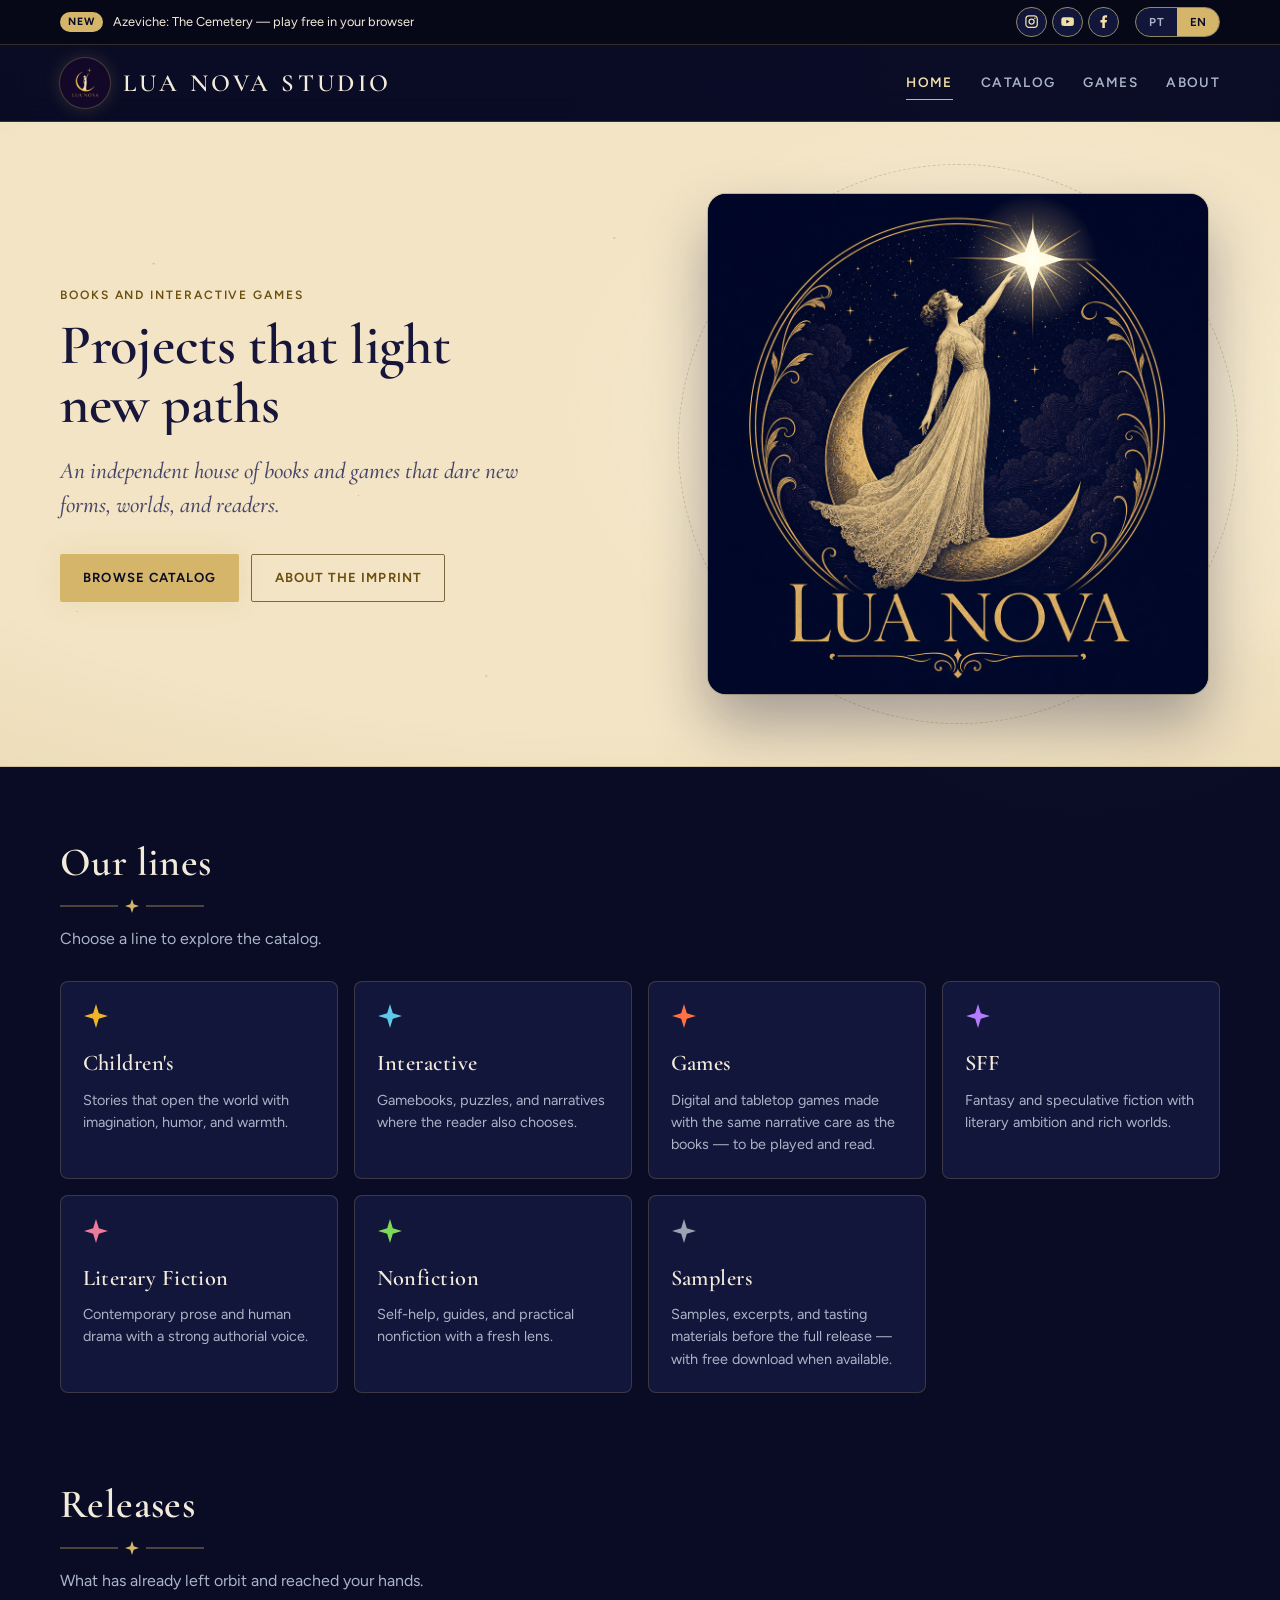
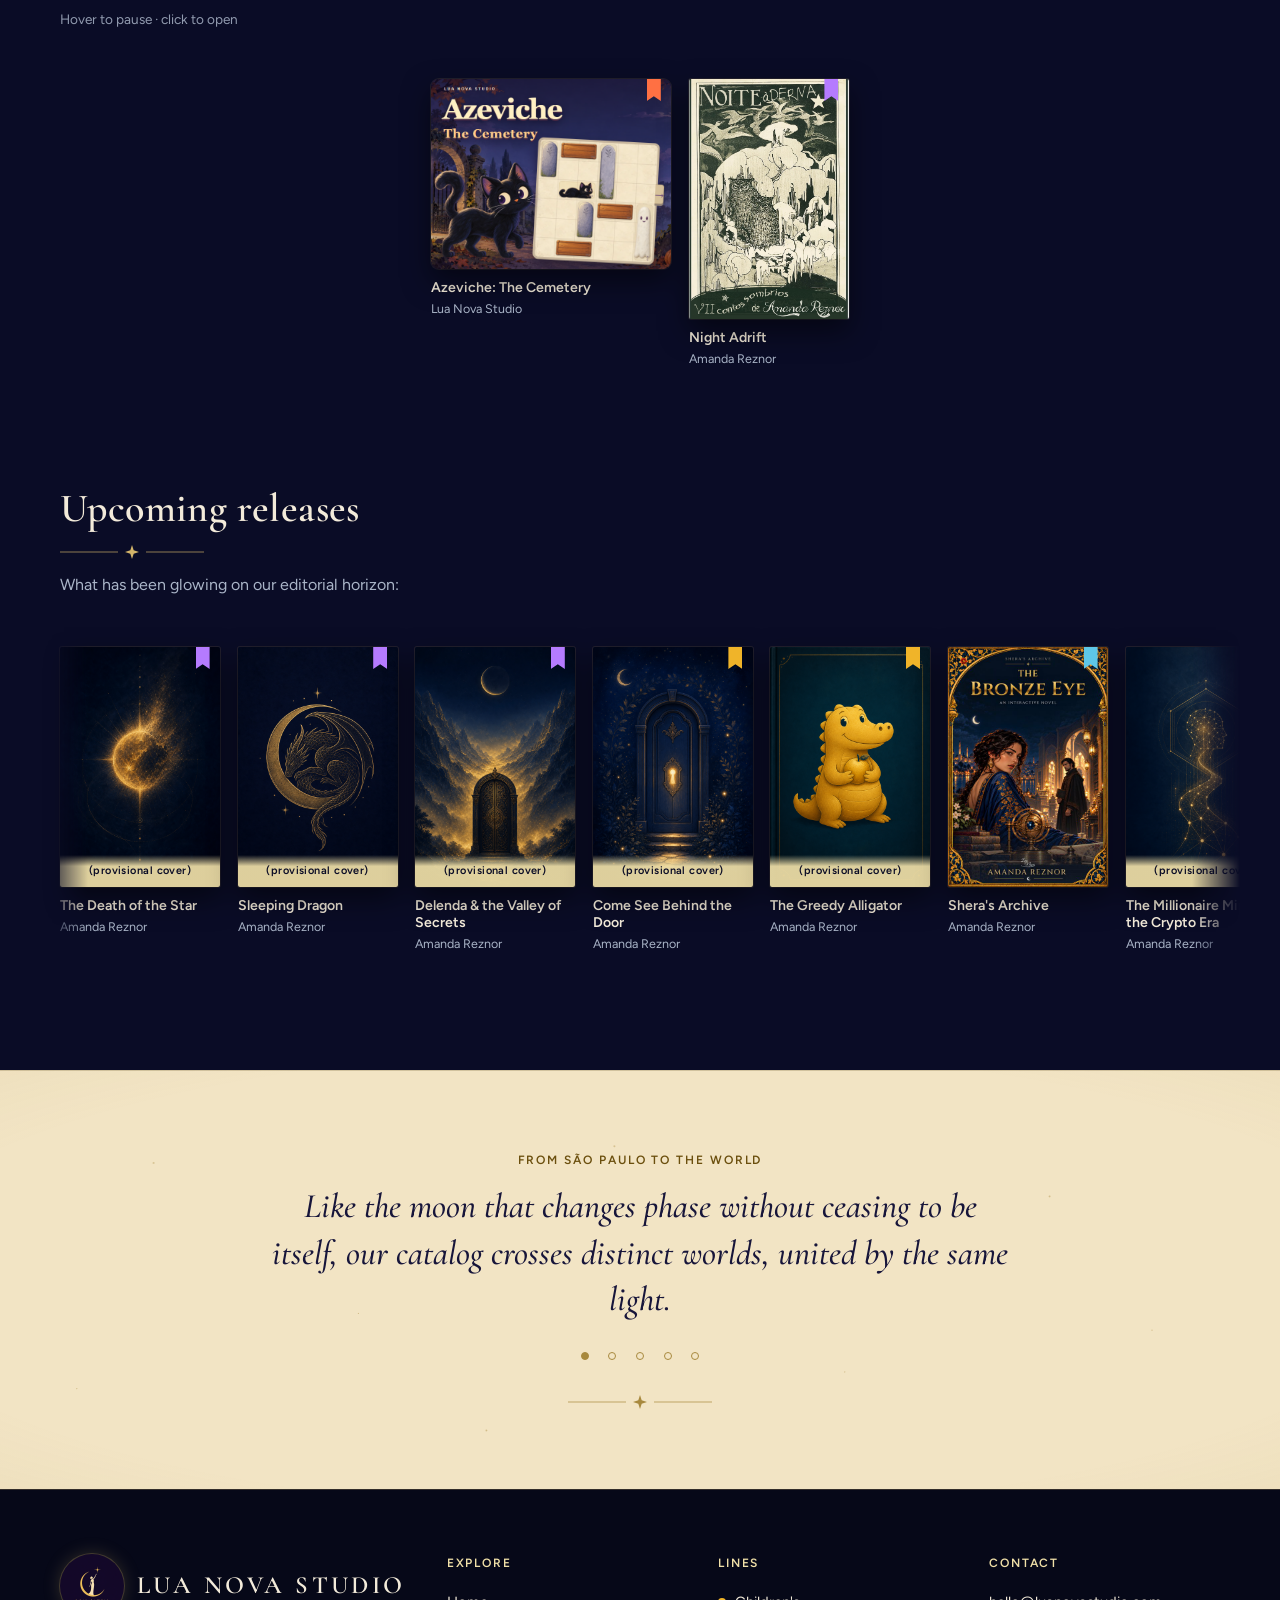
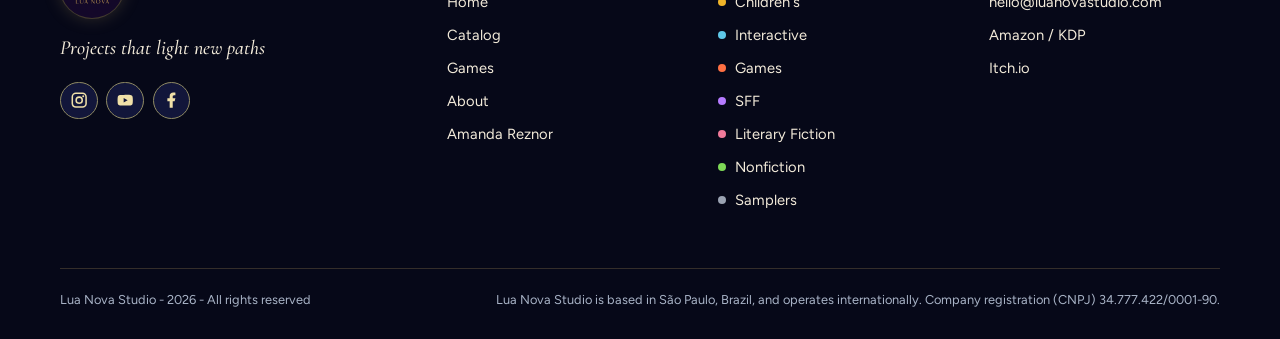
<file: index.html>
<!DOCTYPE html>
<html lang="pt-BR" data-lang="pt">
  <head>
    <meta charset="UTF-8" />
    <meta name="viewport" content="width=device-width, initial-scale=1" />
    <meta name="color-scheme" content="dark light" />
    <meta name="theme-color" content="#060818" />
    <title>Lua Nova Studio</title>
    <meta name="description" content="Lua Nova Studio — casa independente de livros e jogos. Editora Lua Nova: LitFan, infantil, interativo, romance e não ficção." />
    <link rel="icon" href="assets/brand/logo-minimalista-lua-nova.png" type="image/png" />
    <link rel="apple-touch-icon" href="assets/brand/logo-minimalista-lua-nova.png" />
    <link rel="preconnect" href="https://fonts.googleapis.com" />
    <link rel="preconnect" href="https://fonts.gstatic.com" crossorigin />
    <link href="https://fonts.googleapis.com/css2?family=Cormorant+Garamond:ital,wght@0,500;0,600;0,700;1,500&family=Figtree:wght@400;500;600;700&display=swap" rel="stylesheet" />
    <link rel="stylesheet" href="css/styles.css" />
  </head>
  <body data-page="home">
    <a class="skip-link" href="#conteudo">Skip / Pular</a>

    <div class="topbar">
      <div class="topbar-inner">
        <p class="topbar-note">
          <span class="topbar-tag" data-i18n="ui.topbarTag">Novo</span>
          <a href="livro.html?id=azeviche-the-cemetery" data-i18n="ui.topbarNote">Azeviche: O Cemitério — jogue grátis no navegador</a>
        </p>
        <div class="topbar-actions">
          <div class="social-row">
            <a class="social-icon" href="https://www.instagram.com/luanova_studio/" target="_blank" rel="noopener noreferrer" aria-label="Instagram" title="Instagram"><svg viewBox="0 0 24 24" aria-hidden="true"><path fill="currentColor" d="M7.8 2h8.4C19.4 2 22 4.6 22 7.8v8.4a5.8 5.8 0 0 1-5.8 5.8H7.8C4.6 22 2 19.4 2 16.2V7.8A5.8 5.8 0 0 1 7.8 2m-.2 2A3.6 3.6 0 0 0 4 7.6v8.8C4 18.39 5.61 20 7.6 20h8.8a3.6 3.6 0 0 0 3.6-3.6V7.6C20 5.61 18.39 4 16.4 4H7.6m9.65 1.5a1.25 1.25 0 0 1 1.25 1.25A1.25 1.25 0 0 1 17.25 8 1.25 1.25 0 0 1 16 6.75a1.25 1.25 0 0 1 1.25-1.25M12 7a5 5 0 0 1 5 5 5 5 0 0 1-5 5 5 5 0 0 1-5-5 5 5 0 0 1 5-5m0 2a3 3 0 0 0-3 3 3 3 0 0 0 3 3 3 3 0 0 0 3-3 3 3 0 0 0-3-3z"/></svg></a>
            <a class="social-icon" href="https://www.youtube.com/@luanova_studio" target="_blank" rel="noopener noreferrer" aria-label="YouTube" title="YouTube"><svg viewBox="0 0 24 24" aria-hidden="true"><path fill="currentColor" d="M10 15l5.19-3L10 9v6m11.56-7.83c.13.47.22 1.1.28 1.9.07.8.1 1.49.1 2.09L22 12c0 2.19-.16 3.8-.44 4.83-.25.9-.83 1.48-1.73 1.73-.47.13-1.33.22-2.65.28-1.3.07-2.49.1-3.59.1L12 19c-4.19 0-6.8-.16-7.83-.44-.9-.25-1.48-.83-1.73-1.73-.13-.47-.22-1.1-.28-1.9-.07-.8-.1-1.49-.1-2.09L2 12c0-2.19.16-3.8.44-4.83.25-.9.83-1.48 1.73-1.73.47-.13 1.33-.22 2.65-.28 1.3-.07 2.49-.1 3.59-.1L12 5c4.19 0 6.8.16 7.83.44.9.25 1.48.83 1.73 1.73z"/></svg></a>
            <a class="social-icon" href="https://www.facebook.com/profile.php?id=61592613926631" target="_blank" rel="noopener noreferrer" aria-label="Facebook" title="Facebook"><svg viewBox="0 0 24 24" aria-hidden="true"><path fill="currentColor" d="M14 13.5h2.5l1-4H14v-2c0-1.03 0-2 2-2h1.5V2.14c-.326-.043-1.557-.14-2.857-.14C11.928 2 10 3.657 10 6.7v2.8H7v4h3V22h4v-8.5z"/></svg></a>
          </div>
          <div class="lang-toggle" role="group" aria-label="Idioma / Language">
            <button type="button" data-lang="pt" aria-pressed="true">PT</button>
            <button type="button" data-lang="en" aria-pressed="false">EN</button>
          </div>
        </div>
      </div>
    </div>

    <header class="site-header">
      <div class="header-inner">
        <a class="brand" href="index.html" aria-label="Lua Nova Studio">
          <img class="brand-logo" src="assets/brand/logo-minimalista-lua-nova.png" alt="" width="50" height="50" />
          <span class="brand-name">Lua Nova Studio</span>
        </a>
        <div class="header-actions">
          <nav class="nav" aria-label="Principal">
            <a href="index.html" aria-current="page" data-i18n="ui.navHome">Início</a>
            <a href="catalogo.html" data-i18n="ui.navCatalog">Catálogo</a>
            <a href="catalogo.html#selo-jogos" data-i18n="ui.navGames">Jogos</a>
            <a href="sobre.html" data-i18n="ui.navAbout">Sobre</a>
          </nav>
        </div>
      </div>
    </header>

    <main id="conteudo">
      <section class="hero theme-light" aria-labelledby="hero-title">
        <div class="hero-stars" aria-hidden="true"></div>
        <div class="hero-inner">
          <div class="hero-copy">
            <p class="section-eyebrow" data-i18n="ui.heroEyebrow">Livros e jogos interativos</p>
            <h1 class="hero-title" id="hero-title" data-i18n="site.tagline">Projetos que iluminam novos caminhos</h1>
            <p class="hero-lead" data-i18n="ui.heroLead">
              Casa independente de livros e jogos que ousam novos formatos, mundos e leitores.
            </p>
            <div class="hero-cta">
              <a class="btn btn-primary" href="catalogo.html" data-i18n="ui.ctaCatalog">Ver catálogo</a>
              <a class="btn btn-ghost" href="sobre.html" data-i18n="ui.ctaAbout">Conhecer o selo</a>
            </div>
          </div>
          <div class="hero-emblem">
            <img
              src="assets/brand/logo-artistico-lua-nova.png"
              alt="Lua Nova Studio — mulher no crescente alcançando a estrela"
              width="840"
              height="840"
            />
            <span class="star-glow" aria-hidden="true"></span>
          </div>
        </div>
      </section>

      <section class="section wrap" aria-labelledby="seals-title">
        <div class="section-head">
          <h2 id="seals-title" data-i18n="ui.sealsTitle">Nossos selos</h2>
          <p data-i18n="ui.sealsHomeLead">
            Escolha uma linha para explorar o catálogo.
          </p>
        </div>
        <div class="seals-grid" data-seals-home></div>
      </section>

      <section class="section wrap" id="destaques" aria-labelledby="published-title">
        <div class="section-head">
          <h2 id="published-title" data-i18n="ui.publishedTitle">Lançamentos</h2>
          <p data-i18n="ui.publishedLead">O que já saiu da órbita e chegou às suas mãos.</p>
          <p class="hint" data-i18n="ui.hoverHint">Passe o mouse para pausar · clique para abrir</p>
        </div>
        <div class="carousel" data-carousel data-carousel-published>
          <div class="carousel-track"></div>
        </div>
      </section>

      <section class="section wrap" aria-labelledby="upcoming-title">
        <div class="section-head">
          <h2 id="upcoming-title" data-i18n="ui.upcomingTitle">Próximos lançamentos</h2>
          <p data-i18n="ui.upcomingLead">O que anda brilhando em nosso horizonte editorial:</p>
        </div>
        <div class="carousel" data-carousel data-carousel-upcoming>
          <div class="carousel-track"></div>
        </div>
      </section>
    </main>

    <section class="manifesto theme-light" aria-labelledby="manifesto-title">
      <div class="hero-stars" aria-hidden="true"></div>
      <p class="section-eyebrow" id="manifesto-title" data-i18n="ui.manifestoEyebrow">De São Paulo para o mundo</p>
      <blockquote data-i18n="ui.manifestoQuote">Como a lua que muda de fase sem deixar de ser a mesma, nosso catálogo atravessa mundos distintos, unidos pela mesma luz.</blockquote>
      <div class="manifesto-orn" aria-hidden="true"></div>
    </section>

    <footer class="site-footer">
      <div class="wrap">
        <div class="footer-grid">
          <div class="footer-brand">
            <a class="brand" href="index.html" aria-label="Lua Nova Studio">
              <img class="brand-logo" src="assets/brand/logo-minimalista-lua-nova.png" alt="" width="64" height="64" />
              <span class="brand-name">Lua Nova Studio</span>
            </a>
            <p class="footer-tagline" data-i18n="site.tagline">Projetos que iluminam novos caminhos</p>
            <div class="social-row">
              <a class="social-icon" href="https://www.instagram.com/luanova_studio/" target="_blank" rel="noopener noreferrer" aria-label="Instagram" title="Instagram"><svg viewBox="0 0 24 24" aria-hidden="true"><path fill="currentColor" d="M7.8 2h8.4C19.4 2 22 4.6 22 7.8v8.4a5.8 5.8 0 0 1-5.8 5.8H7.8C4.6 22 2 19.4 2 16.2V7.8A5.8 5.8 0 0 1 7.8 2m-.2 2A3.6 3.6 0 0 0 4 7.6v8.8C4 18.39 5.61 20 7.6 20h8.8a3.6 3.6 0 0 0 3.6-3.6V7.6C20 5.61 18.39 4 16.4 4H7.6m9.65 1.5a1.25 1.25 0 0 1 1.25 1.25A1.25 1.25 0 0 1 17.25 8 1.25 1.25 0 0 1 16 6.75a1.25 1.25 0 0 1 1.25-1.25M12 7a5 5 0 0 1 5 5 5 5 0 0 1-5 5 5 5 0 0 1-5-5 5 5 0 0 1 5-5m0 2a3 3 0 0 0-3 3 3 3 0 0 0 3 3 3 3 0 0 0 3-3 3 3 0 0 0-3-3z"/></svg></a>
              <a class="social-icon" href="https://www.youtube.com/@luanova_studio" target="_blank" rel="noopener noreferrer" aria-label="YouTube" title="YouTube"><svg viewBox="0 0 24 24" aria-hidden="true"><path fill="currentColor" d="M10 15l5.19-3L10 9v6m11.56-7.83c.13.47.22 1.1.28 1.9.07.8.1 1.49.1 2.09L22 12c0 2.19-.16 3.8-.44 4.83-.25.9-.83 1.48-1.73 1.73-.47.13-1.33.22-2.65.28-1.3.07-2.49.1-3.59.1L12 19c-4.19 0-6.8-.16-7.83-.44-.9-.25-1.48-.83-1.73-1.73-.13-.47-.22-1.1-.28-1.9-.07-.8-.1-1.49-.1-2.09L2 12c0-2.19.16-3.8.44-4.83.25-.9.83-1.48 1.73-1.73.47-.13 1.33-.22 2.65-.28 1.3-.07 2.49-.1 3.59-.1L12 5c4.19 0 6.8.16 7.83.44.9.25 1.48.83 1.73 1.73z"/></svg></a>
              <a class="social-icon" href="https://www.facebook.com/profile.php?id=61592613926631" target="_blank" rel="noopener noreferrer" aria-label="Facebook" title="Facebook"><svg viewBox="0 0 24 24" aria-hidden="true"><path fill="currentColor" d="M14 13.5h2.5l1-4H14v-2c0-1.03 0-2 2-2h1.5V2.14c-.326-.043-1.557-.14-2.857-.14C11.928 2 10 3.657 10 6.7v2.8H7v4h3V22h4v-8.5z"/></svg></a>
            </div>
          </div>
          <nav class="footer-col" aria-labelledby="footer-explore">
            <h2 id="footer-explore" data-i18n="ui.footerExplore">Navegue</h2>
            <ul>
              <li><a href="index.html" data-i18n="ui.navHome">Início</a></li>
              <li><a href="catalogo.html" data-i18n="ui.navCatalog">Catálogo</a></li>
              <li><a href="catalogo.html#selo-jogos" data-i18n="ui.navGames">Jogos</a></li>
              <li><a href="sobre.html" data-i18n="ui.navAbout">Sobre</a></li>
              <li><a href="autor.html?id=amanda-reznor">Amanda Reznor</a></li>
            </ul>
          </nav>
          <nav class="footer-col" aria-labelledby="footer-lines">
            <h2 id="footer-lines" data-i18n="ui.footerLines">Selos</h2>
            <ul>
              <li><a href="catalogo.html#selo-infantil"><span class="footer-dot" style="--seal-color:#f0b429" aria-hidden="true"></span><span data-i18n="seals.0.name">Infantil</span></a></li>
              <li><a href="catalogo.html#selo-interativo"><span class="footer-dot" style="--seal-color:#5ec8e8" aria-hidden="true"></span><span data-i18n="seals.1.name">Interativo</span></a></li>
              <li><a href="catalogo.html#selo-jogos"><span class="footer-dot" style="--seal-color:#ff7043" aria-hidden="true"></span><span data-i18n="seals.2.name">Jogos</span></a></li>
              <li><a href="catalogo.html#selo-litfan"><span class="footer-dot" style="--seal-color:#b57bff" aria-hidden="true"></span><span data-i18n="seals.3.name">LitFan</span></a></li>
              <li><a href="catalogo.html#selo-romance"><span class="footer-dot" style="--seal-color:#f07a9a" aria-hidden="true"></span><span data-i18n="seals.4.name">Romance</span></a></li>
              <li><a href="catalogo.html#selo-tecnico"><span class="footer-dot" style="--seal-color:#7ed957" aria-hidden="true"></span><span data-i18n="seals.5.name">Técnico</span></a></li>
              <li><a href="catalogo.html#selo-degustacoes"><span class="footer-dot" style="--seal-color:#9aa3b2" aria-hidden="true"></span><span data-i18n="seals.6.name">Degustações</span></a></li>
            </ul>
          </nav>
          <div class="footer-col">
            <h2 data-i18n="ui.contactTitle">Contato</h2>
            <ul>
              <li><a href="mailto:hello@luanovastudio.com">hello@luanovastudio.com</a></li>
              <li><a href="https://www.amazon.com.br/s?k=Amanda+Reznor" target="_blank" rel="noopener noreferrer">Amazon / KDP</a></li>
              <li><a href="https://luanovastudio.itch.io/" target="_blank" rel="noopener noreferrer">Itch.io</a></li>
            </ul>
          </div>
        </div>
        <div class="footer-bottom">
          <p class="footer-copy" data-i18n="ui.footerRights">Lua Nova Studio - {year} - Todos os direitos reservados</p>
          <p class="footer-note" data-i18n="about.note">A Lua Nova Studio tem sede em São Paulo, Brasil, e atua internacionalmente.</p>
        </div>
      </div>
    </footer>

    <script src="js/data.js"></script>
    <script src="js/i18n.js"></script>
    <script src="js/carousel.js"></script>
    <script src="js/app.js"></script>
  </body>
</html>
</file>
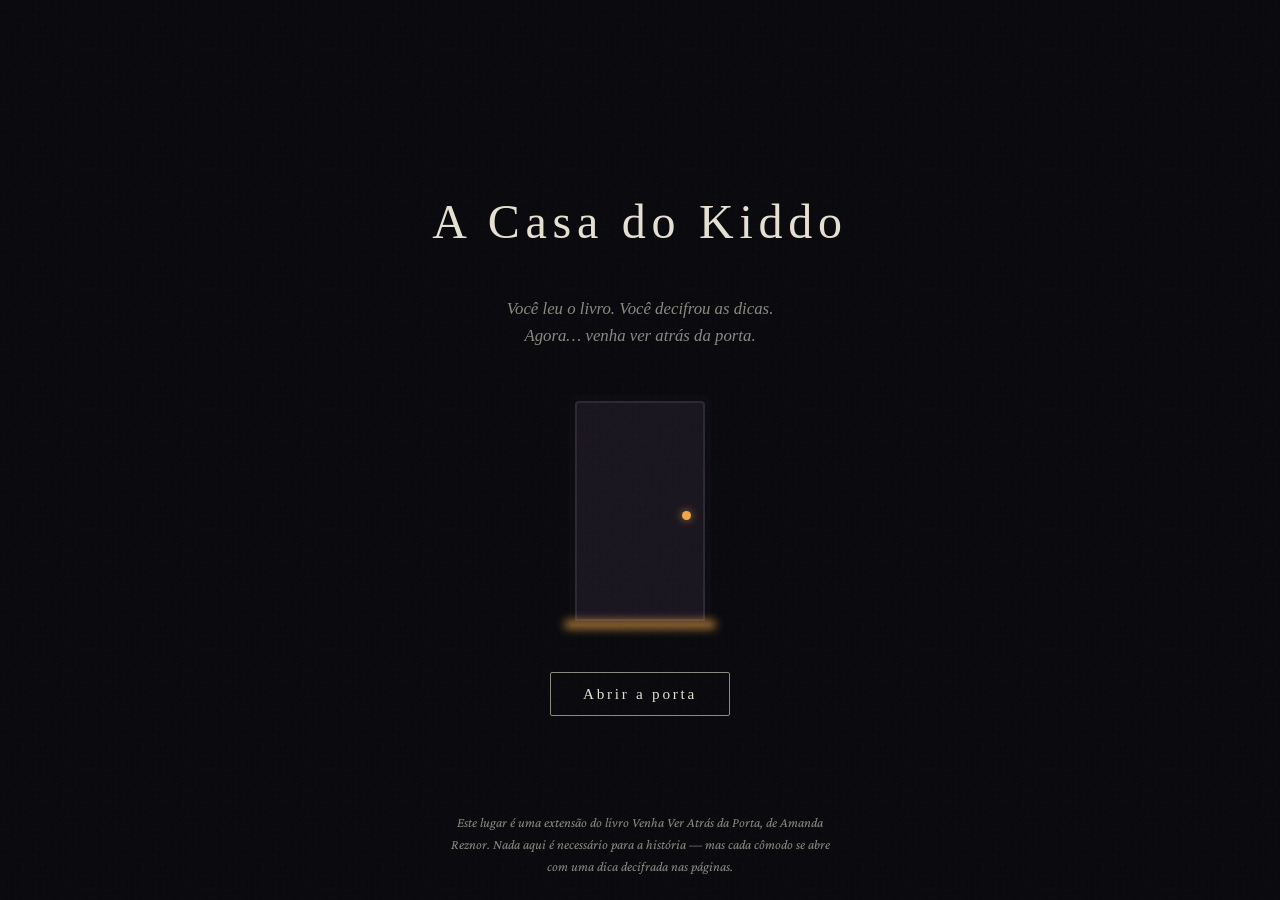
<file: casa-do-kiddo/index.html>
<!DOCTYPE html>
<html lang="pt-BR">
<head>
<meta charset="UTF-8">
<meta name="viewport" content="width=device-width, initial-scale=1.0">
<title>A Casa do Kiddo — Venha Ver Atrás da Porta</title>
<meta name="description" content="Extensão interativa do livro Venha Ver Atrás da Porta, de Amanda Reznor. Abra os cômodos com as dicas decifradas.">
<meta property="og:title" content="A Casa do Kiddo">
<meta property="og:description" content="Venha ver atrás da porta — o site companheiro do livro.">
<meta property="og:type" content="website">
<link rel="icon" href="favicon.svg" type="image/svg+xml">

<link rel="preconnect" href="https://fonts.googleapis.com">
<link href="https://fonts.googleapis.com/css2?family=IM+Fell+English+SC&family=IM+Fell+English:ital@0;1&family=Crimson+Pro:ital,wght@0,300;0,400;0,600;1,300;1,400&display=swap" rel="stylesheet">
<style>
:root{
  --noite:#0a0a0e;
  --breu:#111116;
  --osso:#e6e1d3;
  --cinza:#8d8a80;
  --vela:#f0a848;
  --r1:#e85c4a; --r2:#f0813e; --r3:#e8cb52; --r4:#41c47e; --r5:#54a6e0; --r6:#a07ce0; --r7:#c07ce0;
  --serif:'Crimson Pro',serif;
  --display:'IM Fell English SC',serif;
  --fell:'IM Fell English',serif;
}
*{margin:0;padding:0;box-sizing:border-box}
html{scroll-behavior:smooth}
body{
  background:var(--noite);
  color:var(--osso);
  font-family:var(--serif);
  font-size:19px;
  line-height:1.6;
  overflow-x:hidden;
}
::selection{background:var(--vela);color:var(--noite)}
button{font-family:inherit;cursor:pointer}
:focus-visible{outline:2px solid var(--vela);outline-offset:3px}

/* ---------- grain / atmosphere ---------- */
body::after{
  content:'';position:fixed;inset:0;pointer-events:none;z-index:120;opacity:.05;
  background-image:url("data:image/svg+xml,%3Csvg xmlns='http://www.w3.org/2000/svg' width='120' height='120'%3E%3Cfilter id='n'%3E%3CfeTurbulence baseFrequency='.85' numOctaves='2'/%3E%3C/filter%3E%3Crect width='120' height='120' filter='url(%23n)' opacity='.9'/%3E%3C/svg%3E");
}

/* ---------- entrada: a porta ---------- */
#porta-cena{
  min-height:100vh;display:flex;flex-direction:column;align-items:center;justify-content:center;
  gap:2.2rem;padding:2rem;text-align:center;position:relative;
}
#porta-cena h1{
  font-family:var(--display);font-weight:400;letter-spacing:.12em;
  font-size:clamp(1.6rem,4.6vw,3rem);color:var(--osso);
}
#porta-cena .vinheta{font-family:var(--fell);font-style:italic;color:var(--cinza);font-size:1.05rem;max-width:34ch}
.porta-wrap{perspective:900px;margin:1rem 0}
.porta{
  width:130px;height:220px;background:#1a1620;border:2px solid #2e2836;border-radius:4px 4px 0 0;
  position:relative;transform-origin:left center;transition:transform 1.6s cubic-bezier(.6,0,.2,1);
  box-shadow:0 0 0 6px #0d0c11;
}
.porta::before{ /* maçaneta */
  content:'';position:absolute;right:12px;top:50%;width:9px;height:9px;border-radius:50%;
  background:var(--vela);box-shadow:0 0 8px rgba(240,168,72,.7);
}
.porta-luz{ /* fresta de luz sob a porta */
  position:absolute;left:50%;bottom:-7px;transform:translateX(-50%);
  width:150px;height:7px;background:var(--vela);filter:blur(5px);opacity:.85;
  animation:tremula 2.6s ease-in-out infinite;
}
@keyframes tremula{0%,100%{opacity:.85;width:150px}45%{opacity:.55;width:140px}70%{opacity:.95;width:156px}}
.porta-wrap.aberta .porta{transform:rotateY(-78deg)}
#entrar{
  background:none;border:1px solid var(--cinza);color:var(--osso);
  font-family:var(--display);letter-spacing:.18em;font-size:.95rem;
  padding:.75rem 2rem;border-radius:2px;transition:border-color .3s,color .3s,box-shadow .3s;
}
#entrar:hover{border-color:var(--vela);color:var(--vela);box-shadow:0 0 18px rgba(240,168,72,.15)}
.aviso-livro{position:absolute;bottom:1.4rem;font-size:.85rem;color:var(--cinza);font-style:italic;max-width:52ch;padding:0 1rem}

/* ---------- a casa ---------- */
#casa{display:none;min-height:100vh;padding:4rem 1rem 6rem;position:relative}
#casa.visivel{display:block}
.casa-topo{text-align:center;margin-bottom:2.6rem}
.casa-topo h2{font-family:var(--display);font-weight:400;letter-spacing:.14em;font-size:clamp(1.3rem,3.4vw,2rem)}
.casa-topo p{color:var(--cinza);font-style:italic;font-size:1rem;max-width:56ch;margin:.6rem auto 0}
.casa-mapa{
  max-width:860px;margin:0 auto;display:grid;gap:14px;position:relative;border-radius:6px;
  grid-template-columns:1fr 1fr 1fr;
  grid-template-areas:
    "telhado telhado telhado"
    "quarto corredor sala"
    "escritorio hall relogio"
    "jardim jardim jardim";
}
.telhado{
  grid-area:telhado;height:56px;position:relative;
}
.telhado::before{
  content:'';position:absolute;left:6%;right:6%;bottom:0;height:0;
  border-left:44vw solid transparent;border-right:44vw solid transparent;
  border-bottom:52px solid #16141c;max-width:100%;
  border-left-width:calc(min(44vw,392px));border-right-width:calc(min(44vw,392px));
  left:50%;transform:translateX(-50%);
}
.comodo{
  grid-area:auto;background:var(--breu);border:1px solid #23212b;border-radius:4px;
  min-height:170px;padding:1.1rem;position:relative;text-align:left;color:var(--osso);
  display:flex;flex-direction:column;justify-content:flex-end;gap:.35rem;
  transition:border-color .35s,box-shadow .35s,transform .35s;overflow:hidden;
}
.comodo .num{font-family:var(--display);font-size:.75rem;letter-spacing:.2em;color:var(--cinza)}
.comodo .nome{font-family:var(--display);font-size:1.05rem;letter-spacing:.06em}
.comodo .estado{font-size:.82rem;color:var(--cinza);font-style:italic}
.comodo .fechadura{
  position:absolute;top:14px;right:14px;width:22px;height:22px;opacity:.75;
}
.comodo:hover{transform:translateY(-2px)}
.comodo[data-aberto="true"]{border-color:var(--cor);position:relative;z-index:6;
  box-shadow:0 0 22px color-mix(in srgb,var(--cor) 22%,transparent), inset 0 0 40px color-mix(in srgb,var(--cor) 8%,transparent)}
.comodo[data-aberto="true"] .num{color:color-mix(in srgb,var(--cor) 60%,var(--cinza))}
.comodo[data-aberto="true"] .nome{color:var(--cor);text-shadow:0 0 12px color-mix(in srgb,var(--cor) 55%,transparent)}
.comodo[data-aberto="true"]:hover{box-shadow:0 0 26px color-mix(in srgb,var(--cor) 30%,transparent)}
.comodo[data-aberto="false"]{color:var(--cinza)}
.comodo[data-aberto="false"]:hover{border-color:#3a3646}
#c-quarto{grid-area:quarto;--cor:var(--r1)}
#c-escritorio{grid-area:escritorio;--cor:var(--r2)}
#c-sala{grid-area:sala;--cor:var(--r3)}
#c-corredor{grid-area:corredor;--cor:var(--r4)}
#c-hall{grid-area:hall;--cor:var(--r5)}
#c-jardim{grid-area:jardim;--cor:var(--r6);min-height:130px}

/* lanterna: máscara de escuridão sobre o mapa */
#lanterna{
  position:absolute;inset:0;pointer-events:none;z-index:5;border-radius:6px;
  background:radial-gradient(circle 190px at var(--mx,50%) var(--my,40%),transparent 0%,rgba(6,6,9,.86) 62%);
  transition:opacity .5s;
}
.casa-mapa-wrap{position:relative;max-width:860px;margin:0 auto}
.casa-rodape{max-width:860px;margin:1.6rem auto 0;display:flex;align-items:center;justify-content:space-between;gap:1rem;flex-wrap:wrap}
#modo-autora{
  background:none;border:1px dashed #3a3646;color:var(--cinza);font-size:.78rem;
  padding:.45rem .9rem;border-radius:2px;letter-spacing:.06em;
}
#modo-autora:hover{color:var(--osso);border-color:var(--cinza)}

/* vela de progresso */
.vela-progresso{display:flex;align-items:flex-end;gap:.8rem}
.vela-svg{width:34px;height:64px}
.vela-legenda{font-size:.82rem;color:var(--cinza);font-style:italic}
.chama{transform-origin:50% 100%;transform:scale(var(--chama,0));transition:transform 1.2s ease;animation:dancachama 1.8s ease-in-out infinite}
@keyframes dancachama{0%,100%{transform:scale(var(--chama,0)) rotate(-2deg)}50%{transform:scale(calc(var(--chama,0)*1.08)) rotate(2.5deg)}}

/* ---------- modal do cômodo ---------- */
#veu{
  position:fixed;inset:0;background:rgba(4,4,7,.88);z-index:60;display:none;
  align-items:center;justify-content:center;padding:1.2rem;
}
#veu.visivel{display:flex}
.quarto-modal{
  width:min(680px,100%);max-height:92vh;overflow-y:auto;background:#0e0d13;
  border:1px solid var(--cor,#2e2836);border-radius:6px;padding:2.2rem 2rem 2.4rem;position:relative;
  box-shadow:0 0 60px color-mix(in srgb,var(--cor,#000) 22%,transparent);
}
.quarto-modal .fechar{
  position:absolute;top:12px;right:14px;background:none;border:none;color:var(--cinza);
  font-size:1.5rem;line-height:1;padding:.3rem .5rem;
}
.quarto-modal .fechar:hover{color:var(--osso)}
.quarto-modal .eyebrow{font-family:var(--display);font-size:.78rem;letter-spacing:.24em;color:var(--cor);text-shadow:0 0 10px color-mix(in srgb,var(--cor) 50%,transparent)}
.quarto-modal h3{font-family:var(--display);font-weight:400;font-size:1.7rem;letter-spacing:.06em;margin:.3rem 0 1.2rem;text-shadow:0 0 14px color-mix(in srgb,var(--cor) 30%,transparent)}
.objeto-palco{
  height:150px;display:flex;align-items:center;justify-content:center;margin-bottom:1.4rem;
  background:radial-gradient(ellipse at center,color-mix(in srgb,var(--cor) 10%,transparent),transparent 70%);
  border-radius:4px;
}
.objeto-palco svg{height:110px;filter:drop-shadow(0 0 14px color-mix(in srgb,var(--cor) 35%,transparent))}
.objeto-legenda{font-family:var(--fell);font-style:italic;color:var(--cinza);text-align:center;
  font-size:.98rem;margin:-.4rem 0 1.3rem;letter-spacing:.01em}
.sussurro{
  font-family:var(--fell);font-style:italic;color:var(--cinza);text-align:center;font-size:1.05rem;
  margin-bottom:1.5rem;min-height:1.6em;
}
.sussurro span{opacity:0;animation:sussurra 3.4s ease forwards}
@keyframes sussurra{0%{opacity:0}25%{opacity:.9}80%{opacity:.9}100%{opacity:.45}}
.memoria{border-left:2px solid var(--cor);padding:.2rem 0 .2rem 1.1rem;margin-bottom:1.4rem}
.memoria .rotulo{font-family:var(--display);font-size:.72rem;letter-spacing:.22em;color:var(--cor);display:block;margin-bottom:.35rem}
.memoria p{font-size:1.02rem;color:var(--osso)}
.trava-form{margin-top:.6rem}
.trava-form label{display:block;font-size:.9rem;color:var(--cinza);font-style:italic;margin-bottom:.55rem}
.linha-chave{display:flex;gap:.6rem;flex-wrap:wrap}
.linha-chave input{
  flex:1;min-width:200px;background:#08080c;border:1px solid #2e2836;color:var(--osso);
  font-family:var(--serif);font-size:1rem;padding:.65rem .9rem;border-radius:2px;letter-spacing:.06em;
}
.linha-chave input:focus{border-color:var(--cor);outline:none}
.linha-chave button{
  background:none;border:1px solid var(--cor);color:var(--cor);font-family:var(--display);
  letter-spacing:.14em;font-size:.85rem;padding:.6rem 1.3rem;border-radius:2px;transition:background .3s,color .3s;
}
.linha-chave button:hover{background:var(--cor);color:var(--noite)}
.feedback{font-size:.88rem;font-style:italic;margin-top:.6rem;min-height:1.3em}
.feedback.erro{color:#c0392b}
.feedback.ok{color:var(--cor)}
.tremido{animation:treme .4s ease}
@keyframes treme{0%,100%{transform:translateX(0)}25%{transform:translateX(-6px)}50%{transform:translateX(5px)}75%{transform:translateX(-3px)}}

/* ---------- ritual final ---------- */
#ritual{display:none;max-width:640px;margin:0 auto;padding:3.5rem 1.2rem 5rem;text-align:center}
#ritual.visivel{display:block}
#ritual h2{font-family:var(--display);font-weight:400;letter-spacing:.14em;font-size:1.6rem;margin-bottom:.8rem}
#ritual p{color:var(--cinza);font-style:italic;margin-bottom:1.4rem}
#ritual .linha-chave{justify-content:center}
#ritual .linha-chave input{max-width:260px;text-align:center;letter-spacing:.4em;text-transform:uppercase}
#ritual{--cor:var(--vela)}

/* cena final */
#final{
  position:fixed;inset:0;z-index:90;background:var(--noite);display:none;
  flex-direction:column;align-items:center;justify-content:center;text-align:center;padding:2rem;gap:1.4rem;
}
#final.visivel{display:flex}
#final .vela-grande{width:90px;height:190px}
#final h2{font-family:var(--display);font-weight:400;letter-spacing:.16em;font-size:clamp(1.3rem,4vw,2rem);opacity:0;animation:surge 2.5s 2.2s ease forwards}
#final p{font-family:var(--fell);font-style:italic;color:var(--cinza);max-width:44ch;opacity:0;animation:surge 2.5s 3.2s ease forwards}
#final a{
  color:var(--vela);text-decoration:none;border:1px solid var(--vela);padding:.7rem 1.6rem;border-radius:2px;
  font-family:var(--display);letter-spacing:.14em;font-size:.9rem;opacity:0;animation:surge 2.5s 4.2s ease forwards;
  transition:background .3s,color .3s;
}
#final a:hover{background:var(--vela);color:var(--noite)}
#final .nota-final{font-size:.82rem;opacity:0;animation:surge 2.5s 5s ease forwards}
@keyframes surge{to{opacity:1}}
#final .chama-final{transform-origin:50% 100%;transform:scale(0);animation:acende 2.4s .6s cubic-bezier(.3,1.4,.5,1) forwards,dancachama 1.8s 3s ease-in-out infinite}
@keyframes acende{0%{transform:scale(0)}60%{transform:scale(1.25)}100%{transform:scale(1)}}
#final .halo{
  position:absolute;inset:0;pointer-events:none;
  background:radial-gradient(circle at 50% 46%,rgba(240,168,72,.14),transparent 55%);
  opacity:0;animation:surge 3s 1.4s ease forwards;
}

@media (max-width:640px){
  .casa-mapa{grid-template-columns:1fr 1fr;grid-template-areas:
    "telhado telhado" "quarto corredor" "sala escritorio" "hall relogio" "jardim jardim"}
  #lanterna{background:radial-gradient(circle 150px at var(--mx,50%) var(--my,30%),transparent 0%,rgba(6,6,9,.82) 62%)}
}
@media (prefers-reduced-motion:reduce){
  *,*::before,*::after{animation-duration:.01s !important;transition-duration:.01s !important}
  #lanterna{display:none}
}
</style>
</head>
<body>

<!-- ==================== ENTRADA ==================== -->
<section id="porta-cena" aria-label="Entrada">
  <h1>A Casa do Kiddo</h1>
  <p class="vinheta">Você leu o livro. Você decifrou as dicas.<br>Agora… venha ver atrás da porta.</p>
  <div class="porta-wrap" id="porta-wrap" aria-hidden="true">
    <div class="porta"></div>
    <div class="porta-luz"></div>
  </div>
  <button id="entrar">Abrir a porta</button>
  <p class="aviso-livro">Este lugar é uma extensão do livro <em>Venha Ver Atrás da Porta</em>, de Amanda Reznor.
  Nada aqui é necessário para a história — mas cada cômodo se abre com uma dica decifrada nas páginas.</p>
</section>

<!-- ==================== A CASA ==================== -->
<section id="casa" aria-label="Mapa da casa">
  <div class="casa-topo">
    <h2>Está tudo escuro aqui.</h2>
    <p>Passe a sua luz pela casa. Seis cômodos estão trancados — cada um se abre com uma dica do livro,
    escrita do jeitinho que você decifrou. Abra todos e a última porta aparecerá.</p>
  </div>
  <div class="casa-mapa-wrap">
    <div class="casa-mapa" id="mapa">
      <div class="telhado" aria-hidden="true"></div>
      <button class="comodo" id="c-quarto" data-sala="quarto" data-aberto="false"></button>
      <button class="comodo" id="c-corredor" data-sala="corredor" data-aberto="false"></button>
      <button class="comodo" id="c-sala" data-sala="sala" data-aberto="false"></button>
      <button class="comodo" id="c-escritorio" data-sala="escritorio" data-aberto="false"></button>
      <button class="comodo" id="c-hall" data-sala="hall" data-aberto="false"></button>
      <button class="comodo" id="c-relogio" data-sala="relogio" data-aberto="false" style="grid-area:relogio;--cor:var(--r5)"></button>
      <button class="comodo" id="c-jardim" data-sala="jardim" data-aberto="false"></button>
      <div id="lanterna" aria-hidden="true"></div>
    </div>
    <div class="casa-rodape">
      <div class="vela-progresso" aria-live="polite">
        <svg class="vela-svg" viewBox="0 0 34 64" aria-hidden="true">
          <rect x="12" y="28" width="10" height="30" rx="2" fill="#d8d2c0"/>
          <rect x="16.4" y="22" width="1.2" height="7" fill="#555"/>
          <g class="chama" id="chama-prog">
            <ellipse cx="17" cy="17" rx="5.5" ry="9" fill="#f0a848"/>
            <ellipse cx="17" cy="19" rx="2.6" ry="4.6" fill="#fbe3b0"/>
          </g>
        </svg>
        <span class="vela-legenda" id="legenda-vela">A vela ainda está apagada. Cômodos abertos: 0 de 6.</span>
      </div>
      <button id="modo-autora" title="Atalho de revisão: abre todos os cômodos">modo autora — abrir tudo (revisão)</button>
    </div>
  </div>
</section>

<!-- ==================== RITUAL FINAL ==================== -->
<section id="ritual" aria-label="Ritual final">
  <h2>A última porta</h2>
  <p>Seis cômodos abertos. Seis letras em quadradinhos.<br>Você sabe a palavra. Diga por ele.</p>
  <div class="linha-chave">
    <input type="text" id="chave-final" maxlength="10" autocomplete="off" aria-label="Palavra final">
    <button id="botao-final">Dizer</button>
  </div>
  <p class="feedback" id="fb-final"></p>
</section>

<!-- ==================== MODAL ==================== -->
<div id="veu" role="dialog" aria-modal="true">
  <div class="quarto-modal" id="modal">
    <button class="fechar" id="fechar-modal" aria-label="Fechar">×</button>
    <span class="eyebrow" id="m-eyebrow"></span>
    <h3 id="m-titulo"></h3>
    <div class="objeto-palco" id="m-objeto"></div>
    <p class="sussurro" id="m-sussurro"></p>
    <div id="m-corpo"></div>
  </div>
</div>

<!-- ==================== CENA FINAL ==================== -->
<div id="final">
  <div class="halo" aria-hidden="true"></div>
  <svg class="vela-grande" viewBox="0 0 90 190" aria-hidden="true">
    <rect x="30" y="80" width="30" height="95" rx="4" fill="#d8d2c0"/>
    <rect x="43.5" y="62" width="3" height="20" fill="#555"/>
    <g class="chama-final">
      <ellipse cx="45" cy="46" rx="15" ry="26" fill="#f0a848"/>
      <ellipse cx="45" cy="52" rx="7" ry="13" fill="#fbe3b0"/>
    </g>
  </svg>
  <h2>Você acendeu a última vela.</h2>
  <p>Não para prender — para dizer adeus com carinho.<br>O Kiddo está livre. E ele não vai esquecer de você.</p>
  <a href="https://revstudio.itch.io/bedtime-fright" target="_blank" rel="noopener">Conheça o jogo Bedtime Fright</a>
  <p class="nota-final">Amanda Reznor · REV Studio · O livro conta a história completa — o jogo é outro jeito de vivê-la.</p>
</div>

<script>
/* ============ dados dos cômodos ============ */
const SALAS = {
  quarto:{
    num:'I', cor:'var(--r1)', nome:'O Quarto do Kiddo',
    chave:'ELAVEMPARATODOS', pista:'A primeira dica que você decifrou (ela vem para todos).',
    sussurro:'O perigo está em toda parte!',
    memoriaTitulo:'Fragmento de memória · A Pernuda',
    memoria:'Foi o papai quem trouxe a aranha de plástico, escondida no bolso do casaco. “Se você cuidar de uma aranha de mentira, as de verdade vão ter ciúme e ir embora.” Kiddo deu a ela o nome de Pernuda e, por muitas noites, funcionou.',
    objeto:`<svg viewBox="0 0 120 110"><g stroke="#e6e1d3" stroke-width="2.4" fill="none" stroke-linecap="round">
      <ellipse cx="60" cy="58" rx="15" ry="18" fill="#0e0d13"/>
      <circle cx="60" cy="40" r="8" fill="#0e0d13"/>
      <path d="M46 50 Q26 42 18 24"/><path d="M46 58 Q24 58 12 50"/><path d="M46 66 Q26 74 20 90"/><path d="M50 72 Q40 88 42 100"/>
      <path d="M74 50 Q94 42 102 24"/><path d="M74 58 Q96 58 108 50"/><path d="M74 66 Q94 74 100 90"/><path d="M70 72 Q80 88 78 100"/>
      <path d="M52 60 L54 62 M66 60 L64 62" stroke="#c0392b" stroke-width="3"/>
    </g><text x="60" y="106" fill="#8d8a80" font-size="8" text-anchor="middle" font-style="italic">costura à mostra: é de plástico</text></svg>`
  },
  escritorio:{
    num:'II', cor:'var(--r2)', nome:'O Escritório do Pai',
    chave:'PRESONOMEIODOCAMINHO', pista:'A dica das aranhas (não está lá nem cá).',
    sussurro:'Estou chegando mais perto!',
    memoriaTitulo:'Fragmento de memória · O Ursinho',
    memoria:'O ursinho pardo já foi macio. Chegou num aniversário, dentro de uma caixa maior que o Kiddo. “Abrace forte, ele o protegerá”, disse o papai — e por muito tempo o ursinho cumpriu a promessa, guardando a cama do lado de dentro do sono.',
    objeto:`<svg viewBox="0 0 120 110"><g stroke="#e6e1d3" stroke-width="2.4" fill="#0e0d13" stroke-linecap="round">
      <circle cx="42" cy="30" r="9"/><circle cx="78" cy="30" r="9"/>
      <circle cx="60" cy="44" r="20"/>
      <ellipse cx="60" cy="80" rx="24" ry="22"/>
      <ellipse cx="34" cy="78" rx="8" ry="13" transform="rotate(20 34 78)"/>
      <ellipse cx="86" cy="78" rx="8" ry="13" transform="rotate(-20 86 78)"/>
      <path d="M54 42 l3 3 M66 42 l-3 3" stroke-width="2"/>
      <path d="M56 52 q4 3 8 0" fill="none"/>
      <path d="M68 70 l10 8 M70 82 l8 -3" stroke="#d35400" stroke-width="1.6"/>
    </g><text x="60" y="106" fill="#8d8a80" font-size="8" text-anchor="middle" font-style="italic">um pouco áspero, ultimamente</text></svg>`
  },
  sala:{
    num:'III', cor:'var(--r3)', nome:'A Sala do Quadro',
    chave:'ANOITEEETERNA', pista:'A dica da asa espelhada (o ciclo é eterno).',
    sussurro:'Pode a borboleta voltar a voar?',
    memoriaTitulo:'Fragmento de memória · A Borboleta',
    memoria:'A borboleta azul pousou no muro do jardim numa tarde de domingo. Kiddo quis guardá-la para sempre — foi ele mesmo quem a prendeu no quadro, com um alfinete emprestado da mamãe. Só depois entendeu que guardar para sempre e deixar viver não são a mesma coisa.',
    objeto:`<svg viewBox="0 0 120 110"><g stroke="#e6e1d3" stroke-width="2.2" fill="#0e0d13" stroke-linecap="round">
      <rect x="18" y="10" width="84" height="84" rx="3" fill="none"/>
      <rect x="24" y="16" width="72" height="72" rx="2" fill="none" stroke-width="1.2"/>
      <path d="M60 36 C40 20 26 34 34 50 C40 62 54 60 60 52 Z"/>
      <path d="M60 36 C80 20 94 34 86 50 C80 62 66 60 60 52 Z"/>
      <path d="M60 52 C46 58 42 74 52 78 C58 80 60 68 60 62 Z"/>
      <path d="M60 52 C74 58 78 74 68 78 C62 80 60 68 60 62 Z"/>
      <line x1="60" y1="32" x2="60" y2="66"/>
      <circle cx="44" cy="42" r="4" fill="#c9a227" opacity=".85"/>
      <circle cx="76" cy="42" r="4" fill="#c9a227" opacity=".85"/>
      <line x1="60" y1="26" x2="60" y2="40" stroke="#8d8a80" stroke-width="1.6"/>
    </g><text x="60" y="106" fill="#8d8a80" font-size="8" text-anchor="middle" font-style="italic">as asas parecem grandes olhos</text></svg>`
  },
  corredor:{
    num:'IV', cor:'var(--r4)', nome:'O Corredor de Cima',
    chave:'OMEDOCEGAAMENTE', pista:'A dica das doze badaladas (o medo pode cegar).',
    sussurro:'A coruja viu a borboleta devorada.',
    memoriaTitulo:'Fragmento de memória · O Cuco',
    memoria:'O relógio do corredor era um cuco antigo, herança do vovô. Toda meia-noite, o passarinho de madeira saía para cantar — e Kiddo, escondido atrás da porta, jurava que ele piscava para ele antes de voltar. “Você nem é uma coruja”, ria baixinho. “É só um velho cuco.”',
    objeto:`<svg viewBox="0 0 120 110"><g stroke="#e6e1d3" stroke-width="2.2" fill="#0e0d13" stroke-linecap="round">
      <rect x="38" y="8" width="44" height="70" rx="4" fill="none"/>
      <circle cx="60" cy="34" r="17" fill="none"/>
      <circle cx="53" cy="30" r="4.5" fill="none" stroke="#1e8449"/>
      <circle cx="67" cy="30" r="4.5" fill="none" stroke="#1e8449"/>
      <circle cx="53" cy="30" r="1.4" fill="#1e8449" stroke="none"/>
      <circle cx="67" cy="30" r="1.4" fill="#1e8449" stroke="none"/>
      <path d="M57 38 l3 3 3 -3" fill="none"/>
      <line x1="60" y1="78" x2="60" y2="92"/>
      <circle cx="60" cy="96" r="5" fill="#c9a227" stroke="none" opacity=".8"/>
    </g><text x="60" y="108" fill="#8d8a80" font-size="8" text-anchor="middle" font-style="italic">sempre meia-noite, até você fazer o tempo andar</text></svg>`
  },
  hall:{
    num:'V', cor:'var(--r5)', nome:'O Hall da Entrada',
    chave:'ASMEMORIASDOEMLA', pista:'A dica da corrente dos objetos (lá as memórias machucam).',
    sussurro:'O sopro do dragão derrete a vela.',
    memoriaTitulo:'Fragmento de memória · O Dragão e a Vela',
    memoria:'Na noite em que faltou luz, a mamãe acendeu uma vela e fez sombras na parede com as mãos. O dragão de brinquedo virou um dragão de verdade, gigante e bobo, soltando fogo de mentira pelo corredor. Kiddo dormiu rindo. Foi a última vez que o escuro pareceu um amigo.',
    objeto:`<svg viewBox="0 0 120 110"><g stroke="#e6e1d3" stroke-width="2.2" fill="#0e0d13" stroke-linecap="round">
      <path d="M30 82 q-8 -18 6 -30 q-2 -14 12 -18 q10 -12 24 -6 q14 -4 18 10 q10 8 2 20 l-8 6" fill="none"/>
      <circle cx="78" cy="42" r="2" fill="#2471a3" stroke="none"/>
      <path d="M88 46 q10 2 14 -4" fill="none" stroke="#2471a3"/>
      <path d="M36 54 l-8 -10 l12 2 Z"/><path d="M50 40 l-6 -12 l12 4 Z"/>
      <path d="M30 82 q16 8 34 4" fill="none"/>
      <rect x="86" y="70" width="10" height="22" rx="2" fill="#d8d2c0" stroke="none"/>
      <g><ellipse cx="91" cy="62" rx="4" ry="7" fill="#f0a848" stroke="none"/></g>
    </g><text x="60" y="106" fill="#8d8a80" font-size="8" text-anchor="middle" font-style="italic">um falso guardião — e uma chama pequena</text></svg>`
  },
  relogio:{
    num:'V·b', cor:'var(--r5)', nome:'A Sala do Relógio',
    chave:'ASMEMORIASDOEMLA', pista:'Abre junto com o Hall — mesma dica da corrente.',
    sussurro:'O tempo não passa para os condenados.',
    memoriaTitulo:'Fragmento de memória · O Pêndulo',
    memoria:'O pêndulo dourado hipnotizava o Kiddo nas tardes de chuva. Ele ficava sentado no primeiro degrau da escada, contando: um, dois, um, dois. A mamãe dizia que o tempo passa mais devagar para quem presta atenção nele. Ela tinha razão — mas não do jeito que imaginava.',
    objeto:`<svg viewBox="0 0 120 110"><g stroke="#e6e1d3" stroke-width="2.2" fill="#0e0d13" stroke-linecap="round">
      <rect x="42" y="6" width="36" height="92" rx="4" fill="none"/>
      <circle cx="60" cy="26" r="13" fill="none"/>
      <line x1="60" y1="26" x2="60" y2="17"/><line x1="60" y1="26" x2="66" y2="26"/>
      <line x1="60" y1="42" x2="60" y2="74"/>
      <circle cx="60" cy="80" r="6" fill="#c9a227" stroke="none" opacity=".85"/>
    </g><text x="60" y="108" fill="#8d8a80" font-size="8" text-anchor="middle" font-style="italic">tique-taque… tique-taque…</text></svg>`
  },
  jardim:{
    num:'VI', cor:'var(--r6)', nome:'O Jardim-Labirinto',
    chave:'OMONSTROEASUASOMBRA', pista:'A última dica do livro (o labirinto de fogo).',
    sussurro:'O monstro é a sua sombra.',
    memoriaTitulo:'Fragmento de memória · Esconde-esconde',
    memoria:'O jardim era o melhor lugar do mundo para se esconder. Kiddo conhecia cada curva das trepadeiras, cada buraco no muro. O papai sempre demorava de propósito para achá-lo, resmungando “onde está esse menino?” bem alto. No jardim, ser encontrado era a melhor parte.',
    objeto:`<svg viewBox="0 0 120 110"><g stroke="#e6e1d3" stroke-width="2.4" fill="none" stroke-linecap="square">
      <path d="M14 96 V20 H106 V96 H70 V52 H48 V78"/>
      <path d="M30 96 V36 H90 V80 H62"/>
      <circle cx="22" cy="90" r="3.4" fill="#5b3a9b" stroke="none"/>
      <circle cx="98" cy="88" r="4.5" fill="none" stroke="#8d8a80" stroke-width="1.6"/>
      <path d="M52 20 q4 -8 8 0" stroke="#f0a848"/>
    </g><text x="60" y="108" fill="#8d8a80" font-size="8" text-anchor="middle" font-style="italic">a saída passa por dentro do fogo</text></svg>`
  }
};
const ORDEM = ['quarto','escritorio','sala','corredor','hall','jardim'];
const STORAGE_KEY = 'casa-do-kiddo-v1';
function loadAbertas(){
  try{
    const raw = localStorage.getItem(STORAGE_KEY);
    if(!raw) return new Set();
    const arr = JSON.parse(raw);
    return new Set(Array.isArray(arr)?arr:[]);
  }catch(e){ return new Set(); }
}
function saveAbertas(){
  try{ localStorage.setItem(STORAGE_KEY, JSON.stringify([...abertas])); }catch(e){}
}
const abertas = loadAbertas(); // progresso entre visitas
let salaAtual = null;

/* ============ util ============ */
const norm = s => s.normalize('NFD').replace(/[\u0300-\u036f]/g,'').replace(/[^a-zA-Z]/g,'').toUpperCase();
const $ = id => document.getElementById(id);

/* ============ entrada ============ */
$('entrar').addEventListener('click', () => {
  $('porta-wrap').classList.add('aberta');
  setTimeout(()=>{
    $('porta-cena').style.display='none';
    $('casa').classList.add('visivel');
    window.scrollTo(0,0);
  }, 1500);
});

/* ============ lanterna ============ */
const mapa = $('mapa');
mapa.addEventListener('pointermove', e=>{
  const r = mapa.getBoundingClientRect();
  mapa.style.setProperty('--mx', ((e.clientX-r.left)/r.width*100)+'%');
  mapa.style.setProperty('--my', ((e.clientY-r.top)/r.height*100)+'%');
});

/* ============ render dos cômodos ============ */
function fechaduraSVG(cor){
  return `<svg class="fechadura" viewBox="0 0 22 22"><g fill="none" stroke="${cor}" stroke-width="1.8">
    <rect x="4" y="9" width="14" height="10" rx="2"/><path d="M7 9 V6.5 a4 4 0 0 1 8 0 V9"/>
    <circle cx="11" cy="13.5" r="1.6" fill="${cor}" stroke="none"/></g></svg>`;
}
function chaveAbertaSVG(cor){
  return `<svg class="fechadura" viewBox="0 0 22 22"><g fill="none" stroke="${cor}" stroke-width="1.8">
    <rect x="4" y="9" width="14" height="10" rx="2"/><path d="M15 9 V6.5 a4 4 0 0 0 -8 0"/>
    </g></svg>`;
}
function renderComodos(){
  document.querySelectorAll('.comodo').forEach(btn=>{
    const id = btn.dataset.sala;
    const s = SALAS[id];
    const aberto = abertas.has(id);
    btn.dataset.aberto = aberto;
    btn.innerHTML = `
      ${aberto ? chaveAbertaSVG('currentColor') : fechadura('') }
      <span class="num">${s.num}</span>
      <span class="nome">${aberto ? s.nome : '? ? ?'}</span>
      <span class="estado">${aberto ? 'aberto — entre quando quiser' : 'trancado'}</span>`;
    function fechadura(){ return aberto ? '' : fechaduraSVG('#8d8a80'); }
  });
  const n = ['quarto','escritorio','sala','corredor','hall','jardim'].filter(x=>abertas.has(x)).length;
  document.documentElement.style.setProperty('--chama', Math.min(1, n/6*0.9 + (n>0?0.1:0)));
  $('chama-prog').style.setProperty('--chama', n===0 ? 0 : (0.25 + n/6*0.75));
  $('legenda-vela').textContent = n===0
    ? 'A vela ainda está apagada. Cômodos abertos: 0 de 6.'
    : n<6 ? `A chama cresce… Cômodos abertos: ${n} de 6.`
    : 'A vela está quase viva. A última porta apareceu lá embaixo.';
  $('ritual').classList.toggle('visivel', n===6);
  if(n===6) $('lanterna').style.opacity='0';
}

/* ============ modal ============ */
function abrirModal(id){
  salaAtual = id;
  const existente = document.getElementById('m-legenda');
  if(existente) existente.remove();
  const s = SALAS[id];
  const modal = $('modal');
  modal.style.setProperty('--cor', s.cor);
  $('m-eyebrow').textContent = `Cômodo ${s.num}`;
  const aberto = abertas.has(id);
  $('m-titulo').textContent = aberto ? s.nome : 'Trancado';
  // separa a legenda (que ficava dentro do SVG, em fonte minúscula) do desenho
  let objetoSVG = s.objeto, legenda = '';
  const mLeg = s.objeto.match(/<text[^>]*>(.*?)<\/text>/s);
  if(mLeg){ legenda = mLeg[1]; objetoSVG = s.objeto.replace(/<text[^>]*>.*?<\/text>/s,''); }
  $('m-objeto').innerHTML = aberto ? objetoSVG :
    `<svg viewBox="0 0 120 110"><g fill="none" stroke="#4a4656" stroke-width="2.6">
      <rect x="38" y="46" width="44" height="36" rx="5"/><path d="M46 46 V36 a14 14 0 0 1 28 0 V46"/>
      <circle cx="60" cy="62" r="4.5" fill="#4a4656"/><line x1="60" y1="65" x2="60" y2="73"/></g></svg>`;
  if(aberto){
    $('m-objeto').insertAdjacentHTML('afterend', legenda ? `<p class="objeto-legenda" id="m-legenda">${legenda}</p>` : '');
    $('m-sussurro').innerHTML = `<span>❝ ${s.sussurro} ❞</span>`;
    $('m-corpo').innerHTML = `
      <div class="memoria"><span class="rotulo">${s.memoriaTitulo}</span><p>${s.memoria}</p></div>
      <p style="font-size:.85rem;color:var(--cinza);font-style:italic">Este fragmento não existe no livro — é um presente por ter chegado até aqui.</p>`;
  } else {
    $('m-sussurro').innerHTML = `<span>❝ …quem é você? o que sabe sobre mim? ❞</span>`;
    $('m-corpo').innerHTML = `
      <div class="trava-form">
        <label for="input-chave">${s.pista} Escreva a dica decifrada:</label>
        <div class="linha-chave">
          <input type="text" id="input-chave" autocomplete="off" spellcheck="false" aria-label="Dica do livro">
          <button id="tentar">Abrir</button>
        </div>
        <p class="feedback" id="fb"></p>
      </div>`;
    $('tentar').addEventListener('click', tentarChave);
    $('input-chave').addEventListener('keydown', e=>{ if(e.key==='Enter') tentarChave(); });
    setTimeout(()=>$('input-chave').focus(), 80);
  }
  $('veu').classList.add('visivel');
}
function tentarChave(){
  const s = SALAS[salaAtual];
  const val = norm($('input-chave').value);
  const fb = $('fb');
  if(val === s.chave){
    abertas.add(salaAtual);
    if(salaAtual==='hall') abertas.add('relogio');
    if(salaAtual==='relogio') abertas.add('hall');
    saveAbertas();
    fb.className='feedback ok';
    fb.textContent='A fechadura range… e cede.';
    setTimeout(()=>{ renderComodos(); abrirModal(salaAtual); }, 750);
  } else {
    fb.className='feedback erro';
    fb.textContent = val.length===0 ? 'O silêncio não abre portas.' : 'A porta não se mexeu. Confira sua dica no livro.';
    $('modal').classList.remove('tremido'); void $('modal').offsetWidth;
    $('modal').classList.add('tremido');
  }
}
function fecharModal(){ $('veu').classList.remove('visivel'); salaAtual=null; }
$('fechar-modal').addEventListener('click', fecharModal);
$('veu').addEventListener('click', e=>{ if(e.target===$('veu')) fecharModal(); });
document.addEventListener('keydown', e=>{ if(e.key==='Escape') fecharModal(); });
document.querySelectorAll('.comodo').forEach(btn=>btn.addEventListener('click', ()=>abrirModal(btn.dataset.sala)));

/* ============ ritual final ============ */
function tentarFinal(){
  const val = norm($('chave-final').value);
  const fb = $('fb-final');
  if(val==='ACENDA'){
    $('final').classList.add('visivel');
    document.body.style.overflow='hidden';
  } else {
    fb.className='feedback erro';
    fb.textContent='Ainda não. Junte as seis letras dos quadradinhos, na ordem dos desafios.';
  }
}
$('botao-final').addEventListener('click', tentarFinal);
$('chave-final').addEventListener('keydown', e=>{ if(e.key==='Enter') tentarFinal(); });

/* ============ modo autora (revisão) ============ */
$('modo-autora').addEventListener('click', ()=>{
  ORDEM.forEach(id=>abertas.add(id)); abertas.add('relogio');
  saveAbertas();
  renderComodos();
});

renderComodos();
</script>
</body>
</html>
</file>
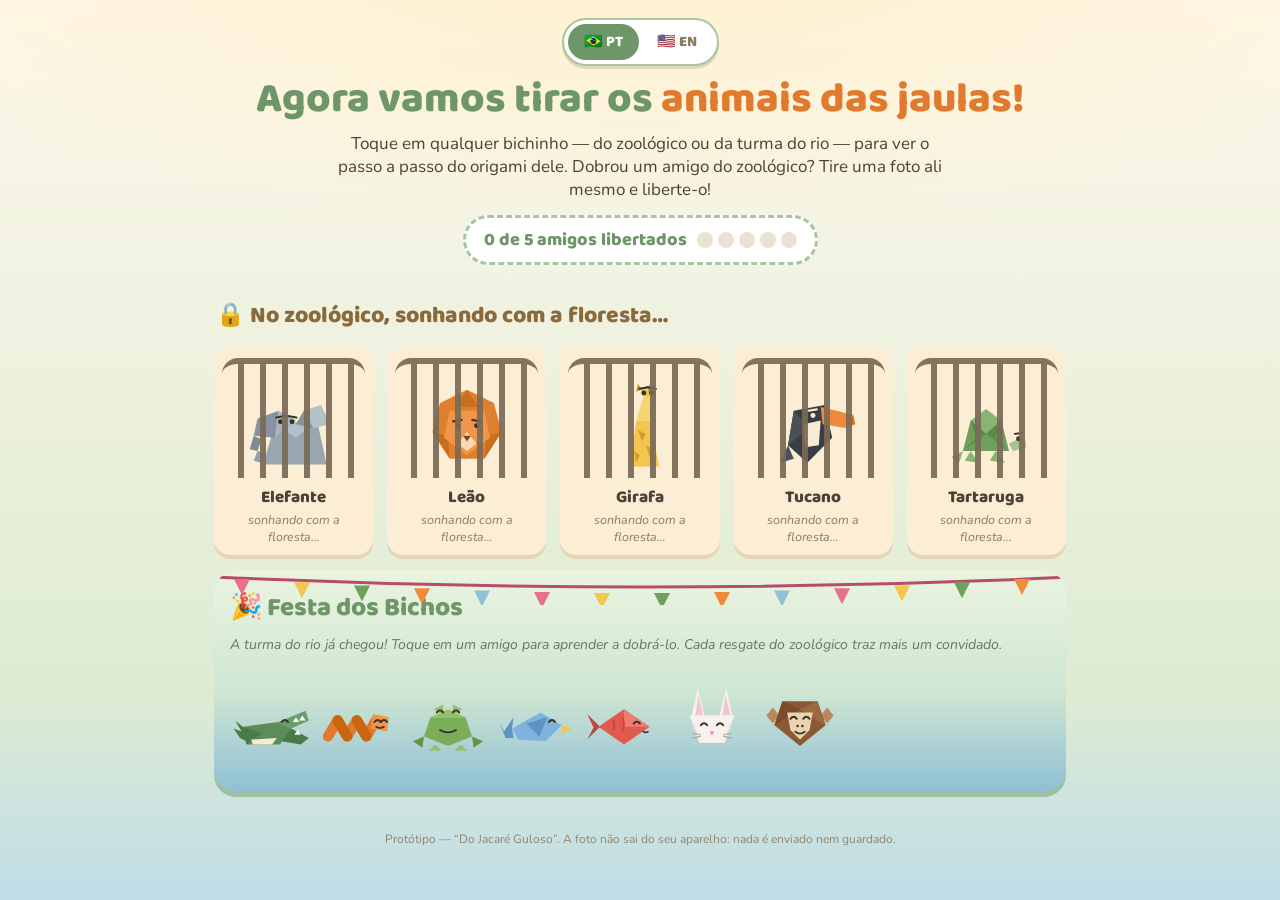
<file: jacare-guloso/index.html>
<!DOCTYPE html>
<html lang="pt-BR">
<head>
<meta charset="UTF-8">
<meta name="viewport" content="width=device-width, initial-scale=1.0">
<title>Resgate dos Bichos — Do Jacaré Guloso</title>
<meta name="description" content="Jogo de dobraduras do livro O Jacaré Guloso: solte os bichos das jaulas dobrando origami. Bilíngue português e inglês, para crianças.">
<meta name="author" content="Amanda Reznor Britto">
<meta name="theme-color" content="#6E9668">
<meta property="og:type" content="website">
<meta property="og:title" content="Resgate dos Bichos — Do Jacaré Guloso">
<meta property="og:description" content="Solte os bichos das jaulas dobrando origami. Um jogo bilíngue do livro infantil O Jacaré Guloso.">
<meta property="og:locale" content="pt_BR">
<meta property="og:locale:alternate" content="en_US">
<meta name="twitter:card" content="summary_large_image">
<link rel="icon" href="data:image/svg+xml,<svg xmlns='http://www.w3.org/2000/svg' viewBox='0 0 100 100'><text y='.9em' font-size='90'>%F0%9F%90%8A</text></svg>">
<link href="https://fonts.googleapis.com/css2?family=Baloo+2:wght@600;800&family=Nunito:ital,wght@0,400;0,700;1,400&display=swap" rel="stylesheet">
<style>
  :root{
    --creme:#FFF8EB; --creme2:#FBEED4;
    --mata:#DDEBD3; --mata2:#A8C6A0; --mata3:#6E9668;
    --rio:#BFDCE8; --rio2:#8FC0D6;
    --tinta:#4A4238; --barra:#7A6A55;
    --festa:#E86F8E; --papel:#F6E7C8; --vinco:#C0392B;
  }
  *{box-sizing:border-box;margin:0;padding:0}
  body{
    font-family:'Nunito',sans-serif;color:var(--tinta);
    background:
      radial-gradient(ellipse 120% 60% at 50% -10%, #FFEFC9 0%, transparent 60%),
      linear-gradient(180deg, var(--creme) 0%, var(--mata) 78%, var(--rio) 100%);
    min-height:100vh;
  }
  header{max-width:880px;margin:0 auto;padding:18px 18px 6px;text-align:center}
  .idiomas{display:inline-flex;background:#fff;border-radius:999px;padding:4px;gap:2px;
    border:2px solid var(--mata2);margin-bottom:12px;box-shadow:0 3px 0 #E4D5B8}
  .idiomas button{border:none;background:none;font-family:'Baloo 2',cursive;font-weight:800;
    font-size:15px;padding:6px 16px;border-radius:999px;cursor:pointer;color:#8A7B63;transition:all .15s}
  .idiomas button.ativo{background:var(--mata3);color:#fff}
  .idiomas button:focus-visible{outline:3px solid var(--festa);outline-offset:2px}
  h1{font-family:'Baloo 2',cursive;font-weight:800;font-size:clamp(26px,6vw,42px);color:var(--mata3);line-height:1.05}
  h1 .lasco{color:#E07A2F}
  .sub{font-size:clamp(14px,3.4vw,17px);max-width:620px;margin:10px auto 0}
  .placar{
    display:inline-flex;align-items:center;gap:10px;margin-top:14px;
    background:#fff;border:3px dashed var(--mata2);border-radius:999px;padding:8px 18px;
    font-family:'Baloo 2',cursive;font-weight:800;font-size:18px;color:var(--mata3);
  }
  .placar .pontos{display:flex;gap:5px}
  .ponto{width:16px;height:16px;border-radius:50%;background:#EAE2D2;transition:all .4s}
  .ponto.ok{background:var(--festa);transform:scale(1.15) rotate(20deg);border-radius:3px}

  .secao-titulo{max-width:880px;margin:26px auto 0;padding:0 16px;
    font-family:'Baloo 2',cursive;font-weight:800;font-size:clamp(18px,4.2vw,23px);color:#8A6A3B}

  .zoologico{max-width:880px;margin:12px auto 0;padding:0 14px;display:grid;
    grid-template-columns:repeat(auto-fit,minmax(140px,1fr));gap:14px}
  .jaula{
    position:relative;background:var(--creme2);border-radius:16px;padding:12px 8px 10px;
    box-shadow:0 4px 0 #E4D5B8;cursor:pointer;border:none;text-align:center;
    transition:transform .15s;overflow:hidden;font-family:inherit;color:inherit;
  }
  .jaula:hover,.jaula:focus-visible{transform:translateY(-3px)}
  .jaula:focus-visible{outline:3px solid var(--festa);outline-offset:2px}
  .jaula .cena{position:relative;height:120px}
  .jaula svg.bicho{width:96px;height:96px;position:absolute;left:50%;bottom:0;translate:-50% 0;
    transform-origin:50% 92%;animation:balanca 3.6s ease-in-out infinite}
  .jaula:nth-child(2) svg.bicho{animation-delay:.6s}
  .jaula:nth-child(3) svg.bicho{animation-delay:1.1s}
  .jaula:nth-child(4) svg.bicho{animation-delay:1.7s}
  .jaula:nth-child(5) svg.bicho{animation-delay:2.3s}
  @keyframes balanca{0%,100%{transform:rotate(-2.4deg)}50%{transform:rotate(2.4deg)}}
  .grades{position:absolute;inset:0;pointer-events:none;transition:transform 1.1s cubic-bezier(.5,-.2,.3,1), opacity 1.1s;
    background:repeating-linear-gradient(90deg, transparent 0 16px, var(--barra) 16px 22px);
    border-top:6px solid var(--barra);border-radius:16px 16px 0 0;opacity:.92}
  .nome{font-family:'Baloo 2',cursive;font-weight:800;font-size:17px;margin-top:6px;color:var(--tinta)}
  .estado{font-size:12.5px;font-style:italic;color:#8A7B63}
  .jaula.livre{background:#EFF7E8;box-shadow:0 4px 0 var(--mata2)}
  .jaula.livre .grades{transform:translateY(-110%);opacity:0}
  .jaula.livre .estado{color:var(--mata3);font-style:normal;font-weight:700}
  .jaula.livre svg.bicho{animation:pulinho .9s ease}
  @keyframes pulinho{0%{transform:translateY(0)}35%{transform:translateY(-26px) rotate(-4deg)}65%{transform:translateY(0)}82%{transform:translateY(-10px)}100%{transform:translateY(0)}}

  .festa{max-width:880px;margin:16px auto 0;padding:0 14px 40px}
  .festa-cartao{
    position:relative;border-radius:22px;min-height:220px;overflow:hidden;
    background:linear-gradient(180deg,#EAF4E0 0%,#CFE6D2 55%,var(--rio2) 100%);
    box-shadow:0 6px 0 #9DBFA4;padding:16px 16px 12px;
  }
  .festa-cartao h2{font-family:'Baloo 2',cursive;font-weight:800;color:var(--mata3);font-size:clamp(20px,4.5vw,26px)}
  .festa-cartao .legenda{font-style:italic;color:#5F7A62;margin-top:6px;font-size:14px}
  .bandeirinhas{position:absolute;top:0;left:0;right:0;height:34px;pointer-events:none}
  .convidados{display:flex;flex-wrap:wrap;align-items:flex-end;gap:4px;min-height:110px;padding-top:12px}
  .convidado{background:none;border:none;cursor:pointer;border-radius:12px;padding:2px}
  .convidado:hover,.convidado:focus-visible{background:rgba(255,255,255,.5)}
  .convidado:focus-visible{outline:3px solid var(--festa)}
  .convidado svg{width:80px;height:80px;display:block;animation:chegou .8s ease both, balanca 4s 1s ease-in-out infinite;transform-origin:50% 92%}
  @keyframes chegou{0%{transform:scale(0) rotate(-30deg);opacity:0}70%{transform:scale(1.15)}100%{transform:scale(1);opacity:1}}
  .parabens{display:none;margin-top:10px;background:#fff;border-radius:14px;padding:12px 14px;
    font-family:'Baloo 2',cursive;font-weight:800;color:var(--festa);font-size:clamp(16px,4vw,20px);text-align:center}
  .parabens.mostra{display:block;animation:chegou .7s ease}

  dialog{border:none;border-radius:22px;padding:0;max-width:420px;width:calc(100vw - 32px);
    max-height:calc(100vh - 60px);background:var(--creme);box-shadow:0 20px 60px rgba(60,45,20,.35)}
  dialog::backdrop{background:rgba(64,52,35,.5)}
  .m-topo{
    position:sticky;top:0;z-index:2;display:flex;align-items:center;gap:12px;
    background:var(--mata3);color:#fff;padding:12px 14px;border-radius:22px 22px 0 0;
  }
  .m-topo .mini svg{width:52px;height:52px;display:block}
  .m-titulo{flex:1;text-align:left}
  .m-titulo h3{font-family:'Baloo 2',cursive;font-weight:800;font-size:20px;line-height:1.1}
  .m-titulo .meta{font-size:12px;opacity:.92}
  .fechar{
    background:#fff;color:var(--mata3);border:none;width:38px;height:38px;border-radius:50%;
    font-size:18px;font-weight:800;cursor:pointer;box-shadow:0 3px 0 rgba(0,0,0,.15);flex-shrink:0;
  }
  .fechar:hover{transform:scale(1.06)}
  .fechar:focus-visible{outline:3px solid #fff;outline-offset:2px}
  .m-corpo{padding:14px 14px 6px;overflow-y:auto}
  .passos{display:grid;grid-template-columns:1fr;gap:10px}
  .passo{display:flex;gap:10px;align-items:flex-start;background:#fff;border-radius:14px;padding:10px;box-shadow:0 2px 0 #EADFC6}
  .passo .dia{flex-shrink:0;width:72px;height:72px;background:var(--creme2);border-radius:10px;display:grid;place-items:center}
  .passo .dia svg{width:62px;height:62px}
  .passo .txt{font-size:13.5px;line-height:1.4;padding-top:2px}
  .passo .num{font-family:'Baloo 2',cursive;font-weight:800;color:#E07A2F;margin-right:4px}
  .dica{margin:12px 0 4px;background:#EFF7E8;border-radius:12px;padding:10px 12px;font-size:13px}
  .m-rodape{position:sticky;bottom:0;background:linear-gradient(0deg,var(--creme) 75%,transparent);
    padding:12px 14px 16px;text-align:center}
  .btn-foto{
    display:inline-flex;align-items:center;gap:8px;font-family:'Baloo 2',cursive;font-weight:800;
    font-size:17px;background:var(--festa);color:#fff;border:none;border-radius:999px;
    padding:13px 22px;cursor:pointer;box-shadow:0 4px 0 #B84C68;transition:transform .12s;
  }
  .btn-foto:hover{transform:translateY(-2px)}
  .btn-foto:active{transform:translateY(2px);box-shadow:0 1px 0 #B84C68}
  .link-sem-foto{display:block;margin:10px auto 0;font-size:12.5px;color:#8A7B63;background:none;border:none;
    text-decoration:underline;cursor:pointer;font-family:inherit}
  .selo{
    display:inline-flex;align-items:center;gap:8px;font-family:'Baloo 2',cursive;font-weight:800;
    font-size:15px;color:var(--mata3);background:#EFF7E8;border:2px solid var(--mata2);
    border-radius:999px;padding:10px 18px;
  }

  .confete{position:fixed;top:-20px;width:12px;height:14px;pointer-events:none;z-index:99;
    clip-path:polygon(50% 0,100% 100%,0 100%);animation:cai linear forwards}
  @keyframes cai{to{transform:translateY(105vh) rotate(720deg)}}

  footer{max-width:880px;margin:0 auto;padding:0 18px 30px;text-align:center;font-size:12px;color:#93856D}

  @media (prefers-reduced-motion: reduce){
    .jaula svg.bicho,.convidado svg{animation:none!important}
    .confete{display:none}
  }
</style>
</head>
<body>

<header>
  <div class="idiomas" role="group" aria-label="Idioma / Language">
    <button id="btn-pt" class="ativo" aria-pressed="true">🇧🇷 PT</button>
    <button id="btn-en" aria-pressed="false">🇺🇸 EN</button>
  </div>
  <h1 id="t-titulo"></h1>
  <p class="sub" id="t-sub"></p>
  <div class="placar" aria-live="polite">
    <span id="placar-txt"></span>
    <span class="pontos" id="pontos"></span>
  </div>
</header>

<main>
  <h2 class="secao-titulo" id="t-zoo"></h2>
  <section class="zoologico" id="zoologico"></section>

  <section class="festa">
    <div class="festa-cartao">
      <svg class="bandeirinhas" viewBox="0 0 860 34" preserveAspectRatio="none" aria-hidden="true">
        <path d="M0 6 Q 430 26 860 6" stroke="#B84C68" stroke-width="3" fill="none"/>
        <g id="bandeiras"></g>
      </svg>
      <h2 id="t-festa"></h2>
      <p class="legenda" id="t-legenda"></p>
      <div class="convidados" id="convidados"></div>
      <div class="parabens" id="parabens"></div>
    </div>
  </section>
</main>

<dialog id="modal" aria-labelledby="m-nome">
  <div class="m-topo">
    <span class="mini" id="m-mini" aria-hidden="true"></span>
    <div class="m-titulo">
      <h3 id="m-nome"></h3>
      <div class="meta" id="m-meta"></div>
    </div>
    <button class="fechar" id="fechar">✕</button>
  </div>
  <div class="m-corpo">
    <div class="passos" id="m-passos"></div>
    <div class="dica" id="m-dica"></div>
  </div>
  <div class="m-rodape" id="m-rodape"></div>
</dialog>
<input type="file" accept="image/*" capture="environment" id="input-foto" hidden>

<footer id="t-footer"></footer>

<script>
// ============ i18n ============
const UI={
 pt:{
  titulo:'Agora vamos tirar os <span class="lasco">animais das jaulas!</span>',
  sub:'Toque em qualquer bichinho — do zoológico ou da turma do rio — para ver o passo a passo do origami dele. Dobrou um amigo do zoológico? Tire uma foto ali mesmo e liberte-o!',
  placar:n=>`${n} de 5 amigos libertados`,
  zoo:'🔒 No zoológico, sonhando com a floresta…',
  festa:'🎉 Festa dos Bichos',
  legenda:'A turma do rio já chegou! Toque em um amigo para aprender a dobrá-lo. Cada resgate do zoológico traz mais um convidado.',
  parabens:'Você libertou TODOS os bichinhos! A floresta está em festa! 🎊',
  sonhando:'sonhando com a floresta…', livre:'Livre! 💚',
  origami:b=>`Origami d${b.art} ${b.nome.pt}`,
  meta:b=>`Dificuldade ${b.dif} • Papel: ${b.papel.pt}`,
  btnFoto:'📸 Tirar foto do meu origami',
  semFoto:'Não consigo fotografar agora — resgatar assim mesmo',
  seloZoo:'💚 Este amigo já está livre! Reveja as dobras sempre que quiser.',
  seloRio:'🌿 Amigo da turma do rio — sempre foi livre! Dobre e brinque com ele.',
  dica:'Dica', fechar:'Fechar janela',
  ariaJaula:b=>`${b.nome.pt} na jaula. Toque para ver o origami e resgatar.`,
  ariaJaulaLivre:b=>`${b.nome.pt} foi libertado! Toque para rever o origami.`,
  ariaConvidado:b=>b.origem==='rio'?`${b.nome.pt}, da turma do rio. Toque para ver o origami.`:`${b.nome.pt}, resgatado do zoológico. Toque para ver o origami.`,
  footer:'Protótipo — “Do Jacaré Guloso”. A foto não sai do seu aparelho: nada é enviado nem guardado.',
 },
 en:{
  titulo:'Now let’s get the <span class="lasco">animals out of the cages!</span>',
  sub:'Tap any little animal — from the zoo or the river gang — to see its origami step by step. Folded a zoo friend? Take a photo right here and set it free!',
  placar:n=>`${n} of 5 friends freed`,
  zoo:'🔒 At the zoo, dreaming of the forest…',
  festa:'🎉 Animal Party',
  legenda:'The river gang is already here! Tap a friend to learn how to fold it. Every zoo rescue brings one more guest.',
  parabens:'You freed ALL the little animals! The forest is celebrating! 🎊',
  sonhando:'dreaming of the forest…', livre:'Free! 💚',
  origami:b=>`${b.nome.en} Origami`,
  meta:b=>`Difficulty ${b.dif} • Paper: ${b.papel.en}`,
  btnFoto:'📸 Take a photo of my origami',
  semFoto:'Can’t take a photo right now — rescue anyway',
  seloZoo:'💚 This friend is already free! Review the folds anytime.',
  seloRio:'🌿 A river gang friend — always been free! Fold it and play.',
  dica:'Tip', fechar:'Close window',
  ariaJaula:b=>`${b.nome.en} in the cage. Tap to see the origami and rescue it.`,
  ariaJaulaLivre:b=>`${b.nome.en} has been freed! Tap to review the origami.`,
  ariaConvidado:b=>b.origem==='rio'?`${b.nome.en}, from the river gang. Tap to see the origami.`:`${b.nome.en}, rescued from the zoo. Tap to see the origami.`,
  footer:'Prototype — “The Greedy Alligator”. The photo never leaves your device: nothing is uploaded or stored.',
 }
};
let lang='pt';
const t=()=>UI[lang];

// ============ olhos ============
function olhos(cx1,cx2,cy,feliz,cor){
  cor=cor||"#3A3228";
  if(feliz){
    return `<path d="M${cx1-4} ${cy} q4 -5 8 0" stroke="${cor}" stroke-width="2.4" fill="none" stroke-linecap="round"/>
            <path d="M${cx2-4} ${cy} q4 -5 8 0" stroke="${cor}" stroke-width="2.4" fill="none" stroke-linecap="round"/>`;
  }
  return `<circle cx="${cx1}" cy="${cy+1.5}" r="2.6" fill="${cor}"/><circle cx="${cx2}" cy="${cy+1.5}" r="2.6" fill="${cor}"/>
          <path d="M${cx1-4.5} ${cy-3} l9 -1.5" stroke="${cor}" stroke-width="2.2" stroke-linecap="round"/>
          <path d="M${cx2-4.5} ${cy-4.5} l9 1.5" stroke="${cor}" stroke-width="2.2" stroke-linecap="round"/>`;
}
const olho1=(cx,cy,feliz,cor)=>feliz
  ?`<path d="M${cx-4} ${cy} q4 -5 8 0" stroke="${cor||'#3A3228'}" stroke-width="2.4" fill="none" stroke-linecap="round"/>`
  :`<circle cx="${cx}" cy="${cy+1}" r="2.6" fill="${cor||'#3A3228'}"/>`;

// ============ animais (SVG facetado) ============
const svgTag=inner=>`<svg viewBox="0 0 100 100" class="bicho" aria-hidden="true">${inner}</svg>`;
const desenhos={
  elefante:f=>svgTag(`
    <polygon points="18,86 30,44 74,40 84,86" fill="#9AA7B0"/><polygon points="30,44 52,58 74,40" fill="#B4C0C8"/>
    <polygon points="12,38 34,30 30,58 8,56" fill="#8794A0"/><polygon points="34,30 52,40 30,58" fill="#A9B6BF"/>
    <polygon points="8,56 16,60 12,72 4,70" fill="#7E8B96"/><polygon points="12,72 20,74 16,84 8,82" fill="#93A0AB"/>
    <polygon points="60,30 78,24 88,44 70,48" fill="#B4C0C8"/><polygon points="60,30 70,48 52,44" fill="#8794A0"/>
    ${olhos(36,48,40,f)}`),
  leao:f=>svgTag(`
    <polygon points="50,8 78,22 86,52 68,80 32,80 14,52 22,22" fill="#E0812F"/>
    <polygon points="50,8 62,26 38,26" fill="#C9701F"/><polygon points="86,52 70,56 68,80" fill="#C9701F"/>
    <polygon points="14,52 30,56 32,80" fill="#C9701F"/><polygon points="32,30 68,30 74,58 50,76 26,58" fill="#F0964B"/>
    <polygon points="50,52 60,64 50,72 40,64" fill="#FBD9AE"/><polygon points="46,56 54,56 50,62" fill="#7A4A18"/>
    ${olhos(40,60,44,f)}`),
  girafa:f=>svgTag(`
    <polygon points="40,88 46,40 60,40 70,88" fill="#F4C64E"/><polygon points="46,40 54,14 66,18 60,40" fill="#F7D571"/>
    <polygon points="50,6 66,10 66,18 54,14" fill="#F4C64E"/><polygon points="48,2 52,8 46,10" fill="#C98A2B"/>
    <polygon points="60,2 64,8 58,10" fill="#C98A2B"/><polygon points="48,50 56,54 52,62" fill="#D89B33"/>
    <polygon points="56,66 64,70 60,78" fill="#D89B33"/><polygon points="44,72 50,76 46,84" fill="#D89B33"/>
    ${olhos(54,62,10,f)}`),
  tucano:f=>svgTag(`
    <polygon points="30,30 62,24 70,58 44,84 24,66" fill="#3A3E46"/><polygon points="30,30 46,48 24,66" fill="#4B505A"/>
    <polygon points="44,84 58,70 70,58" fill="#2C3038"/><polygon points="40,44 58,40 56,66 42,68" fill="#F6EBD4"/>
    <polygon points="58,26 92,34 84,48 60,44" fill="#F08A3C"/><polygon points="84,48 92,34 94,44" fill="#D96F1F"/>
    <polygon points="24,66 16,84 30,80" fill="#4B505A"/>
    ${olho1(50,34,f,"#F6EBD4")}${f?"":`<path d="M45 30 l9 -1.5" stroke="#F6EBD4" stroke-width="2.2" stroke-linecap="round"/>`}`),
  tartaruga:f=>svgTag(`
    <polygon points="26,72 34,40 66,40 74,72" fill="#6FA05C"/><polygon points="34,40 50,28 66,40 50,54" fill="#88B674"/>
    <polygon points="34,40 50,54 26,72 40,58" fill="#5C8A4B"/><polygon points="66,40 50,54 74,72 60,58" fill="#5C8A4B"/>
    <polygon points="74,64 90,56 92,68 78,72" fill="#A4C48C"/><polygon points="26,72 14,78 22,84" fill="#88B674"/>
    <polygon points="60,72 70,84 54,82" fill="#88B674"/><polygon points="34,72 42,84 28,82" fill="#88B674"/>
    ${olho1(84,58,f)}${f?"":`<path d="M80 54 l8 -1" stroke="#3A3228" stroke-width="2" stroke-linecap="round"/>`}`),
  jacare:()=>svgTag(`
    <polygon points="16,58 4,48 12,62 2,58 10,70 18,74" fill="#4A7A49"/>
    <polygon points="14,56 58,50 74,58 60,78 18,78" fill="#5B8C5A"/>
    <polygon points="14,56 38,64 18,78" fill="#4A7A49"/>
    <polygon points="24,72 56,70 50,78 26,78" fill="#F6EBD4"/>
    <polygon points="58,50 92,36 96,48 74,58" fill="#6B9C6A"/>
    <polygon points="74,58 96,70 86,78 62,74" fill="#4A7A49"/>
    <polygon points="80,44 84,50 76,50" fill="#fff"/><polygon points="88,42 92,48 84,48" fill="#fff"/>
    <polygon points="78,66 82,60 86,66" fill="#fff"/>
    ${olho1(66,50,true)}`),
  minhoca:()=>svgTag(`
    <path d="M10 68 L22 48 L34 68 L46 48 L58 68 L70 48" stroke="#E07A2F" stroke-width="13" fill="none" stroke-linejoin="round" stroke-linecap="round"/>
    <path d="M22 48 L34 68 M46 48 L58 68" stroke="#C9660F" stroke-width="13" stroke-linecap="round"/>
    <polygon points="66,40 86,44 84,62 64,58" fill="#F0964B"/>
    ${olhos(72,80,50,true)}<path d="M70 56 q5 3 10 0" stroke="#3A3228" stroke-width="2" fill="none" stroke-linecap="round"/>`),
  sapo:()=>svgTag(`
    <polygon points="28,44 72,44 80,68 50,80 20,68" fill="#7CAE5A"/>
    <polygon points="28,44 50,34 72,44" fill="#93C270"/>
    <polygon points="20,68 6,74 18,82" fill="#639446"/><polygon points="80,68 94,74 82,82" fill="#639446"/>
    <polygon points="34,78 42,86 26,86" fill="#93C270"/><polygon points="66,78 74,86 58,86" fill="#93C270"/>
    <polygon points="32,34 44,28 44,42" fill="#93C270"/><polygon points="68,34 56,28 56,42" fill="#93C270"/>
    ${olhos(40,60,38,true)}<path d="M40 60 q10 6 20 0" stroke="#3A3228" stroke-width="2.2" fill="none" stroke-linecap="round"/>`),
  passarinho:()=>svgTag(`
    <polygon points="20,58 22,44 10,62 4,50 12,70 22,70" fill="#5E93C4"/>
    <polygon points="20,58 56,38 82,54 62,74 28,72" fill="#7FB2DC"/>
    <polygon points="38,52 64,44 54,68" fill="#5E93C4"/>
    <polygon points="82,54 96,58 82,64" fill="#F4C64E"/>
    ${olho1(70,50,true)}`),
  peixinho:()=>svgTag(`
    <polygon points="20,56 4,40 12,57 4,72" fill="#C4453A"/>
    <polygon points="18,56 50,34 82,56 50,78" fill="#E05A4E"/>
    <polygon points="50,34 82,56 50,56" fill="#EE7C70"/>
    <path d="M36 48 q4 6 0 12 M48 44 q4 8 0 18" stroke="#C4453A" stroke-width="2" fill="none"/>
    ${olho1(66,52,true)}<path d="M74 62 q3 2 6 0" stroke="#3A3228" stroke-width="2" fill="none" stroke-linecap="round"/>`),
  coelho:()=>svgTag(`
    <polygon points="32,8 42,46 24,46" fill="#F8F1EE"/><polygon points="33,16 39,42 29,42" fill="#F3C5CE"/>
    <polygon points="68,8 76,46 58,46" fill="#F8F1EE"/><polygon points="67,16 73,42 63,42" fill="#F3C5CE"/>
    <polygon points="22,42 78,42 66,76 34,76" fill="#F8F1EE"/>
    <polygon points="22,42 34,76 30,58" fill="#EFE3DE"/><polygon points="78,42 66,76 70,58" fill="#EFE3DE"/>
    ${olhos(40,60,54,true)}<polygon points="47,62 53,62 50,67" fill="#E88BA0"/>
    <path d="M36 66 l-10 -2 M36 68 l-10 2 M64 66 l10 -2 M64 68 l10 2" stroke="#B9A79E" stroke-width="1.6"/>`),
  macaco:()=>svgTag(`
    <polygon points="16,32 8,42 16,52 24,42" fill="#B98A5E"/><polygon points="84,32 92,42 84,52 76,42" fill="#B98A5E"/>
    <polygon points="28,24 72,24 82,54 50,80 18,54" fill="#8A5A34"/>
    <polygon points="28,24 50,34 18,54" fill="#7A4C28"/><polygon points="72,24 50,34 82,54" fill="#9C6A40"/>
    <polygon points="34,38 66,38 62,60 50,72 38,60" fill="#EBD3B0"/>
    ${olhos(42,58,46,true)}<path d="M44 62 q6 5 12 0" stroke="#3A3228" stroke-width="2.2" fill="none" stroke-linecap="round"/>
    <circle cx="47" cy="55" r="1.5" fill="#3A3228"/><circle cx="53" cy="55" r="1.5" fill="#3A3228"/>`),
};

// ============ mini-diagramas ============
const D="fill:#F6E7C8;stroke:#B89B6A;stroke-width:1.6";
const V="stroke:#C0392B;stroke-width:1.4;stroke-dasharray:3 3;fill:none";
const SETA=d=>`<path d="${d}" stroke="#E86F8E" stroke-width="2" fill="none" marker-end="url(#s)"/>`;
const DEFS=`<defs><marker id="s" markerWidth="6" markerHeight="6" refX="4" refY="3" orient="auto"><path d="M0 0 L5 3 L0 6 z" fill="#E86F8E"/></marker></defs>`;
const box=inner=>`<svg viewBox="0 0 60 60" aria-hidden="true">${DEFS}${inner}</svg>`;
const diagramas={
  losango:box(`<polygon points="30,6 54,30 30,54 6,30" style="${D}"/><line x1="30" y1="6" x2="30" y2="54" style="${V}"/>`),
  triangulo:box(`<polygon points="30,8 54,30 30,52 6,30" style="${D};opacity:.35"/><polygon points="6,30 54,30 30,52" style="${D}"/>${SETA("M30 12 Q40 20 33 28")}`),
  pipa:box(`<polygon points="30,6 46,26 30,54 14,26" style="${D}"/><line x1="30" y1="6" x2="30" y2="54" style="${V}"/>${SETA("M10 34 Q18 30 24 33")}${SETA("M50 34 Q42 30 36 33")}`),
  "dobra-meio":box(`<polygon points="30,8 44,26 30,52 16,26" style="${D}"/><line x1="30" y1="8" x2="30" y2="52" style="${V}"/>${SETA("M44 30 Q52 30 46 18")}`),
  zigzag:box(`<path d="M8 36 L20 36 L26 26 L34 44 L42 30 L52 30" style="${D};fill:none;stroke-width:3"/>${SETA("M46 20 Q52 24 48 28")}`),
  orelhas:box(`<polygon points="8,26 52,26 30,50" style="${D}"/><polygon points="8,26 20,26 10,40" style="${D};fill:#EDD9AC"/><polygon points="52,26 40,26 50,40" style="${D};fill:#EDD9AC"/>${SETA("M14 18 Q10 24 12 30")}${SETA("M46 18 Q50 24 48 30")}`),
  "ponta-cima":box(`<polygon points="10,26 50,26 30,50" style="${D}"/><polygon points="22,36 38,36 30,22" style="${D};fill:#EDD9AC"/>${SETA("M30 48 Q38 40 32 28")}`),
  degrau:box(`<path d="M8 34 L28 34 L28 26 L52 26" style="${D};fill:none;stroke-width:3"/><line x1="28" y1="22" x2="28" y2="38" style="${V}"/>${SETA("M40 16 Q46 20 42 24")}`),
  invertida:box(`<polygon points="8,44 40,44 40,20" style="${D}"/><polygon points="40,20 40,32 32,26" style="${D};fill:#EDD9AC"/>${SETA("M48 16 Q42 18 40 24")}`),
  base:box(`<polygon points="12,16 48,16 54,44 6,44" style="${D}"/><line x1="6" y1="38" x2="54" y2="38" style="${V}"/>${SETA("M30 52 Q30 46 30 42")}`),
  enrolar:box(`<rect x="8" y="26" width="30" height="8" rx="2" style="${D}"/><circle cx="46" cy="30" r="9" style="${D};fill:#EDD9AC"/><circle cx="46" cy="30" r="4" style="${D}"/>${SETA("M40 14 Q52 16 52 26")}`),
  colar:box(`<polygon points="14,20 46,20 46,46 14,46" style="${D}"/><path d="M30 10 q6 8 0 12 q-6 -4 0 -12" fill="#8FC0D6" stroke="#5E93AC"/>`),
  tesoura:box(`<polygon points="12,18 48,18 48,44 12,44" style="${D}"/><line x1="30" y1="18" x2="30" y2="44" style="${V}"/><circle cx="22" cy="52" r="4" fill="none" stroke="#8A7B63" stroke-width="2"/><circle cx="34" cy="52" r="4" fill="none" stroke="#8A7B63" stroke-width="2"/><path d="M24 49 L40 34 M32 49 L16 34" stroke="#8A7B63" stroke-width="2"/>`),
  "ponta-lado":box(`<polygon points="10,22 52,22 30,48" style="${D}"/><polygon points="10,22 24,22 12,38" style="${D};fill:#EDD9AC"/>${SETA("M14 12 Q8 18 10 26")}`),
  "dobra-tras":box(`<polygon points="14,16 46,16 46,46 14,46" style="${D}"/><polygon points="46,16 46,28 36,16" style="${D};fill:#E3CFA0;stroke-dasharray:3 3"/>${SETA("M54 24 Q50 14 42 14")}`),
  desenhar:box(`<polygon points="14,18 46,18 46,46 14,46" style="${D}"/><circle cx="25" cy="29" r="2.4" fill="#3A3228"/><circle cx="35" cy="29" r="2.4" fill="#3A3228"/><path d="M25 38 q5 4 10 0" stroke="#3A3228" stroke-width="2" fill="none" stroke-linecap="round"/><path d="M44 52 L54 42 l3 3 L47 55 z" fill="#E07A2F" stroke="#B85E14"/>`),
  tira:box(`<rect x="6" y="26" width="48" height="9" rx="2" style="${D}"/>`),
  sanfona:box(`<path d="M8 40 L16 24 L24 40 L32 24 L40 40 L48 24" style="stroke:#B89B6A;stroke-width:4;fill:none;stroke-linejoin:round"/>${SETA("M50 40 Q56 36 52 30")}`),
  xis:box(`<rect x="14" y="10" width="32" height="42" style="${D}"/><path d="M14 10 L46 30 M46 10 L14 30" style="${V}"/>`),
};

// ============ dados bilíngues ============
const P=(d,pt,en)=>[d,{pt,en}];
const bichos=[
 {id:"jacare",nome:{pt:"Jacaré",en:"Alligator"},art:"o",origem:"rio",dif:"★★☆",
  papel:{pt:"quadrado verde 15×15 cm",en:"green 15×15 cm square"},
  passos:[
   P("losango","Coloque o papel com a face verde para baixo, em formato de losango (uma ponta para você).","Place the paper green side down, as a diamond (one point toward you)."),
   P("losango","Dobre ao meio, ponta a ponta, para marcar a diagonal. Abra de novo.","Fold in half, point to point, to crease the diagonal. Open it again."),
   P("pipa","Base pipa: dobre as duas laterais de baixo até encostarem no vinco do meio.","Kite base: fold the two lower edges in to meet the center crease."),
   P("pipa","Dobre as duas laterais de cima também até o vinco do meio: um losango bem magrinho.","Fold the two upper edges to the center crease too: a long, skinny diamond."),
   P("dobra-meio","Dobre o losango ao meio, no comprido, fechando como um livro: é o corpo.","Fold the diamond in half lengthwise, closing it like a book: the body."),
   P("zigzag","Na ponta mais fina, faça uma dobra em zigue-zague: o rabo do jacaré.","On the thinner point, make a zigzag fold: the alligator’s tail."),
   P("tesoura","Na ponta grossa, faça um corte reto pequeno (com um adulto!) e abra as abas: a bocarra!","On the thick point, make a small straight cut (with a grown-up!) and open the flaps: the big mouth!"),
   P("desenhar","Desenhe olhos grandes, dentes e escamas. Seu jacaré guloso está pronto!","Draw big eyes, teeth and scales. Your greedy alligator is ready!")],
  dica:{pt:"Aperte bem os vincos com a unha: jacaré bem dobrado fica com a boca aberta sozinha!",en:"Press the creases hard with your fingernail: a well-folded alligator keeps its mouth open by itself!"}},
 {id:"minhoca",nome:{pt:"Minhoca",en:"Worm"},art:"a",origem:"rio",dif:"★☆☆",
  papel:{pt:"tira laranja de 3×20 cm",en:"orange 3×20 cm paper strip"},
  passos:[
   P("tira","Segure a tira de papel na horizontal.","Hold the paper strip horizontally."),
   P("degrau","Dobre uma pontinha de 1,5 cm para cima.","Fold a little 1.5 cm tip up."),
   P("degrau","Vire a tira e dobre a mesma medida para o outro lado.","Flip the strip and fold the same amount the other way."),
   P("sanfona","Continue dobrando para frente e para trás até o fim da tira: é a sanfona!","Keep folding back and forth to the end of the strip: an accordion!"),
   P("sanfona","Estique um pouquinho a sanfona para a minhoca ficar ondulada.","Stretch the accordion a little so the worm gets wavy."),
   P("tesoura","Arredonde a primeira dobra com uma tesourinha (peça ajuda!): é a cabeça.","Round the first fold with small scissors (ask for help!): the head."),
   P("desenhar","Desenhe dois olhões e um sorriso. Prontinha para escapar de qualquer barriga!","Draw two big eyes and a smile. Ready to escape any belly!")],
  dica:{pt:"Empurre e solte a sanfona sobre a mesa: a minhoca anda de verdade!",en:"Push and release the accordion on the table: the worm really walks!"}},
 {id:"sapo",nome:{pt:"Sapo",en:"Frog"},art:"o",origem:"rio",dif:"★★★",
  papel:{pt:"retângulo verde-claro 7,5×15 cm",en:"light-green 7.5×15 cm rectangle"},
  passos:[
   P("xis","Com o retângulo em pé, dobre e desdobre os cantos do topo dos dois lados: fica um X marcado.","With the rectangle upright, fold and unfold the top corners both ways: an X crease appears."),
   P("dobra-tras","Dobre o topo para trás na altura do centro do X e desamasse.","Fold the top backward at the center of the X and unfold."),
   P("triangulo","Aperte as laterais do vinco para dentro e abaixe o topo: forma-se um triângulo (base bomba d’água).","Push the sides of that crease inward and bring the top down: a triangle forms (waterbomb base)."),
   P("ponta-cima","Dobre as duas pontas do triângulo para cima: as patas da frente.","Fold the two triangle points up: the front feet."),
   P("pipa","Dobre as laterais do retângulo de baixo até o meio.","Fold the sides of the lower rectangle in to the middle."),
   P("ponta-cima","Dobre a parte de baixo para cima, até a base do triângulo.","Fold the bottom part up to the base of the triangle."),
   P("degrau","Dobre de novo para baixo, ao meio, num degrau de sanfona: as pernas de salto.","Fold it back down in half, making a step: the jumping legs."),
   P("desenhar","Vire, desenhe os olhos e aperte o traseiro dele… soltou, pulou!","Flip it, draw the eyes and press its back… release — it jumps!")],
  dica:{pt:"Faça uma linha de chegada e aposte corrida de sapos com a família!",en:"Draw a finish line and race frogs with your family!"}},
 {id:"passarinho",nome:{pt:"Passarinho",en:"Little Bird"},art:"o",origem:"rio",dif:"★★☆",
  papel:{pt:"quadrado azul 15×15 cm",en:"blue 15×15 cm square"},
  passos:[
   P("losango","Papel em losango, face colorida para baixo. Marque a diagonal e abra.","Diamond position, colored side down. Crease the diagonal and open."),
   P("pipa","Base pipa: dobre as duas laterais de baixo até o vinco central.","Kite base: fold the two lower edges to the center crease."),
   P("dobra-tras","Dobre a ponta de cima (a estreita) para trás, uns 3 cm: será a cauda.","Fold the top (narrow) point backward about 3 cm: it will be the tail."),
   P("dobra-meio","Feche a figura ao meio, no comprido, como um livro.","Close the figure in half lengthwise, like a book."),
   P("invertida","Dobra invertida na ponta fina: empurre a pontinha para baixo e para dentro, formando o bico.","Inside reverse fold on the thin point: push the tip down and in, making the beak."),
   P("sanfona","Abra a dobra de trás em pequenas pregas: é o rabo em leque.","Open the back fold into small pleats: the fan tail."),
   P("desenhar","Desenhe o olho de cada lado e uma asinha. Piu-piu, pronto!","Draw an eye on each side and a little wing. Tweet — done!")],
  dica:{pt:"Segure pelo corpo e balance: as asas de papel parecem bater de verdade.",en:"Hold the body and rock it: the paper wings seem to really flap."}},
 {id:"peixinho",nome:{pt:"Peixinho",en:"Little Fish"},art:"o",origem:"rio",dif:"★☆☆",
  papel:{pt:"quadrado colorido 12×12 cm (faça vários!)",en:"colorful 12×12 cm square (make several!)"},
  passos:[
   P("triangulo","Papel em losango. Dobre ao meio formando um triângulo, com a ponta para baixo.","Diamond position. Fold in half into a triangle, point down."),
   P("losango","Dobre o triângulo ao meio de novo, só para marcar o centro, e abra.","Fold the triangle in half again just to mark the center, then open."),
   P("ponta-cima","Dobre a ponta direita do triângulo para cima, cruzando o vinco central: é o rabo.","Fold the right point up across the center crease: the tail."),
   P("ponta-cima","Dobre a ponta esquerda para cima, cruzando por cima da outra: rabo em V.","Fold the left point up, crossing over the other: a V-shaped tail."),
   P("dobra-tras","Vire o papel: apareceu o corpo do peixinho com o rabinho aberto!","Flip the paper: the fish body appears with its open little tail!"),
   P("desenhar","Desenhe o olho, a boquinha e escamas em meia-lua.","Draw the eye, the little mouth and half-moon scales.")],
  dica:{pt:"Dobre um cardume inteiro e cole num barbante: móbile de peixinhos do riacho!",en:"Fold a whole school and glue them on a string: a river-fish mobile!"}},
 {id:"coelho",nome:{pt:"Coelho",en:"Bunny"},art:"o",origem:"rio",dif:"★☆☆",
  papel:{pt:"quadrado branco ou rosa 15×15 cm",en:"white or pink 15×15 cm square"},
  passos:[
   P("triangulo","Papel em losango, face colorida para baixo. Dobre ao meio: triângulo com a ponta para baixo.","Diamond, colored side down. Fold in half: a triangle, point down."),
   P("base","Dobre uma faixa de 2 cm da borda de cima para baixo: é a testa.","Fold a 2 cm band of the top edge down: the forehead."),
   P("ponta-cima","Dobre a ponta direita da faixa para cima, em diagonal: primeira orelha.","Fold the right end of the band up diagonally: first ear."),
   P("ponta-cima","Dobre a ponta esquerda igual: segunda orelha.","Fold the left end the same way: second ear."),
   P("dobra-tras","Dobre a pontinha de baixo (o queixo) para trás.","Fold the bottom tip (the chin) backward."),
   P("dobra-tras","Vire o papel: apareceu a carinha do coelho com orelhas em pé!","Flip the paper: the bunny face appears with its ears up!"),
   P("desenhar","Desenhe olhos, focinho e bigodes. Que fofura!","Draw eyes, nose and whiskers. So cute!")],
  dica:{pt:"Cole um circulinho de papel amassado atrás: é o rabinho de pompom.",en:"Glue a crumpled paper circle on the back: a pompom tail."}},
 {id:"macaco",nome:{pt:"Macaco",en:"Monkey"},art:"o",origem:"rio",dif:"★★☆",
  papel:{pt:"quadrado marrom 15×15 cm + sobra bege",en:"brown 15×15 cm square + beige scrap"},
  passos:[
   P("triangulo","Papel em losango. Dobre ao meio formando um triângulo com a ponta para baixo.","Diamond position. Fold in half into a triangle, point down."),
   P("orelhas","Dobre as duas pontas de cima para baixo, deixando-as abertas para os lados: as orelhas.","Fold the two top points down, leaving them open to the sides: the big ears."),
   P("dobra-tras","Dobre a pontinha de cada orelha para dentro, arredondando.","Fold the tip of each ear inward, rounding it."),
   P("ponta-cima","Dobre a ponta de baixo para cima, até um pouco acima do meio: é o focinho.","Fold the bottom point up, a bit past the middle: the snout."),
   P("degrau","Dobre a pontinha do focinho de volta para baixo, num degrau: é a boquinha.","Fold the snout tip back down in a small step: the mouth."),
   P("colar","Recorte (com ajuda!) um coração invertido bege e cole no centro: o rosto do macaco.","Cut (with help!) an upside-down beige heart and glue it in the center: the monkey face."),
   P("enrolar","Desenhe olhos espevitados. Para o rabo, enrole uma tirinha marrom no lápis e cole atrás!","Draw playful eyes. For the tail, curl a brown strip around a pencil and glue it behind!")],
  dica:{pt:"O rabo enrolado no lápis vira uma mola: pendure seu macaco num galho de verdade.",en:"The pencil-curled tail becomes a spring: hang your monkey on a real branch."}},
 {id:"elefante",nome:{pt:"Elefante",en:"Elephant"},art:"o",origem:"zoo",dif:"★★☆",
  papel:{pt:"quadrado cinza 15×15 cm",en:"gray 15×15 cm square"},
  passos:[
   P("losango","Papel em losango, marque a diagonal vertical e abra.","Diamond position, crease the vertical diagonal and open."),
   P("pipa","Base pipa: dobre as laterais superiores até o vinco central.","Kite base: fold the upper edges to the center crease."),
   P("dobra-meio","Dobre a figura ao meio, para trás: um triângulo comprido deitado.","Fold the figure in half backward: a long triangle lying down."),
   P("zigzag","A ponta fina é a tromba: três dobras em zigue-zague, como uma escadinha.","The thin point is the trunk: three zigzag folds, like a little staircase."),
   P("orelhas","Na ponta larga, dobre um triângulo para baixo de cada lado: as orelhonas.","On the wide end, fold a triangle down on each side: the big ears."),
   P("base","Dobre a base reta levemente para dentro, para ele ficar em pé.","Fold the straight base slightly inward so it stands up."),
   P("desenhar","Desenhe olhinhos gentis e unhas nas patas. Um elefante fora da jaula!","Draw gentle little eyes and toenails. An elephant out of the cage!")],
  dica:{pt:"Levante a pontinha da tromba: parece que ele está dando tchau de alegria.",en:"Lift the tip of the trunk: it looks like he’s waving with joy."}},
 {id:"leao",nome:{pt:"Leão",en:"Lion"},art:"o",origem:"zoo",dif:"★★☆",
  papel:{pt:"quadrado laranja 15×15 cm + tiras amarelas",en:"orange 15×15 cm square + yellow strips"},
  passos:[
   P("triangulo","Papel em losango. Dobre ao meio formando um triângulo com a ponta para baixo.","Diamond position. Fold in half into a triangle, point down."),
   P("orelhas","Dobre as pontas esquerda e direita para baixo: as laterais da juba.","Fold the left and right points down: the sides of the mane."),
   P("ponta-cima","Dobre a ponta de baixo para cima até o centro: o focinho quadrado.","Fold the bottom point up to the center: the square snout."),
   P("degrau","Dobre a pontinha do focinho para baixo de novo, pequenina: o nariz.","Fold the snout tip back down, tiny: the nose."),
   P("enrolar","Recorte tirinhas amarelas e enrole cada uma no lápis para encaracolar.","Cut short yellow strips and curl each around a pencil."),
   P("colar","Cole os cachinhos em volta da cabeça: é a juba do rei!","Glue the curls around the head: the king’s mane!"),
   P("desenhar","Desenhe olhos corajosos, bigodes e um sorriso mansinho. Roooar!","Draw brave eyes, whiskers and a gentle smile. Roar!")],
  dica:{pt:"Quanto mais bagunçada a juba, mais valente o leão. Capriche nos cachos!",en:"The messier the mane, the braver the lion. Go wild with the curls!"}},
 {id:"girafa",nome:{pt:"Girafa",en:"Giraffe"},art:"a",origem:"zoo",dif:"★★★",
  papel:{pt:"quadrado amarelo 15×15 cm + caneta laranja",en:"yellow 15×15 cm square + orange pen"},
  passos:[
   P("pipa","Base pipa: dobre as duas laterais inferiores até o vinco central.","Kite base: fold the two lower edges to the center crease."),
   P("pipa","Dobre também as laterais superiores até o centro: losango magrinho.","Fold the upper edges to the center too: a skinny diamond."),
   P("dobra-meio","Dobre ao meio, no comprido: uma vareta de papel com uma ponta fina.","Fold in half lengthwise: a paper stick with one thin point."),
   P("ponta-cima","Levante a ponta fina quase na vertical e vinque bem: o pescoção.","Lift the thin point almost vertical and crease well: the long neck."),
   P("invertida","Dobra invertida na pontinha: empurre para dentro e para frente, formando a cabecinha.","Inside reverse fold at the tip: push it in and forward, making the little head."),
   P("degrau","Na outra ponta, dobra em degrau para baixo: as pernas traseiras.","On the other end, make a step fold down: the back legs."),
   P("desenhar","Desenhe as manchas laranja, os chifrinhos e olhos com cílios longos!","Draw the orange patches, little horns and long-lashed eyes!")],
  dica:{pt:"Encoste a girafa numa plantinha de casa: ela adora “comer” folhas altas.",en:"Lean the giraffe on a houseplant: she loves “eating” tall leaves."}},
 {id:"tucano",nome:{pt:"Tucano",en:"Toucan"},art:"o",origem:"zoo",dif:"★★☆",
  papel:{pt:"quadrado preto 15×15 cm + retalho laranja",en:"black 15×15 cm square + orange scrap"},
  passos:[
   P("triangulo","Dobre ao meio formando um triângulo, com a dobra (a parte reta) para cima.","Fold in half into a triangle, with the folded (straight) edge on top."),
   P("ponta-lado","Dobre a ponta esquerda para baixo, na diagonal: é o rabo.","Fold the left point down diagonally: the tail."),
   P("degrau","Na ponta direita, dobre uma aba em degrau: a base do bico.","On the right point, fold a small flap in a step: the beak base."),
   P("tesoura","Recorte no retalho laranja um bico grandão em formato de banana (peça ajuda!).","Cut a big banana-shaped beak from the orange scrap (ask for help!)."),
   P("colar","Encaixe e cole o bico laranja na ponta direita.","Slot and glue the orange beak onto the right point."),
   P("base","Dobre a base um pouquinho para dentro, para ele equilibrar em pé.","Fold the base slightly inward so it balances upright."),
   P("desenhar","Cole ou desenhe o peito claro e o olho redondo azul. Brasileiríssimo!","Glue or draw the light chest and the round blue eye. Very Brazilian!")],
  dica:{pt:"O bico pode ser maior que a cabeça: no tucano de verdade também é assim!",en:"The beak can be bigger than the head: real toucans are like that too!"}},
 {id:"tartaruga",nome:{pt:"Tartaruga",en:"Turtle"},art:"a",origem:"zoo",dif:"★★☆",
  papel:{pt:"quadrado verde-escuro 15×15 cm",en:"dark-green 15×15 cm square"},
  passos:[
   P("triangulo","Papel em losango, face verde para baixo. Dobre ao meio: triângulo com a ponta para baixo.","Diamond, green side down. Fold in half: a triangle, point down."),
   P("orelhas","Dobre as pontas esquerda e direita para baixo, com uma frestinha: as patas da frente.","Fold the left and right points down, leaving a small gap: the front feet."),
   P("ponta-cima","Dobre a ponta de baixo para cima, só na camada de cima: começa o casco.","Fold the bottom point up, top layer only: the shell begins."),
   P("dobra-tras","Dobre as pontinhas laterais dessa camada para trás: as patas de trás.","Fold the side tips of that layer backward: the back feet."),
   P("degrau","Dobre a ponta de cima um pouco para baixo, por trás: a cabecinha espiando.","Fold the top point slightly down, behind: the little head peeking out."),
   P("dobra-tras","Arredonde os cantos do casco dobrando as quininhas para trás.","Round the shell corners by folding the tips backward."),
   P("desenhar","Desenhe os gomos do casco e olhinhos calmos. Devagarinho, chegou!","Draw the shell pieces and calm eyes. Slowly, she made it!")],
  dica:{pt:"Desenhe cada gomo do casco de uma cor: tartaruga arco-íris saindo da jaula!",en:"Color each shell piece differently: a rainbow turtle out of the cage!"}},
];
const porId=Object.fromEntries(bichos.map(b=>[b.id,b]));
const zooBichos=bichos.filter(b=>b.origem==="zoo");
const rioBichos=bichos.filter(b=>b.origem==="rio");
const livresSet=new Set();
let livres=0;

// ============ montar zoológico ============
const zoo=document.getElementById('zoologico');
zooBichos.forEach(b=>{
  const el=document.createElement('button');
  el.className='jaula';el.id='jaula-'+b.id;
  el.innerHTML=`<div class="cena">${desenhos[b.id](false)}<div class="grades"></div></div>
    <div class="nome"></div><div class="estado"></div>`;
  el.addEventListener('click',()=>abrirModal(b.id));
  zoo.appendChild(el);
});

// ============ festa (turma do rio já presente) ============
const conv=document.getElementById('convidados');
function addConvidado(b,delay){
  const btn=document.createElement('button');
  btn.className='convidado';btn.dataset.id=b.id;
  btn.innerHTML=desenhos[b.id](true);
  if(delay)btn.querySelector('svg').style.animationDelay=delay+'s, '+(1+delay)+'s';
  btn.addEventListener('click',()=>abrirModal(b.id));
  conv.appendChild(btn);
  btn.setAttribute('aria-label',t().ariaConvidado(b));
}
rioBichos.forEach((b,i)=>addConvidado(b,i*0.12));

// bandeirinhas + placar
const cores=['#E86F8E','#F4C64E','#6FA05C','#F08A3C','#8FC0D6'];
const bg=document.getElementById('bandeiras');
for(let i=0;i<14;i++){const x=20+i*60,y=8+Math.sin(i/13*Math.PI)*14;
  bg.innerHTML+=`<polygon points="${x},${y} ${x+16},${y} ${x+8},${y+16}" fill="${cores[i%5]}"/>`;}
const pontos=document.getElementById('pontos');
zooBichos.forEach(()=>{const d=document.createElement('span');d.className='ponto';pontos.appendChild(d);});

// ============ aplicar idioma ============
function aplicarIdioma(){
  const L=t();
  document.documentElement.lang=lang==='pt'?'pt-BR':'en';
  document.getElementById('t-titulo').innerHTML=L.titulo;
  document.getElementById('t-sub').textContent=L.sub;
  document.getElementById('t-zoo').textContent=L.zoo;
  document.getElementById('t-festa').textContent=L.festa;
  document.getElementById('t-legenda').textContent=L.legenda;
  document.getElementById('parabens').textContent=L.parabens;
  document.getElementById('t-footer').textContent=L.footer;
  document.getElementById('placar-txt').textContent=L.placar(livres);
  document.getElementById('fechar').setAttribute('aria-label',L.fechar);
  zooBichos.forEach(b=>{
    const j=document.getElementById('jaula-'+b.id);
    j.querySelector('.nome').textContent=b.nome[lang];
    const livre=livresSet.has(b.id);
    j.querySelector('.estado').textContent=livre?L.livre:L.sonhando;
    j.setAttribute('aria-label',livre?L.ariaJaulaLivre(b):L.ariaJaula(b));
  });
  document.querySelectorAll('.convidado').forEach(c=>{
    c.setAttribute('aria-label',L.ariaConvidado(porId[c.dataset.id]));
  });
  document.getElementById('btn-pt').classList.toggle('ativo',lang==='pt');
  document.getElementById('btn-en').classList.toggle('ativo',lang==='en');
  document.getElementById('btn-pt').setAttribute('aria-pressed',lang==='pt');
  document.getElementById('btn-en').setAttribute('aria-pressed',lang==='en');
  if(modal.open&&atual)renderModal(atual.id);
}
document.getElementById('btn-pt').addEventListener('click',()=>{lang='pt';aplicarIdioma();});
document.getElementById('btn-en').addEventListener('click',()=>{lang='en';aplicarIdioma();});

// ============ janela de instruções ============
const modal=document.getElementById('modal');
let atual=null;
function renderModal(id){
  const L=t(),b=porId[id];atual=b;
  const preso=b.origem==="zoo"&&!livresSet.has(id);
  document.getElementById('m-mini').innerHTML=desenhos[id](!preso);
  document.getElementById('m-nome').textContent=L.origami(b);
  document.getElementById('m-meta').textContent=L.meta(b);
  document.getElementById('m-passos').innerHTML=b.passos.map(([d,txt],i)=>
    `<div class="passo"><div class="dia">${diagramas[d]}</div>
     <div class="txt"><span class="num">${i+1}.</span>${txt[lang]}</div></div>`).join('');
  document.getElementById('m-dica').innerHTML='💡 <strong>'+L.dica+':</strong> '+b.dica[lang];
  const rod=document.getElementById('m-rodape');
  if(preso){
    rod.innerHTML=`<button class="btn-foto" id="btn-foto">${L.btnFoto}</button>
      <button class="link-sem-foto" id="sem-foto">${L.semFoto}</button>`;
    document.getElementById('btn-foto').onclick=()=>document.getElementById('input-foto').click();
    document.getElementById('sem-foto').onclick=()=>resgatar();
  }else if(b.origem==="zoo"){
    rod.innerHTML=`<span class="selo">${L.seloZoo}</span>`;
  }else{
    rod.innerHTML=`<span class="selo">${L.seloRio}</span>`;
  }
}
function abrirModal(id){
  renderModal(id);
  modal.showModal();
  modal.querySelector('.m-corpo').scrollTop=0;
}
document.getElementById('fechar').addEventListener('click',()=>modal.close());
document.getElementById('input-foto').addEventListener('change',e=>{
  if(e.target.files.length){e.target.value='';resgatar();}
});

// ============ resgate ============
function resgatar(){
  if(!atual||atual.origem!=="zoo"||livresSet.has(atual.id))return;
  modal.close();
  const b=atual,L=t();
  livresSet.add(b.id);
  const jaula=document.getElementById('jaula-'+b.id);
  jaula.classList.add('livre');
  jaula.querySelector('.estado').textContent=L.livre;
  jaula.setAttribute('aria-label',L.ariaJaulaLivre(b));
  setTimeout(()=>{jaula.querySelector('.cena').innerHTML=desenhos[b.id](true)+'<div class="grades" style="transform:translateY(-110%);opacity:0"></div>';},900);
  setTimeout(()=>{addConvidado(b,0);confetes(28);},1000);
  livres++;
  document.getElementById('placar-txt').textContent=L.placar(livres);
  document.querySelectorAll('.ponto')[livres-1].classList.add('ok');
  if(livres===zooBichos.length){setTimeout(()=>{document.getElementById('parabens').classList.add('mostra');confetes(90);},1400);}
}

// ============ confetes ============
function confetes(n){
  for(let i=0;i<n;i++){
    const c=document.createElement('div');c.className='confete';
    c.style.left=Math.random()*100+'vw';
    c.style.background=cores[Math.floor(Math.random()*cores.length)];
    c.style.animationDuration=(2.2+Math.random()*2)+'s';
    c.style.animationDelay=(Math.random()*.6)+'s';
    document.body.appendChild(c);
    setTimeout(()=>c.remove(),5000);
  }
}

aplicarIdioma();
</script>
</body>
</html>
</file>
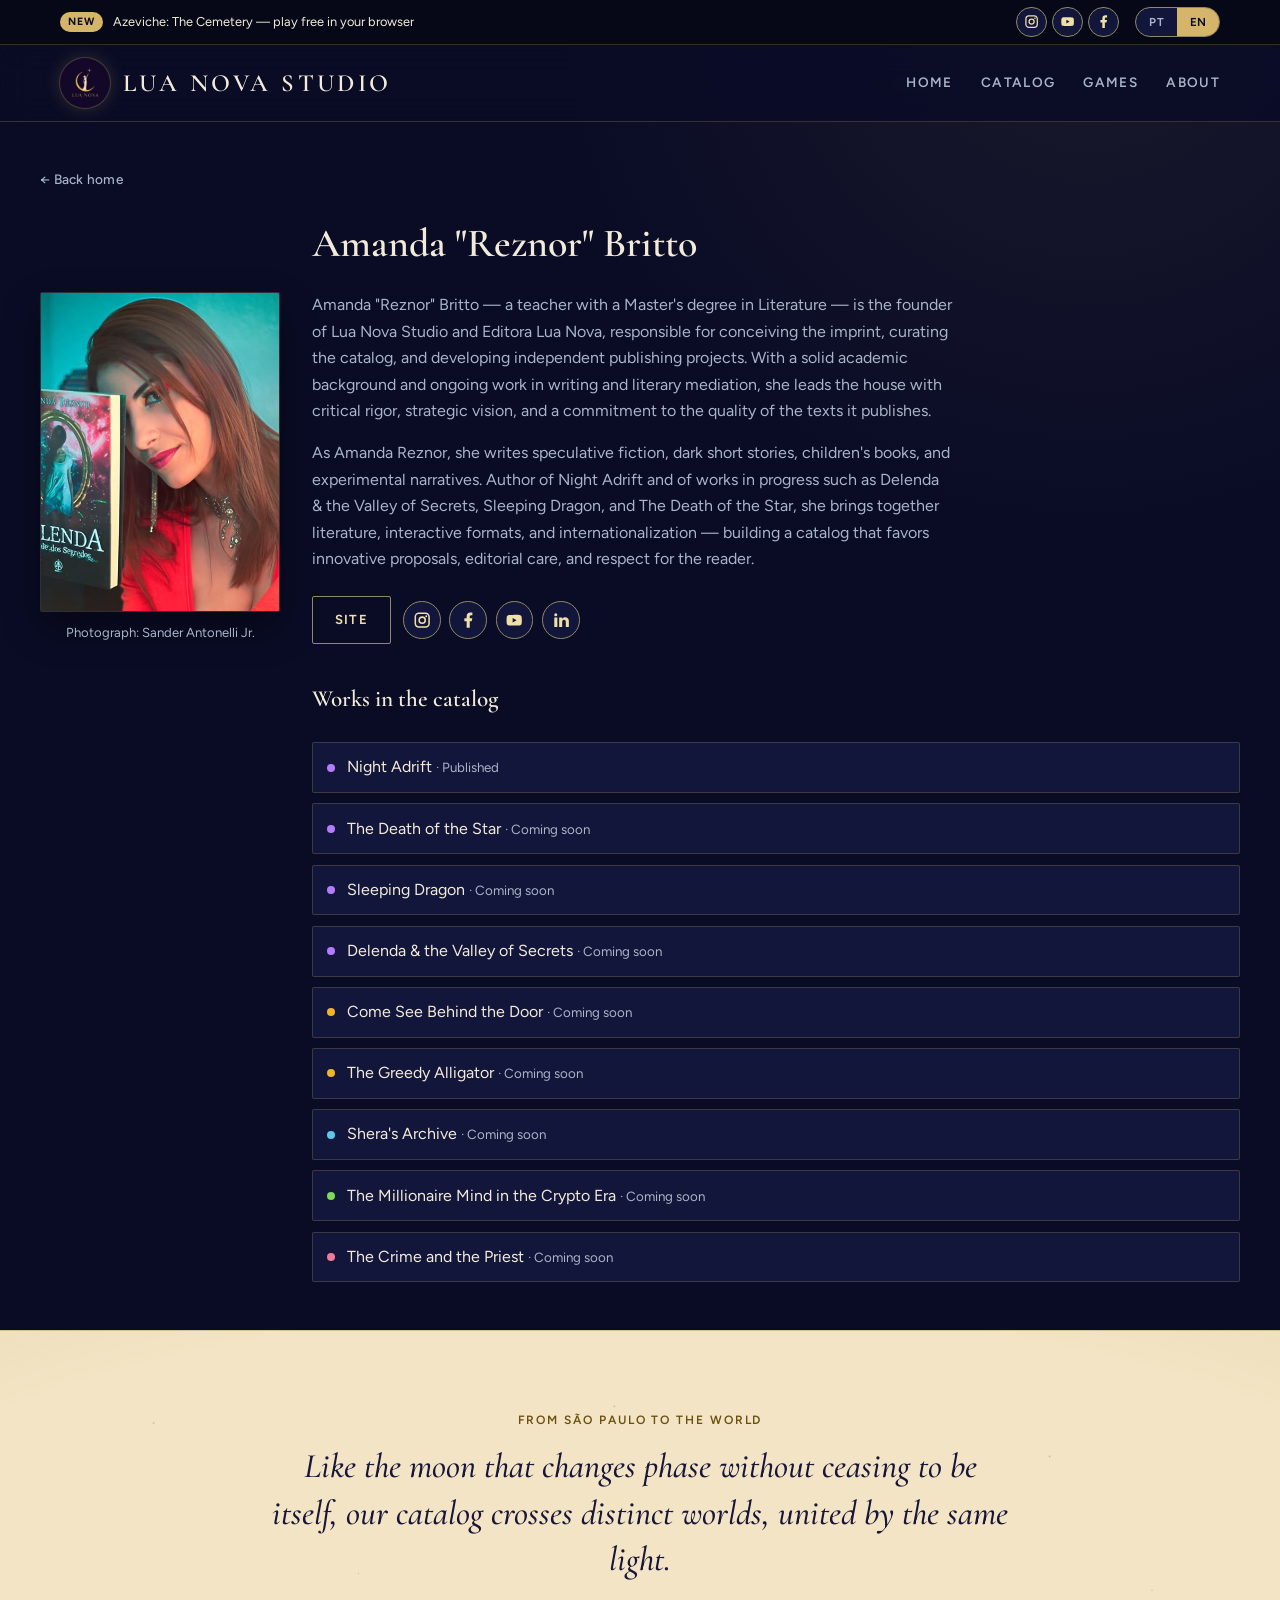
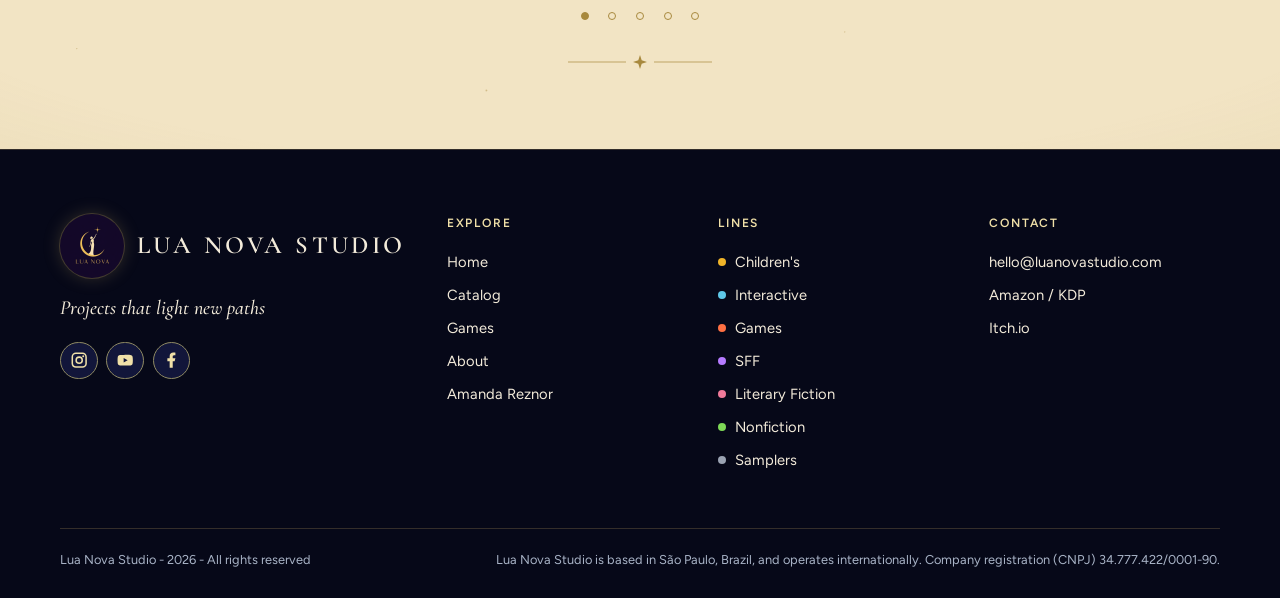
<file: autor.html>
<!DOCTYPE html>
<html lang="pt-BR" data-lang="pt">
  <head>
    <meta charset="UTF-8" />
    <meta name="viewport" content="width=device-width, initial-scale=1" />
    <meta name="color-scheme" content="dark light" />
    <meta name="theme-color" content="#060818" />
    <title>Autor · Lua Nova Studio</title>
    <meta name="description" content="Página do autor — Editora Lua Nova, selo da Lua Nova Studio." />
    <link rel="icon" href="assets/brand/logo-minimalista-lua-nova.png" type="image/png" />
    <link rel="preconnect" href="https://fonts.googleapis.com" />
    <link rel="preconnect" href="https://fonts.gstatic.com" crossorigin />
    <link href="https://fonts.googleapis.com/css2?family=Cormorant+Garamond:ital,wght@0,500;0,600;0,700;1,500&family=Figtree:wght@400;500;600;700&display=swap" rel="stylesheet" />
    <link rel="stylesheet" href="css/styles.css" />
  </head>
  <body data-page="author">
    <a class="skip-link" href="#conteudo">Skip / Pular</a>

    <div class="topbar">
      <div class="topbar-inner">
        <p class="topbar-note">
          <span class="topbar-tag" data-i18n="ui.topbarTag">Novo</span>
          <a href="livro.html?id=azeviche-the-cemetery" data-i18n="ui.topbarNote">Azeviche: O Cemitério — jogue grátis no navegador</a>
        </p>
        <div class="topbar-actions">
          <div class="social-row">
            <a class="social-icon" href="https://www.instagram.com/luanova_studio/" target="_blank" rel="noopener noreferrer" aria-label="Instagram" title="Instagram"><svg viewBox="0 0 24 24" aria-hidden="true"><path fill="currentColor" d="M7.8 2h8.4C19.4 2 22 4.6 22 7.8v8.4a5.8 5.8 0 0 1-5.8 5.8H7.8C4.6 22 2 19.4 2 16.2V7.8A5.8 5.8 0 0 1 7.8 2m-.2 2A3.6 3.6 0 0 0 4 7.6v8.8C4 18.39 5.61 20 7.6 20h8.8a3.6 3.6 0 0 0 3.6-3.6V7.6C20 5.61 18.39 4 16.4 4H7.6m9.65 1.5a1.25 1.25 0 0 1 1.25 1.25A1.25 1.25 0 0 1 17.25 8 1.25 1.25 0 0 1 16 6.75a1.25 1.25 0 0 1 1.25-1.25M12 7a5 5 0 0 1 5 5 5 5 0 0 1-5 5 5 5 0 0 1-5-5 5 5 0 0 1 5-5m0 2a3 3 0 0 0-3 3 3 3 0 0 0 3 3 3 3 0 0 0 3-3 3 3 0 0 0-3-3z"/></svg></a>
            <a class="social-icon" href="https://www.youtube.com/@luanova_studio" target="_blank" rel="noopener noreferrer" aria-label="YouTube" title="YouTube"><svg viewBox="0 0 24 24" aria-hidden="true"><path fill="currentColor" d="M10 15l5.19-3L10 9v6m11.56-7.83c.13.47.22 1.1.28 1.9.07.8.1 1.49.1 2.09L22 12c0 2.19-.16 3.8-.44 4.83-.25.9-.83 1.48-1.73 1.73-.47.13-1.33.22-2.65.28-1.3.07-2.49.1-3.59.1L12 19c-4.19 0-6.8-.16-7.83-.44-.9-.25-1.48-.83-1.73-1.73-.13-.47-.22-1.1-.28-1.9-.07-.8-.1-1.49-.1-2.09L2 12c0-2.19.16-3.8.44-4.83.25-.9.83-1.48 1.73-1.73.47-.13 1.33-.22 2.65-.28 1.3-.07 2.49-.1 3.59-.1L12 5c4.19 0 6.8.16 7.83.44.9.25 1.48.83 1.73 1.73z"/></svg></a>
            <a class="social-icon" href="https://www.facebook.com/profile.php?id=61592613926631" target="_blank" rel="noopener noreferrer" aria-label="Facebook" title="Facebook"><svg viewBox="0 0 24 24" aria-hidden="true"><path fill="currentColor" d="M14 13.5h2.5l1-4H14v-2c0-1.03 0-2 2-2h1.5V2.14c-.326-.043-1.557-.14-2.857-.14C11.928 2 10 3.657 10 6.7v2.8H7v4h3V22h4v-8.5z"/></svg></a>
          </div>
          <div class="lang-toggle" role="group" aria-label="Idioma / Language">
            <button type="button" data-lang="pt" aria-pressed="true">PT</button>
            <button type="button" data-lang="en" aria-pressed="false">EN</button>
          </div>
        </div>
      </div>
    </div>

    <header class="site-header">
      <div class="header-inner">
        <a class="brand" href="index.html" aria-label="Lua Nova Studio">
          <img class="brand-logo" src="assets/brand/logo-minimalista-lua-nova.png" alt="" width="50" height="50" />
          <span class="brand-name">Lua Nova Studio</span>
        </a>
        <div class="header-actions">
          <nav class="nav" aria-label="Principal">
            <a href="index.html" data-i18n="ui.navHome">Início</a>
            <a href="catalogo.html" data-i18n="ui.navCatalog">Catálogo</a>
            <a href="catalogo.html#selo-jogos" data-i18n="ui.navGames">Jogos</a>
            <a href="sobre.html" data-i18n="ui.navAbout">Sobre</a>
          </nav>
        </div>
      </div>
    </header>

    <main id="conteudo" class="wrap page-hero" data-author-page></main>

    <section class="manifesto theme-light" aria-labelledby="manifesto-title">
      <div class="hero-stars" aria-hidden="true"></div>
      <p class="section-eyebrow" id="manifesto-title" data-i18n="ui.manifestoEyebrow">De São Paulo para o mundo</p>
      <blockquote data-i18n="ui.manifestoQuote">Como a lua que muda de fase sem deixar de ser a mesma, nosso catálogo atravessa mundos distintos, unidos pela mesma luz.</blockquote>
      <div class="manifesto-orn" aria-hidden="true"></div>
    </section>

    <footer class="site-footer">
      <div class="wrap">
        <div class="footer-grid">
          <div class="footer-brand">
            <a class="brand" href="index.html" aria-label="Lua Nova Studio">
              <img class="brand-logo" src="assets/brand/logo-minimalista-lua-nova.png" alt="" width="64" height="64" />
              <span class="brand-name">Lua Nova Studio</span>
            </a>
            <p class="footer-tagline" data-i18n="site.tagline">Projetos que iluminam novos caminhos</p>
            <div class="social-row">
              <a class="social-icon" href="https://www.instagram.com/luanova_studio/" target="_blank" rel="noopener noreferrer" aria-label="Instagram" title="Instagram"><svg viewBox="0 0 24 24" aria-hidden="true"><path fill="currentColor" d="M7.8 2h8.4C19.4 2 22 4.6 22 7.8v8.4a5.8 5.8 0 0 1-5.8 5.8H7.8C4.6 22 2 19.4 2 16.2V7.8A5.8 5.8 0 0 1 7.8 2m-.2 2A3.6 3.6 0 0 0 4 7.6v8.8C4 18.39 5.61 20 7.6 20h8.8a3.6 3.6 0 0 0 3.6-3.6V7.6C20 5.61 18.39 4 16.4 4H7.6m9.65 1.5a1.25 1.25 0 0 1 1.25 1.25A1.25 1.25 0 0 1 17.25 8 1.25 1.25 0 0 1 16 6.75a1.25 1.25 0 0 1 1.25-1.25M12 7a5 5 0 0 1 5 5 5 5 0 0 1-5 5 5 5 0 0 1-5-5 5 5 0 0 1 5-5m0 2a3 3 0 0 0-3 3 3 3 0 0 0 3 3 3 3 0 0 0 3-3 3 3 0 0 0-3-3z"/></svg></a>
              <a class="social-icon" href="https://www.youtube.com/@luanova_studio" target="_blank" rel="noopener noreferrer" aria-label="YouTube" title="YouTube"><svg viewBox="0 0 24 24" aria-hidden="true"><path fill="currentColor" d="M10 15l5.19-3L10 9v6m11.56-7.83c.13.47.22 1.1.28 1.9.07.8.1 1.49.1 2.09L22 12c0 2.19-.16 3.8-.44 4.83-.25.9-.83 1.48-1.73 1.73-.47.13-1.33.22-2.65.28-1.3.07-2.49.1-3.59.1L12 19c-4.19 0-6.8-.16-7.83-.44-.9-.25-1.48-.83-1.73-1.73-.13-.47-.22-1.1-.28-1.9-.07-.8-.1-1.49-.1-2.09L2 12c0-2.19.16-3.8.44-4.83.25-.9.83-1.48 1.73-1.73.47-.13 1.33-.22 2.65-.28 1.3-.07 2.49-.1 3.59-.1L12 5c4.19 0 6.8.16 7.83.44.9.25 1.48.83 1.73 1.73z"/></svg></a>
              <a class="social-icon" href="https://www.facebook.com/profile.php?id=61592613926631" target="_blank" rel="noopener noreferrer" aria-label="Facebook" title="Facebook"><svg viewBox="0 0 24 24" aria-hidden="true"><path fill="currentColor" d="M14 13.5h2.5l1-4H14v-2c0-1.03 0-2 2-2h1.5V2.14c-.326-.043-1.557-.14-2.857-.14C11.928 2 10 3.657 10 6.7v2.8H7v4h3V22h4v-8.5z"/></svg></a>
            </div>
          </div>
          <nav class="footer-col" aria-labelledby="footer-explore">
            <h2 id="footer-explore" data-i18n="ui.footerExplore">Navegue</h2>
            <ul>
              <li><a href="index.html" data-i18n="ui.navHome">Início</a></li>
              <li><a href="catalogo.html" data-i18n="ui.navCatalog">Catálogo</a></li>
              <li><a href="catalogo.html#selo-jogos" data-i18n="ui.navGames">Jogos</a></li>
              <li><a href="sobre.html" data-i18n="ui.navAbout">Sobre</a></li>
              <li><a href="autor.html?id=amanda-reznor">Amanda Reznor</a></li>
            </ul>
          </nav>
          <nav class="footer-col" aria-labelledby="footer-lines">
            <h2 id="footer-lines" data-i18n="ui.footerLines">Selos</h2>
            <ul>
              <li><a href="catalogo.html#selo-infantil"><span class="footer-dot" style="--seal-color:#f0b429" aria-hidden="true"></span><span data-i18n="seals.0.name">Infantil</span></a></li>
              <li><a href="catalogo.html#selo-interativo"><span class="footer-dot" style="--seal-color:#5ec8e8" aria-hidden="true"></span><span data-i18n="seals.1.name">Interativo</span></a></li>
              <li><a href="catalogo.html#selo-jogos"><span class="footer-dot" style="--seal-color:#ff7043" aria-hidden="true"></span><span data-i18n="seals.2.name">Jogos</span></a></li>
              <li><a href="catalogo.html#selo-litfan"><span class="footer-dot" style="--seal-color:#b57bff" aria-hidden="true"></span><span data-i18n="seals.3.name">LitFan</span></a></li>
              <li><a href="catalogo.html#selo-romance"><span class="footer-dot" style="--seal-color:#f07a9a" aria-hidden="true"></span><span data-i18n="seals.4.name">Romance</span></a></li>
              <li><a href="catalogo.html#selo-tecnico"><span class="footer-dot" style="--seal-color:#7ed957" aria-hidden="true"></span><span data-i18n="seals.5.name">Técnico</span></a></li>
              <li><a href="catalogo.html#selo-degustacoes"><span class="footer-dot" style="--seal-color:#9aa3b2" aria-hidden="true"></span><span data-i18n="seals.6.name">Degustações</span></a></li>
            </ul>
          </nav>
          <div class="footer-col">
            <h2 data-i18n="ui.contactTitle">Contato</h2>
            <ul>
              <li><a href="mailto:hello@luanovastudio.com">hello@luanovastudio.com</a></li>
              <li><a href="https://www.amazon.com.br/s?k=Amanda+Reznor" target="_blank" rel="noopener noreferrer">Amazon / KDP</a></li>
              <li><a href="https://luanovastudio.itch.io/" target="_blank" rel="noopener noreferrer">Itch.io</a></li>
            </ul>
          </div>
        </div>
        <div class="footer-bottom">
          <p class="footer-copy" data-i18n="ui.footerRights">Lua Nova Studio - {year} - Todos os direitos reservados</p>
          <p class="footer-note" data-i18n="about.note">A Lua Nova Studio tem sede em São Paulo, Brasil, e atua internacionalmente.</p>
        </div>
      </div>
    </footer>

    <script src="js/data.js"></script>
    <script src="js/i18n.js"></script>
    <script src="js/carousel.js"></script>
    <script src="js/app.js"></script>
  </body>
</html>
</file>
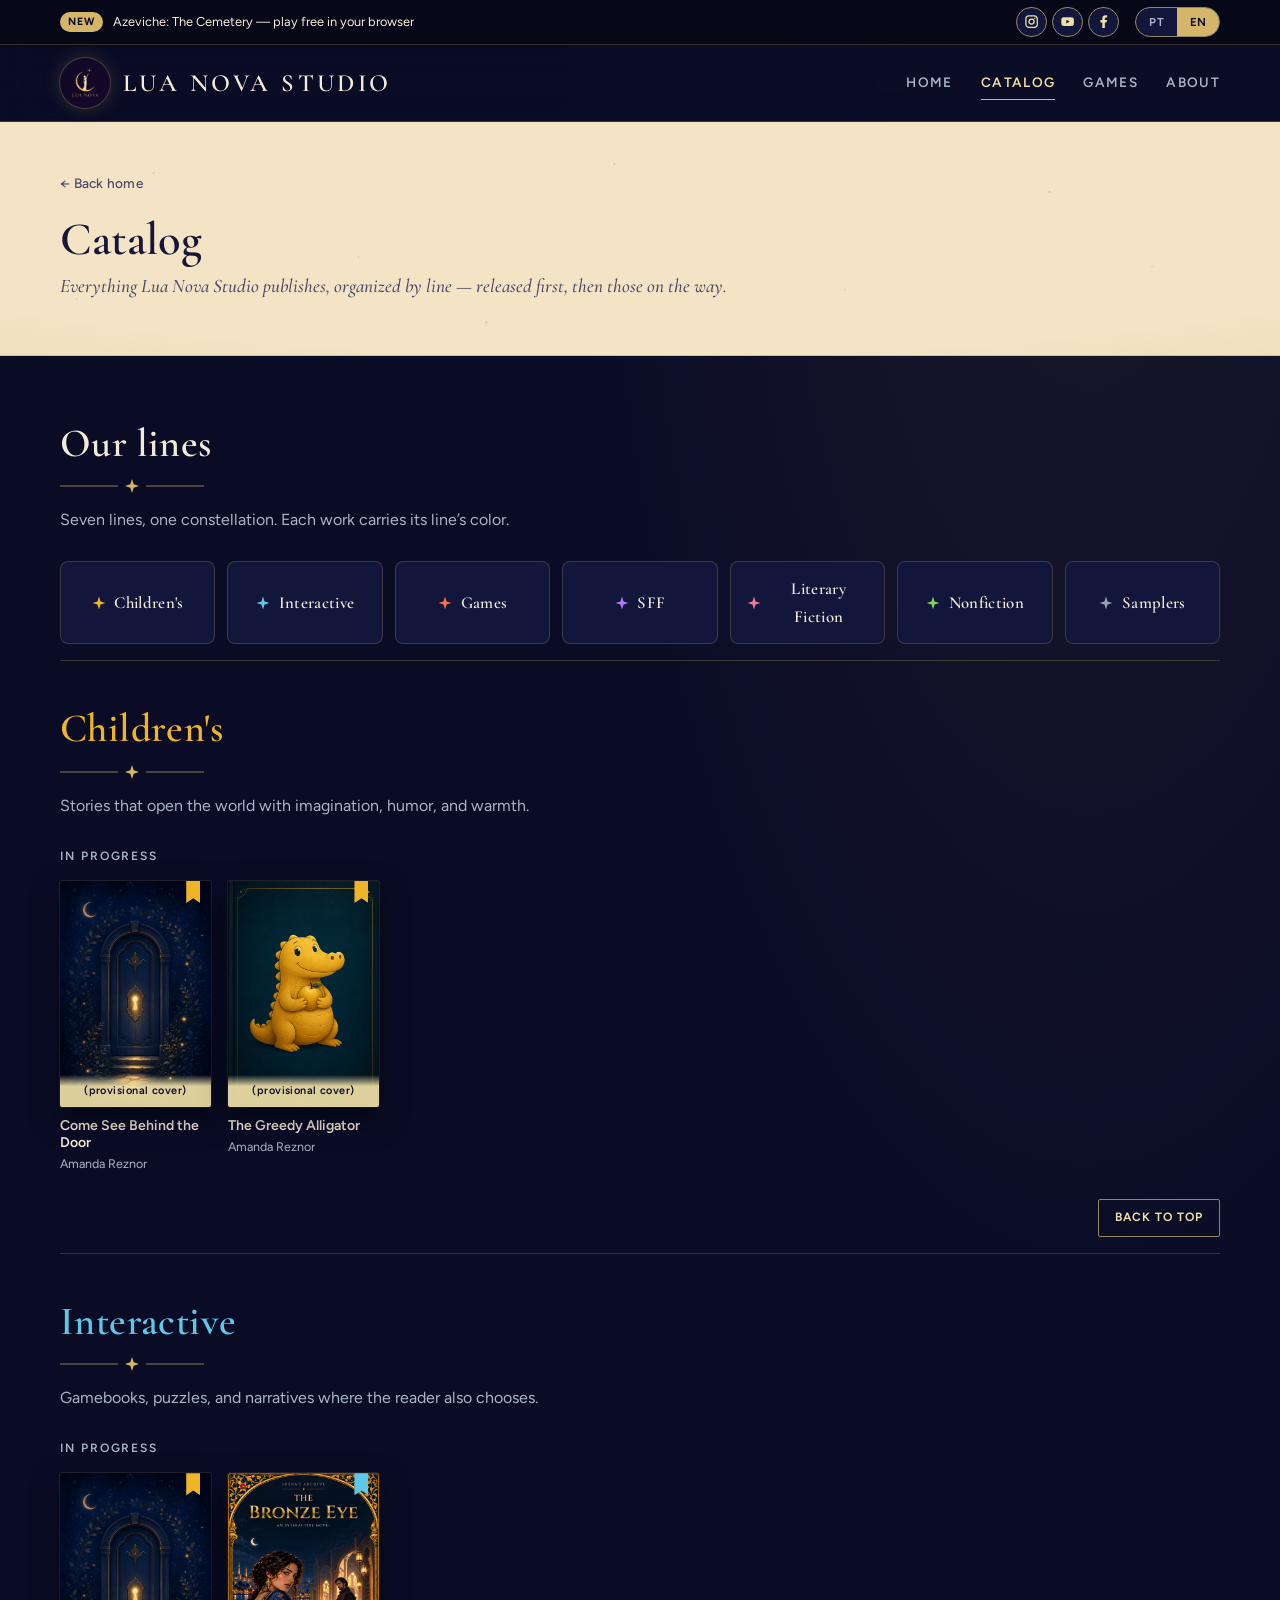
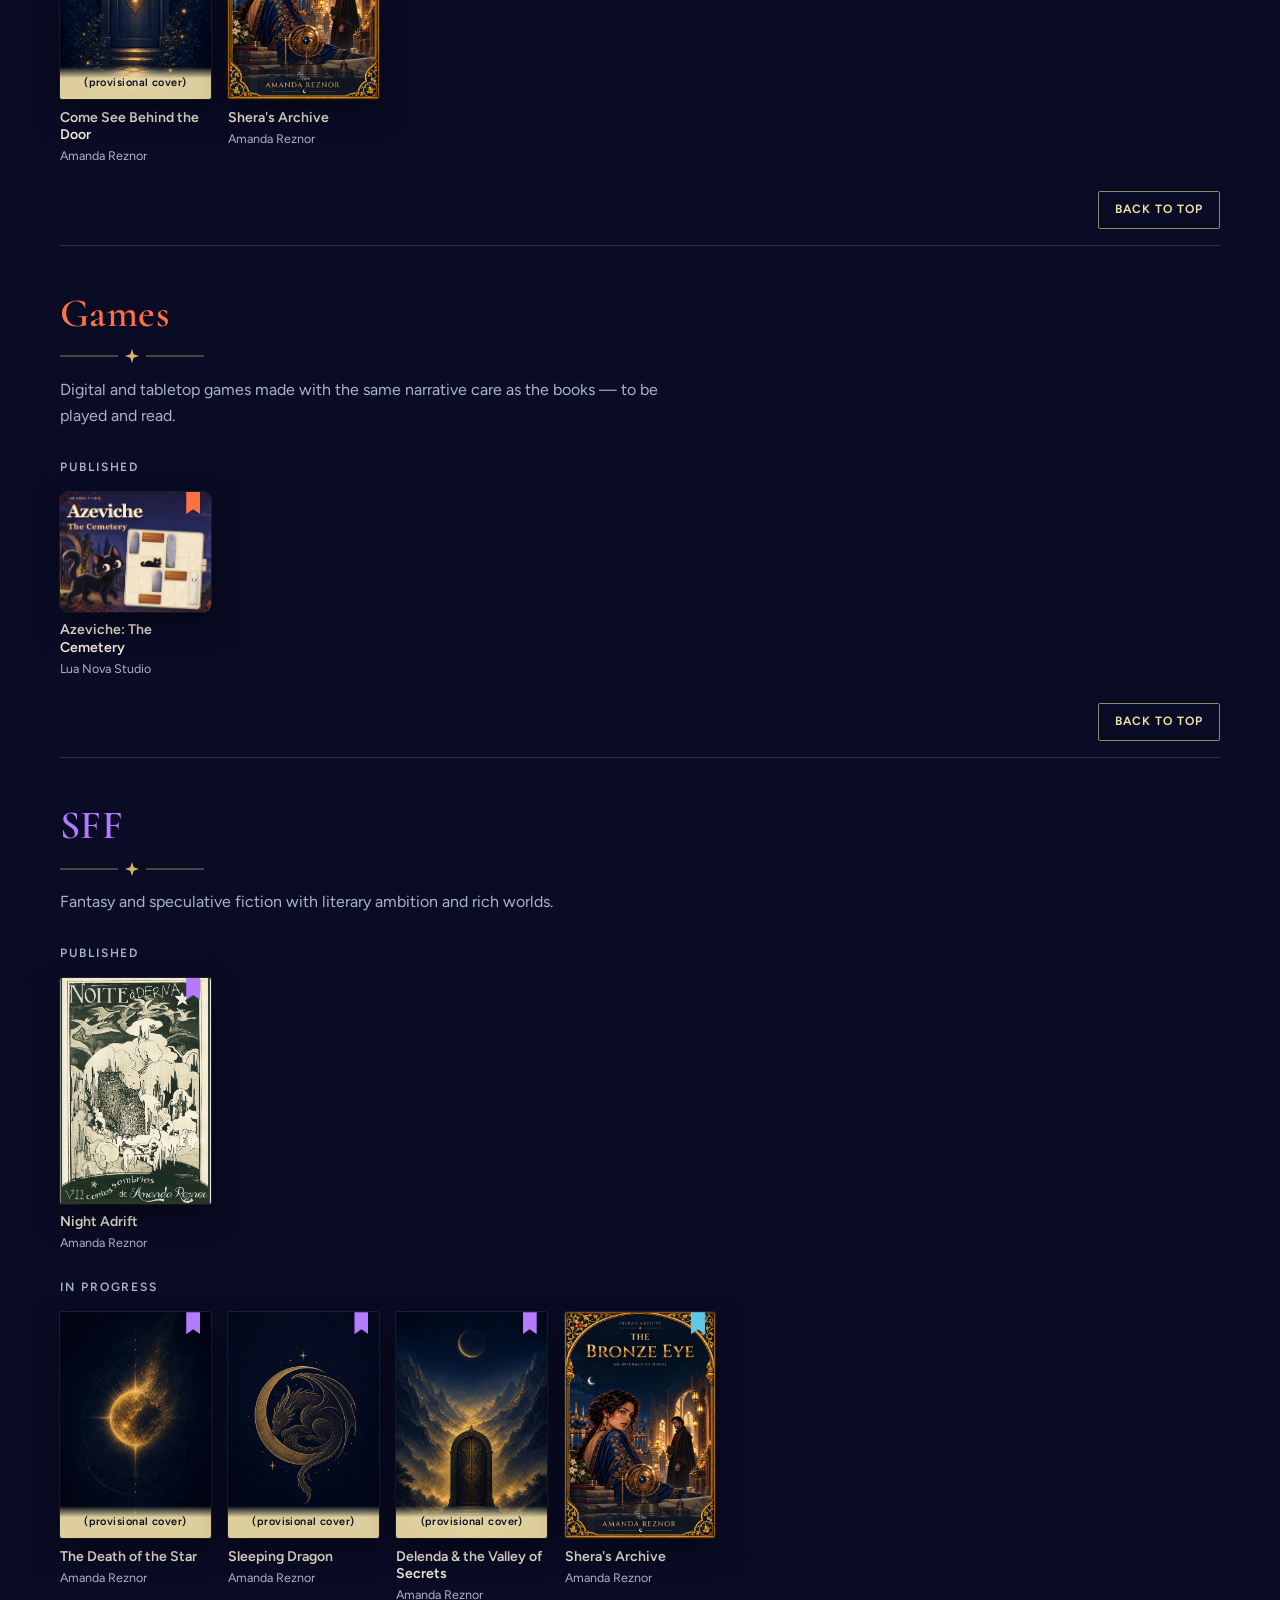
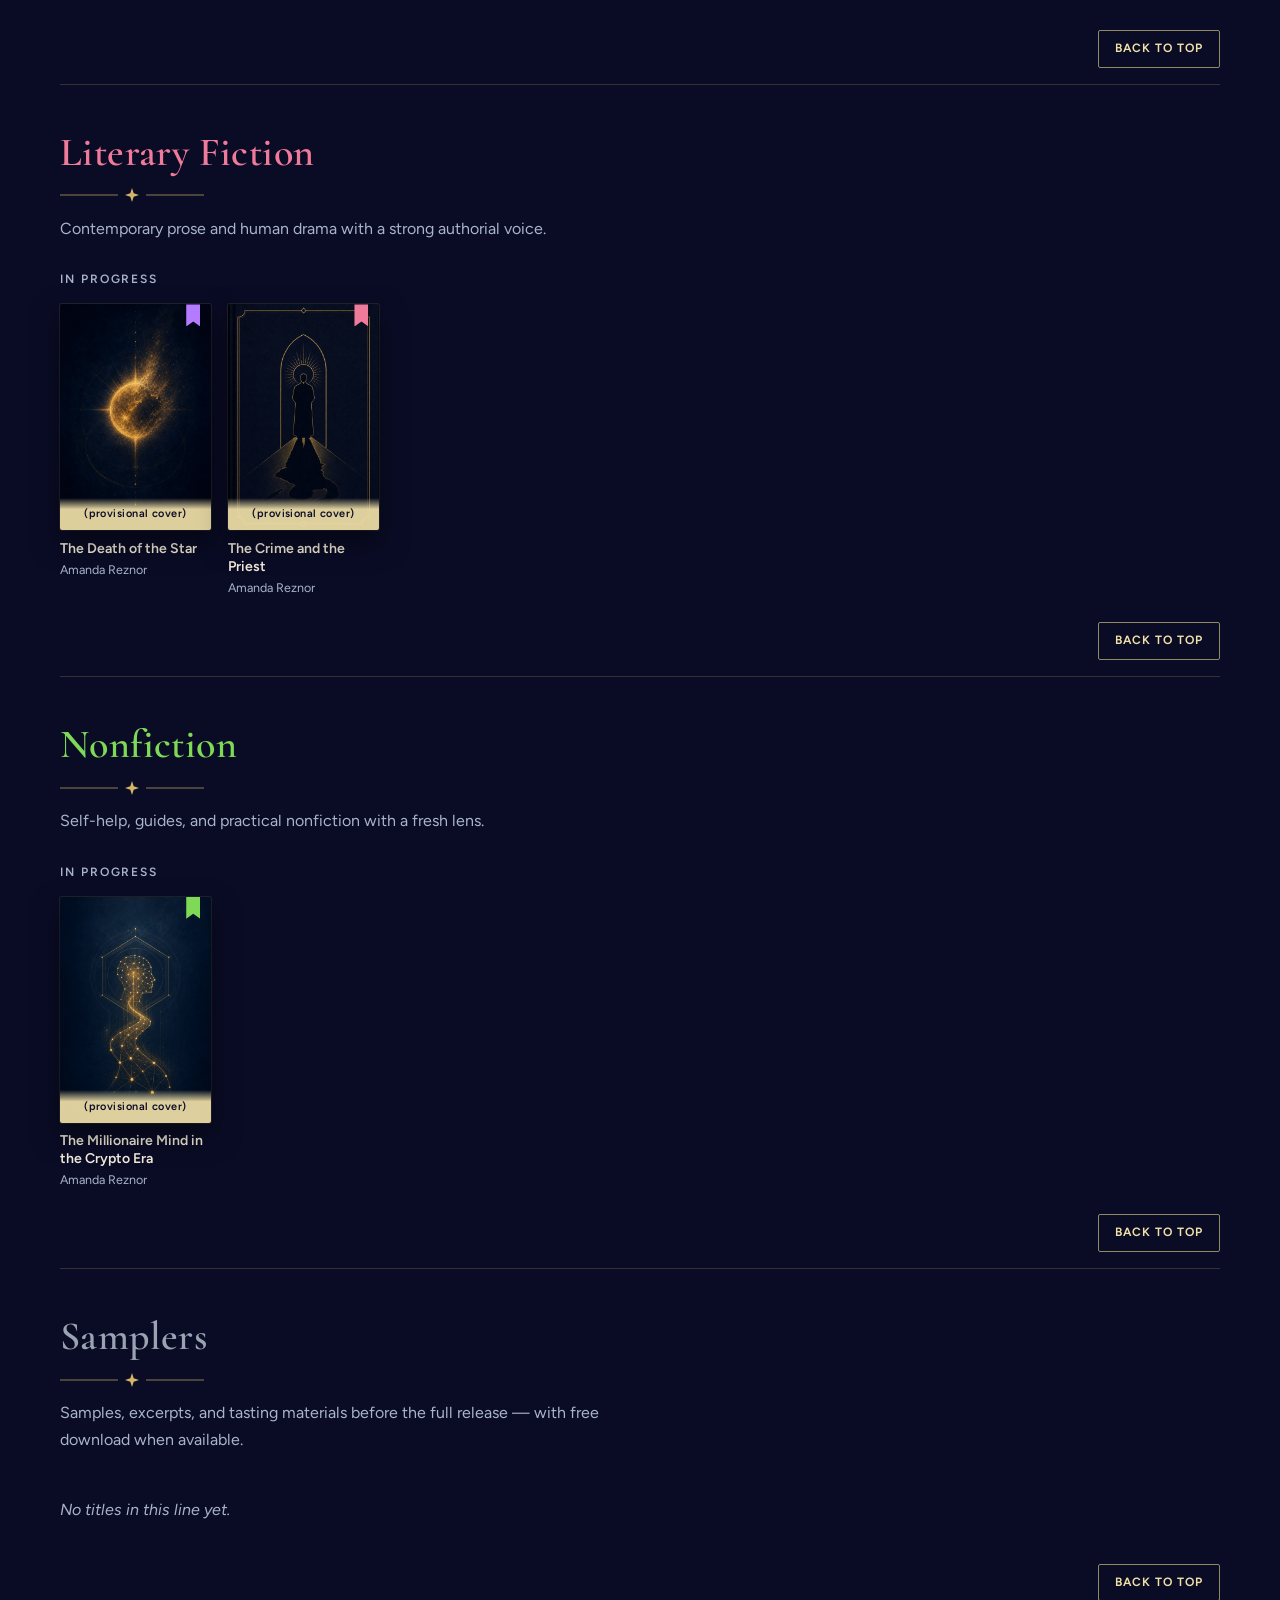
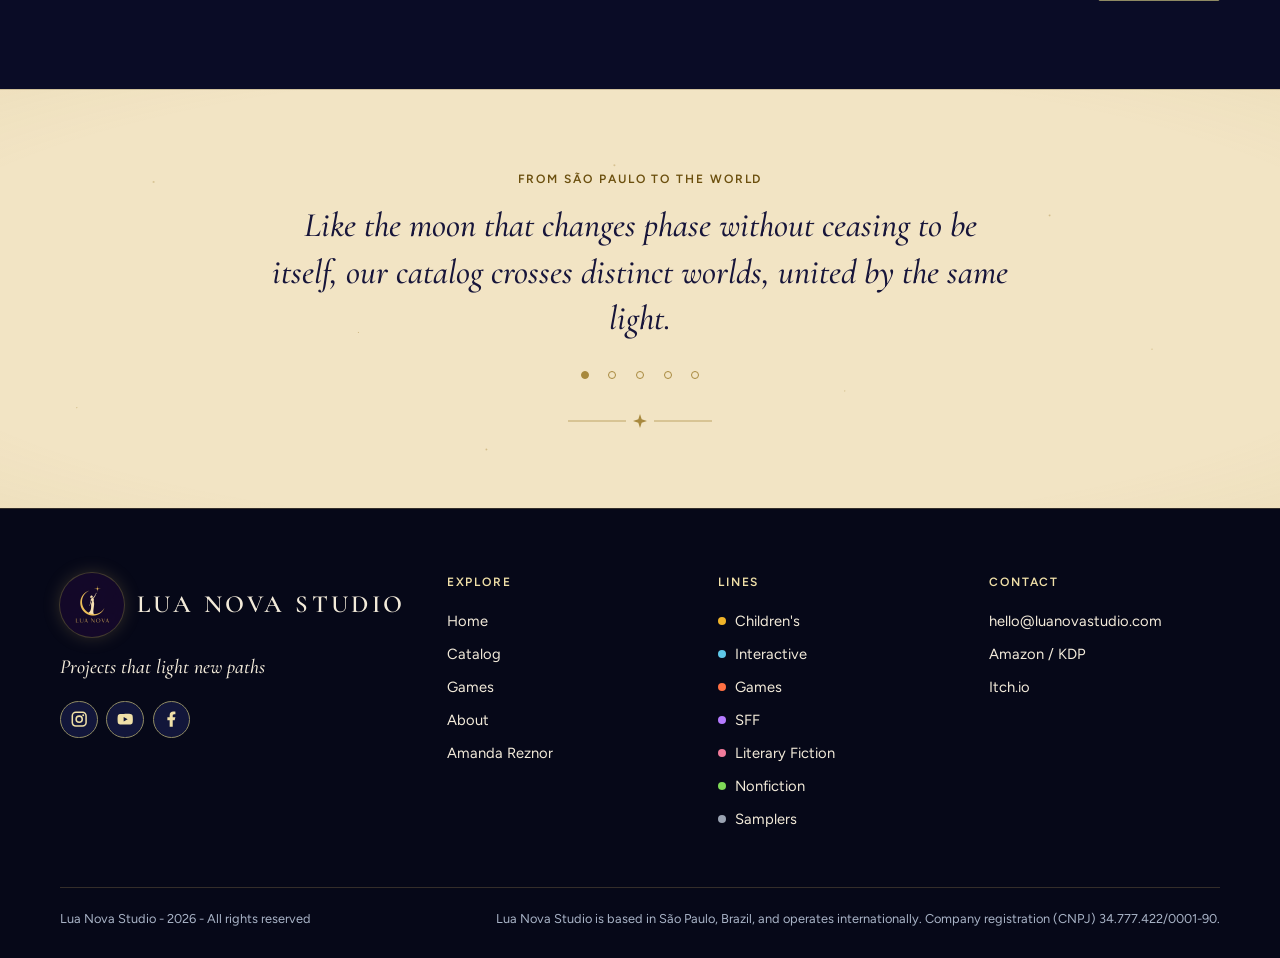
<file: catalogo.html>
<!DOCTYPE html>
<html lang="pt-BR" data-lang="pt">
  <head>
    <meta charset="UTF-8" />
    <meta name="viewport" content="width=device-width, initial-scale=1" />
    <meta name="color-scheme" content="dark light" />
    <meta name="theme-color" content="#060818" />
    <title>Catálogo · Lua Nova Studio</title>
    <meta name="description" content="Catálogo da Lua Nova Studio — livros e jogos, organizados por linha." />
    <link rel="icon" href="assets/brand/logo-minimalista-lua-nova.png" type="image/png" />
    <link rel="preconnect" href="https://fonts.googleapis.com" />
    <link rel="preconnect" href="https://fonts.gstatic.com" crossorigin />
    <link href="https://fonts.googleapis.com/css2?family=Cormorant+Garamond:ital,wght@0,500;0,600;0,700;1,500&family=Figtree:wght@400;500;600;700&display=swap" rel="stylesheet" />
    <link rel="stylesheet" href="css/styles.css" />
  </head>
  <body data-page="catalog">
    <a class="skip-link" href="#conteudo">Skip / Pular</a>

    <div class="topbar">
      <div class="topbar-inner">
        <p class="topbar-note">
          <span class="topbar-tag" data-i18n="ui.topbarTag">Novo</span>
          <a href="livro.html?id=azeviche-the-cemetery" data-i18n="ui.topbarNote">Azeviche: O Cemitério — jogue grátis no navegador</a>
        </p>
        <div class="topbar-actions">
          <div class="social-row">
            <a class="social-icon" href="https://www.instagram.com/luanova_studio/" target="_blank" rel="noopener noreferrer" aria-label="Instagram" title="Instagram"><svg viewBox="0 0 24 24" aria-hidden="true"><path fill="currentColor" d="M7.8 2h8.4C19.4 2 22 4.6 22 7.8v8.4a5.8 5.8 0 0 1-5.8 5.8H7.8C4.6 22 2 19.4 2 16.2V7.8A5.8 5.8 0 0 1 7.8 2m-.2 2A3.6 3.6 0 0 0 4 7.6v8.8C4 18.39 5.61 20 7.6 20h8.8a3.6 3.6 0 0 0 3.6-3.6V7.6C20 5.61 18.39 4 16.4 4H7.6m9.65 1.5a1.25 1.25 0 0 1 1.25 1.25A1.25 1.25 0 0 1 17.25 8 1.25 1.25 0 0 1 16 6.75a1.25 1.25 0 0 1 1.25-1.25M12 7a5 5 0 0 1 5 5 5 5 0 0 1-5 5 5 5 0 0 1-5-5 5 5 0 0 1 5-5m0 2a3 3 0 0 0-3 3 3 3 0 0 0 3 3 3 3 0 0 0 3-3 3 3 0 0 0-3-3z"/></svg></a>
            <a class="social-icon" href="https://www.youtube.com/@luanova_studio" target="_blank" rel="noopener noreferrer" aria-label="YouTube" title="YouTube"><svg viewBox="0 0 24 24" aria-hidden="true"><path fill="currentColor" d="M10 15l5.19-3L10 9v6m11.56-7.83c.13.47.22 1.1.28 1.9.07.8.1 1.49.1 2.09L22 12c0 2.19-.16 3.8-.44 4.83-.25.9-.83 1.48-1.73 1.73-.47.13-1.33.22-2.65.28-1.3.07-2.49.1-3.59.1L12 19c-4.19 0-6.8-.16-7.83-.44-.9-.25-1.48-.83-1.73-1.73-.13-.47-.22-1.1-.28-1.9-.07-.8-.1-1.49-.1-2.09L2 12c0-2.19.16-3.8.44-4.83.25-.9.83-1.48 1.73-1.73.47-.13 1.33-.22 2.65-.28 1.3-.07 2.49-.1 3.59-.1L12 5c4.19 0 6.8.16 7.83.44.9.25 1.48.83 1.73 1.73z"/></svg></a>
            <a class="social-icon" href="https://www.facebook.com/profile.php?id=61592613926631" target="_blank" rel="noopener noreferrer" aria-label="Facebook" title="Facebook"><svg viewBox="0 0 24 24" aria-hidden="true"><path fill="currentColor" d="M14 13.5h2.5l1-4H14v-2c0-1.03 0-2 2-2h1.5V2.14c-.326-.043-1.557-.14-2.857-.14C11.928 2 10 3.657 10 6.7v2.8H7v4h3V22h4v-8.5z"/></svg></a>
          </div>
          <div class="lang-toggle" role="group" aria-label="Idioma / Language">
            <button type="button" data-lang="pt" aria-pressed="true">PT</button>
            <button type="button" data-lang="en" aria-pressed="false">EN</button>
          </div>
        </div>
      </div>
    </div>

    <header class="site-header">
      <div class="header-inner">
        <a class="brand" href="index.html" aria-label="Lua Nova Studio">
          <img class="brand-logo" src="assets/brand/logo-minimalista-lua-nova.png" alt="" width="50" height="50" />
          <span class="brand-name">Lua Nova Studio</span>
        </a>
        <div class="header-actions">
          <nav class="nav" aria-label="Principal">
            <a href="index.html" data-i18n="ui.navHome">Início</a>
            <a href="catalogo.html" aria-current="page" data-i18n="ui.navCatalog">Catálogo</a>
            <a href="catalogo.html#selo-jogos" data-i18n="ui.navGames">Jogos</a>
            <a href="sobre.html" data-i18n="ui.navAbout">Sobre</a>
          </nav>
        </div>
      </div>
    </header>

    <main id="conteudo">
      <div id="topo-catalogo"></div>
      <section class="page-banner theme-light">
        <div class="hero-stars" aria-hidden="true"></div>
        <div class="wrap">
          <a class="crumb" href="index.html" data-i18n="ui.backHome">← Voltar ao início</a>
          <h1 class="book-title" data-i18n="ui.catalogTitle">Catálogo</h1>
          <p class="book-subtitle" data-i18n="ui.catalogLead">
            Todos os títulos da Editora Lua Nova, organizados por linha — lançados primeiro, depois os que vêm a caminho.
          </p>
        </div>
      </section>

      <div class="wrap page-body">
        <section class="section" aria-labelledby="seals-title" style="padding-top: 3rem">
          <div class="section-head">
            <h2 id="seals-title" data-i18n="ui.sealsTitle">Nossos selos</h2>
            <p data-i18n="ui.sealsLead">
              Sete linhas, uma mesma constelação. Cada obra carrega a cor do seu selo.
            </p>
          </div>
          <div class="seals-grid" data-seals></div>
        </section>

        <div data-catalog></div>
      </div>
    </main>

    <section class="manifesto theme-light" aria-labelledby="manifesto-title">
      <div class="hero-stars" aria-hidden="true"></div>
      <p class="section-eyebrow" id="manifesto-title" data-i18n="ui.manifestoEyebrow">De São Paulo para o mundo</p>
      <blockquote data-i18n="ui.manifestoQuote">Como a lua que muda de fase sem deixar de ser a mesma, nosso catálogo atravessa mundos distintos, unidos pela mesma luz.</blockquote>
      <div class="manifesto-orn" aria-hidden="true"></div>
    </section>

    <footer class="site-footer">
      <div class="wrap">
        <div class="footer-grid">
          <div class="footer-brand">
            <a class="brand" href="index.html" aria-label="Lua Nova Studio">
              <img class="brand-logo" src="assets/brand/logo-minimalista-lua-nova.png" alt="" width="64" height="64" />
              <span class="brand-name">Lua Nova Studio</span>
            </a>
            <p class="footer-tagline" data-i18n="site.tagline">Projetos que iluminam novos caminhos</p>
            <div class="social-row">
              <a class="social-icon" href="https://www.instagram.com/luanova_studio/" target="_blank" rel="noopener noreferrer" aria-label="Instagram" title="Instagram"><svg viewBox="0 0 24 24" aria-hidden="true"><path fill="currentColor" d="M7.8 2h8.4C19.4 2 22 4.6 22 7.8v8.4a5.8 5.8 0 0 1-5.8 5.8H7.8C4.6 22 2 19.4 2 16.2V7.8A5.8 5.8 0 0 1 7.8 2m-.2 2A3.6 3.6 0 0 0 4 7.6v8.8C4 18.39 5.61 20 7.6 20h8.8a3.6 3.6 0 0 0 3.6-3.6V7.6C20 5.61 18.39 4 16.4 4H7.6m9.65 1.5a1.25 1.25 0 0 1 1.25 1.25A1.25 1.25 0 0 1 17.25 8 1.25 1.25 0 0 1 16 6.75a1.25 1.25 0 0 1 1.25-1.25M12 7a5 5 0 0 1 5 5 5 5 0 0 1-5 5 5 5 0 0 1-5-5 5 5 0 0 1 5-5m0 2a3 3 0 0 0-3 3 3 3 0 0 0 3 3 3 3 0 0 0 3-3 3 3 0 0 0-3-3z"/></svg></a>
              <a class="social-icon" href="https://www.youtube.com/@luanova_studio" target="_blank" rel="noopener noreferrer" aria-label="YouTube" title="YouTube"><svg viewBox="0 0 24 24" aria-hidden="true"><path fill="currentColor" d="M10 15l5.19-3L10 9v6m11.56-7.83c.13.47.22 1.1.28 1.9.07.8.1 1.49.1 2.09L22 12c0 2.19-.16 3.8-.44 4.83-.25.9-.83 1.48-1.73 1.73-.47.13-1.33.22-2.65.28-1.3.07-2.49.1-3.59.1L12 19c-4.19 0-6.8-.16-7.83-.44-.9-.25-1.48-.83-1.73-1.73-.13-.47-.22-1.1-.28-1.9-.07-.8-.1-1.49-.1-2.09L2 12c0-2.19.16-3.8.44-4.83.25-.9.83-1.48 1.73-1.73.47-.13 1.33-.22 2.65-.28 1.3-.07 2.49-.1 3.59-.1L12 5c4.19 0 6.8.16 7.83.44.9.25 1.48.83 1.73 1.73z"/></svg></a>
              <a class="social-icon" href="https://www.facebook.com/profile.php?id=61592613926631" target="_blank" rel="noopener noreferrer" aria-label="Facebook" title="Facebook"><svg viewBox="0 0 24 24" aria-hidden="true"><path fill="currentColor" d="M14 13.5h2.5l1-4H14v-2c0-1.03 0-2 2-2h1.5V2.14c-.326-.043-1.557-.14-2.857-.14C11.928 2 10 3.657 10 6.7v2.8H7v4h3V22h4v-8.5z"/></svg></a>
            </div>
          </div>
          <nav class="footer-col" aria-labelledby="footer-explore">
            <h2 id="footer-explore" data-i18n="ui.footerExplore">Navegue</h2>
            <ul>
              <li><a href="index.html" data-i18n="ui.navHome">Início</a></li>
              <li><a href="catalogo.html" data-i18n="ui.navCatalog">Catálogo</a></li>
              <li><a href="catalogo.html#selo-jogos" data-i18n="ui.navGames">Jogos</a></li>
              <li><a href="sobre.html" data-i18n="ui.navAbout">Sobre</a></li>
              <li><a href="autor.html?id=amanda-reznor">Amanda Reznor</a></li>
            </ul>
          </nav>
          <nav class="footer-col" aria-labelledby="footer-lines">
            <h2 id="footer-lines" data-i18n="ui.footerLines">Selos</h2>
            <ul>
              <li><a href="catalogo.html#selo-infantil"><span class="footer-dot" style="--seal-color:#f0b429" aria-hidden="true"></span><span data-i18n="seals.0.name">Infantil</span></a></li>
              <li><a href="catalogo.html#selo-interativo"><span class="footer-dot" style="--seal-color:#5ec8e8" aria-hidden="true"></span><span data-i18n="seals.1.name">Interativo</span></a></li>
              <li><a href="catalogo.html#selo-jogos"><span class="footer-dot" style="--seal-color:#ff7043" aria-hidden="true"></span><span data-i18n="seals.2.name">Jogos</span></a></li>
              <li><a href="catalogo.html#selo-litfan"><span class="footer-dot" style="--seal-color:#b57bff" aria-hidden="true"></span><span data-i18n="seals.3.name">LitFan</span></a></li>
              <li><a href="catalogo.html#selo-romance"><span class="footer-dot" style="--seal-color:#f07a9a" aria-hidden="true"></span><span data-i18n="seals.4.name">Romance</span></a></li>
              <li><a href="catalogo.html#selo-tecnico"><span class="footer-dot" style="--seal-color:#7ed957" aria-hidden="true"></span><span data-i18n="seals.5.name">Técnico</span></a></li>
              <li><a href="catalogo.html#selo-degustacoes"><span class="footer-dot" style="--seal-color:#9aa3b2" aria-hidden="true"></span><span data-i18n="seals.6.name">Degustações</span></a></li>
            </ul>
          </nav>
          <div class="footer-col">
            <h2 data-i18n="ui.contactTitle">Contato</h2>
            <ul>
              <li><a href="mailto:hello@luanovastudio.com">hello@luanovastudio.com</a></li>
              <li><a href="https://www.amazon.com.br/s?k=Amanda+Reznor" target="_blank" rel="noopener noreferrer">Amazon / KDP</a></li>
              <li><a href="https://luanovastudio.itch.io/" target="_blank" rel="noopener noreferrer">Itch.io</a></li>
            </ul>
          </div>
        </div>
        <div class="footer-bottom">
          <p class="footer-copy" data-i18n="ui.footerRights">Lua Nova Studio - {year} - Todos os direitos reservados</p>
          <p class="footer-note" data-i18n="about.note">A Lua Nova Studio tem sede em São Paulo, Brasil, e atua internacionalmente.</p>
        </div>
      </div>
    </footer>

    <script src="js/data.js"></script>
    <script src="js/i18n.js"></script>
    <script src="js/carousel.js"></script>
    <script src="js/app.js"></script>
  </body>
</html>
</file>
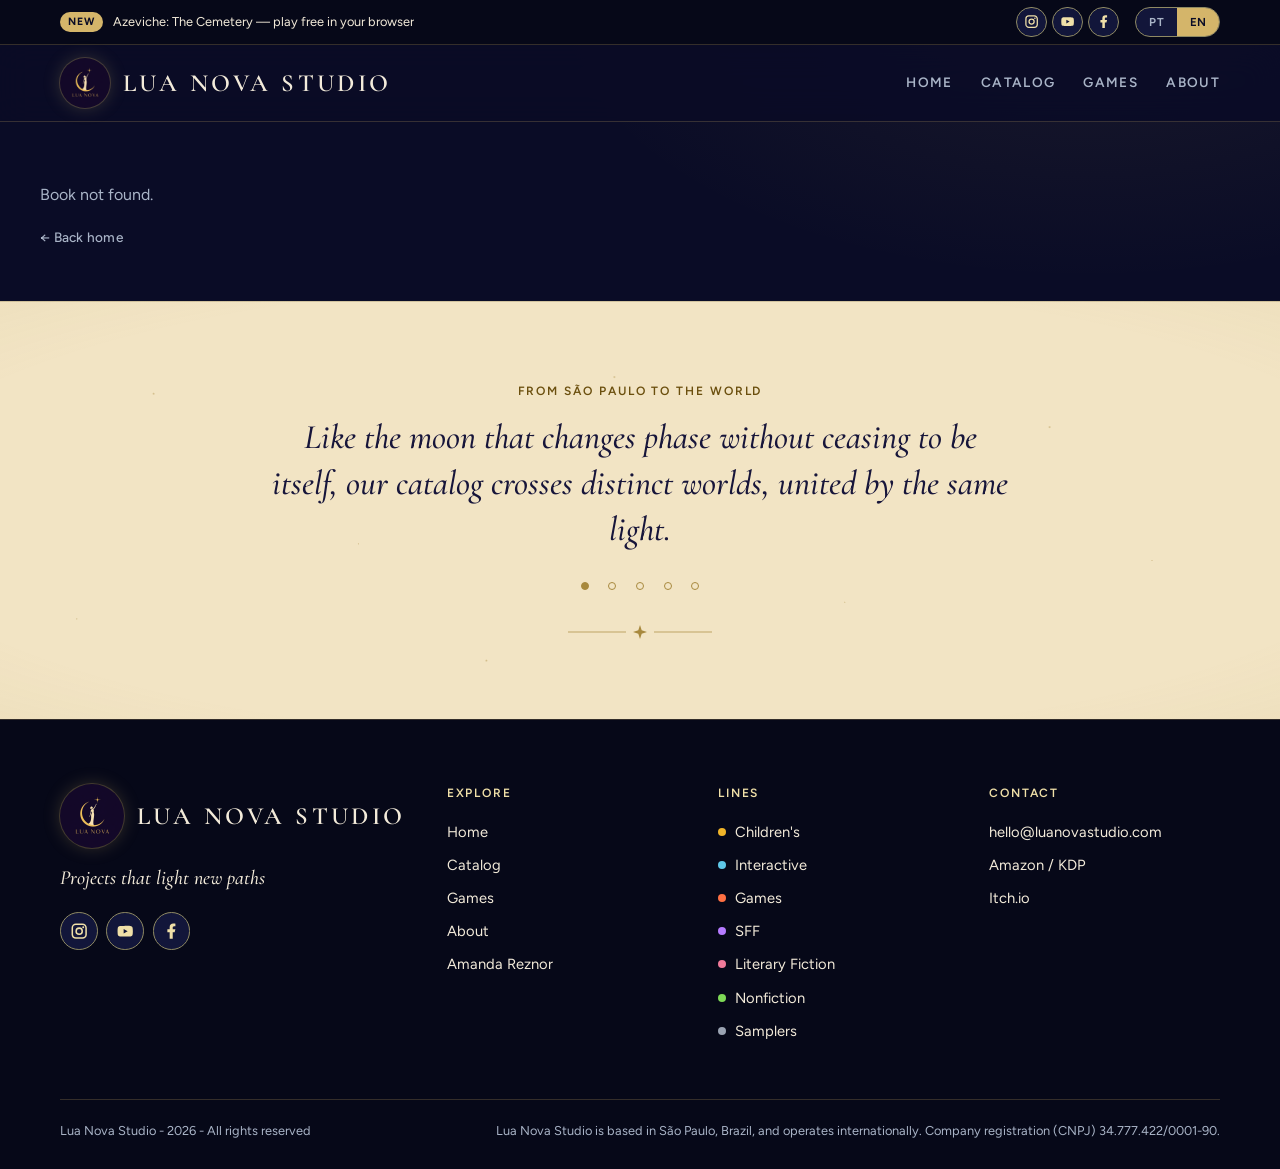
<file: livro.html>
<!DOCTYPE html>
<html lang="pt-BR" data-lang="pt">
  <head>
    <meta charset="UTF-8" />
    <meta name="viewport" content="width=device-width, initial-scale=1" />
    <meta name="color-scheme" content="dark light" />
    <meta name="theme-color" content="#060818" />
    <title>Livro · Lua Nova Studio</title>
    <meta name="description" content="Ficha do livro — Editora Lua Nova." />
    <link rel="icon" href="assets/brand/logo-minimalista-lua-nova.png" type="image/png" />
    <link rel="preconnect" href="https://fonts.googleapis.com" />
    <link rel="preconnect" href="https://fonts.gstatic.com" crossorigin />
    <link href="https://fonts.googleapis.com/css2?family=Cormorant+Garamond:ital,wght@0,500;0,600;0,700;1,500&family=Figtree:wght@400;500;600;700&display=swap" rel="stylesheet" />
    <link rel="stylesheet" href="css/styles.css" />
  </head>
  <body data-page="book">
    <a class="skip-link" href="#conteudo">Skip / Pular</a>

    <div class="topbar">
      <div class="topbar-inner">
        <p class="topbar-note">
          <span class="topbar-tag" data-i18n="ui.topbarTag">Novo</span>
          <a href="livro.html?id=azeviche-the-cemetery" data-i18n="ui.topbarNote">Azeviche: O Cemitério — jogue grátis no navegador</a>
        </p>
        <div class="topbar-actions">
          <div class="social-row">
            <a class="social-icon" href="https://www.instagram.com/luanova_studio/" target="_blank" rel="noopener noreferrer" aria-label="Instagram" title="Instagram"><svg viewBox="0 0 24 24" aria-hidden="true"><path fill="currentColor" d="M7.8 2h8.4C19.4 2 22 4.6 22 7.8v8.4a5.8 5.8 0 0 1-5.8 5.8H7.8C4.6 22 2 19.4 2 16.2V7.8A5.8 5.8 0 0 1 7.8 2m-.2 2A3.6 3.6 0 0 0 4 7.6v8.8C4 18.39 5.61 20 7.6 20h8.8a3.6 3.6 0 0 0 3.6-3.6V7.6C20 5.61 18.39 4 16.4 4H7.6m9.65 1.5a1.25 1.25 0 0 1 1.25 1.25A1.25 1.25 0 0 1 17.25 8 1.25 1.25 0 0 1 16 6.75a1.25 1.25 0 0 1 1.25-1.25M12 7a5 5 0 0 1 5 5 5 5 0 0 1-5 5 5 5 0 0 1-5-5 5 5 0 0 1 5-5m0 2a3 3 0 0 0-3 3 3 3 0 0 0 3 3 3 3 0 0 0 3-3 3 3 0 0 0-3-3z"/></svg></a>
            <a class="social-icon" href="https://www.youtube.com/@luanova_studio" target="_blank" rel="noopener noreferrer" aria-label="YouTube" title="YouTube"><svg viewBox="0 0 24 24" aria-hidden="true"><path fill="currentColor" d="M10 15l5.19-3L10 9v6m11.56-7.83c.13.47.22 1.1.28 1.9.07.8.1 1.49.1 2.09L22 12c0 2.19-.16 3.8-.44 4.83-.25.9-.83 1.48-1.73 1.73-.47.13-1.33.22-2.65.28-1.3.07-2.49.1-3.59.1L12 19c-4.19 0-6.8-.16-7.83-.44-.9-.25-1.48-.83-1.73-1.73-.13-.47-.22-1.1-.28-1.9-.07-.8-.1-1.49-.1-2.09L2 12c0-2.19.16-3.8.44-4.83.25-.9.83-1.48 1.73-1.73.47-.13 1.33-.22 2.65-.28 1.3-.07 2.49-.1 3.59-.1L12 5c4.19 0 6.8.16 7.83.44.9.25 1.48.83 1.73 1.73z"/></svg></a>
            <a class="social-icon" href="https://www.facebook.com/profile.php?id=61592613926631" target="_blank" rel="noopener noreferrer" aria-label="Facebook" title="Facebook"><svg viewBox="0 0 24 24" aria-hidden="true"><path fill="currentColor" d="M14 13.5h2.5l1-4H14v-2c0-1.03 0-2 2-2h1.5V2.14c-.326-.043-1.557-.14-2.857-.14C11.928 2 10 3.657 10 6.7v2.8H7v4h3V22h4v-8.5z"/></svg></a>
          </div>
          <div class="lang-toggle" role="group" aria-label="Idioma / Language">
            <button type="button" data-lang="pt" aria-pressed="true">PT</button>
            <button type="button" data-lang="en" aria-pressed="false">EN</button>
          </div>
        </div>
      </div>
    </div>

    <header class="site-header">
      <div class="header-inner">
        <a class="brand" href="index.html" aria-label="Lua Nova Studio">
          <img class="brand-logo" src="assets/brand/logo-minimalista-lua-nova.png" alt="" width="50" height="50" />
          <span class="brand-name">Lua Nova Studio</span>
        </a>
        <div class="header-actions">
          <nav class="nav" aria-label="Principal">
            <a href="index.html" data-i18n="ui.navHome">Início</a>
            <a href="catalogo.html" data-i18n="ui.navCatalog">Catálogo</a>
            <a href="catalogo.html#selo-jogos" data-i18n="ui.navGames">Jogos</a>
            <a href="sobre.html" data-i18n="ui.navAbout">Sobre</a>
          </nav>
        </div>
      </div>
    </header>

    <main id="conteudo" class="wrap page-hero" data-book-page></main>

    <section class="manifesto theme-light" aria-labelledby="manifesto-title">
      <div class="hero-stars" aria-hidden="true"></div>
      <p class="section-eyebrow" id="manifesto-title" data-i18n="ui.manifestoEyebrow">De São Paulo para o mundo</p>
      <blockquote data-i18n="ui.manifestoQuote">Como a lua que muda de fase sem deixar de ser a mesma, nosso catálogo atravessa mundos distintos, unidos pela mesma luz.</blockquote>
      <div class="manifesto-orn" aria-hidden="true"></div>
    </section>

    <footer class="site-footer">
      <div class="wrap">
        <div class="footer-grid">
          <div class="footer-brand">
            <a class="brand" href="index.html" aria-label="Lua Nova Studio">
              <img class="brand-logo" src="assets/brand/logo-minimalista-lua-nova.png" alt="" width="64" height="64" />
              <span class="brand-name">Lua Nova Studio</span>
            </a>
            <p class="footer-tagline" data-i18n="site.tagline">Projetos que iluminam novos caminhos</p>
            <div class="social-row">
              <a class="social-icon" href="https://www.instagram.com/luanova_studio/" target="_blank" rel="noopener noreferrer" aria-label="Instagram" title="Instagram"><svg viewBox="0 0 24 24" aria-hidden="true"><path fill="currentColor" d="M7.8 2h8.4C19.4 2 22 4.6 22 7.8v8.4a5.8 5.8 0 0 1-5.8 5.8H7.8C4.6 22 2 19.4 2 16.2V7.8A5.8 5.8 0 0 1 7.8 2m-.2 2A3.6 3.6 0 0 0 4 7.6v8.8C4 18.39 5.61 20 7.6 20h8.8a3.6 3.6 0 0 0 3.6-3.6V7.6C20 5.61 18.39 4 16.4 4H7.6m9.65 1.5a1.25 1.25 0 0 1 1.25 1.25A1.25 1.25 0 0 1 17.25 8 1.25 1.25 0 0 1 16 6.75a1.25 1.25 0 0 1 1.25-1.25M12 7a5 5 0 0 1 5 5 5 5 0 0 1-5 5 5 5 0 0 1-5-5 5 5 0 0 1 5-5m0 2a3 3 0 0 0-3 3 3 3 0 0 0 3 3 3 3 0 0 0 3-3 3 3 0 0 0-3-3z"/></svg></a>
              <a class="social-icon" href="https://www.youtube.com/@luanova_studio" target="_blank" rel="noopener noreferrer" aria-label="YouTube" title="YouTube"><svg viewBox="0 0 24 24" aria-hidden="true"><path fill="currentColor" d="M10 15l5.19-3L10 9v6m11.56-7.83c.13.47.22 1.1.28 1.9.07.8.1 1.49.1 2.09L22 12c0 2.19-.16 3.8-.44 4.83-.25.9-.83 1.48-1.73 1.73-.47.13-1.33.22-2.65.28-1.3.07-2.49.1-3.59.1L12 19c-4.19 0-6.8-.16-7.83-.44-.9-.25-1.48-.83-1.73-1.73-.13-.47-.22-1.1-.28-1.9-.07-.8-.1-1.49-.1-2.09L2 12c0-2.19.16-3.8.44-4.83.25-.9.83-1.48 1.73-1.73.47-.13 1.33-.22 2.65-.28 1.3-.07 2.49-.1 3.59-.1L12 5c4.19 0 6.8.16 7.83.44.9.25 1.48.83 1.73 1.73z"/></svg></a>
              <a class="social-icon" href="https://www.facebook.com/profile.php?id=61592613926631" target="_blank" rel="noopener noreferrer" aria-label="Facebook" title="Facebook"><svg viewBox="0 0 24 24" aria-hidden="true"><path fill="currentColor" d="M14 13.5h2.5l1-4H14v-2c0-1.03 0-2 2-2h1.5V2.14c-.326-.043-1.557-.14-2.857-.14C11.928 2 10 3.657 10 6.7v2.8H7v4h3V22h4v-8.5z"/></svg></a>
            </div>
          </div>
          <nav class="footer-col" aria-labelledby="footer-explore">
            <h2 id="footer-explore" data-i18n="ui.footerExplore">Navegue</h2>
            <ul>
              <li><a href="index.html" data-i18n="ui.navHome">Início</a></li>
              <li><a href="catalogo.html" data-i18n="ui.navCatalog">Catálogo</a></li>
              <li><a href="catalogo.html#selo-jogos" data-i18n="ui.navGames">Jogos</a></li>
              <li><a href="sobre.html" data-i18n="ui.navAbout">Sobre</a></li>
              <li><a href="autor.html?id=amanda-reznor">Amanda Reznor</a></li>
            </ul>
          </nav>
          <nav class="footer-col" aria-labelledby="footer-lines">
            <h2 id="footer-lines" data-i18n="ui.footerLines">Selos</h2>
            <ul>
              <li><a href="catalogo.html#selo-infantil"><span class="footer-dot" style="--seal-color:#f0b429" aria-hidden="true"></span><span data-i18n="seals.0.name">Infantil</span></a></li>
              <li><a href="catalogo.html#selo-interativo"><span class="footer-dot" style="--seal-color:#5ec8e8" aria-hidden="true"></span><span data-i18n="seals.1.name">Interativo</span></a></li>
              <li><a href="catalogo.html#selo-jogos"><span class="footer-dot" style="--seal-color:#ff7043" aria-hidden="true"></span><span data-i18n="seals.2.name">Jogos</span></a></li>
              <li><a href="catalogo.html#selo-litfan"><span class="footer-dot" style="--seal-color:#b57bff" aria-hidden="true"></span><span data-i18n="seals.3.name">LitFan</span></a></li>
              <li><a href="catalogo.html#selo-romance"><span class="footer-dot" style="--seal-color:#f07a9a" aria-hidden="true"></span><span data-i18n="seals.4.name">Romance</span></a></li>
              <li><a href="catalogo.html#selo-tecnico"><span class="footer-dot" style="--seal-color:#7ed957" aria-hidden="true"></span><span data-i18n="seals.5.name">Técnico</span></a></li>
              <li><a href="catalogo.html#selo-degustacoes"><span class="footer-dot" style="--seal-color:#9aa3b2" aria-hidden="true"></span><span data-i18n="seals.6.name">Degustações</span></a></li>
            </ul>
          </nav>
          <div class="footer-col">
            <h2 data-i18n="ui.contactTitle">Contato</h2>
            <ul>
              <li><a href="mailto:hello@luanovastudio.com">hello@luanovastudio.com</a></li>
              <li><a href="https://www.amazon.com.br/s?k=Amanda+Reznor" target="_blank" rel="noopener noreferrer">Amazon / KDP</a></li>
              <li><a href="https://luanovastudio.itch.io/" target="_blank" rel="noopener noreferrer">Itch.io</a></li>
            </ul>
          </div>
        </div>
        <div class="footer-bottom">
          <p class="footer-copy" data-i18n="ui.footerRights">Lua Nova Studio - {year} - Todos os direitos reservados</p>
          <p class="footer-note" data-i18n="about.note">A Lua Nova Studio tem sede em São Paulo, Brasil, e atua internacionalmente.</p>
        </div>
      </div>
    </footer>

    <script src="js/data.js"></script>
    <script src="js/i18n.js"></script>
    <script src="js/carousel.js"></script>
    <script src="js/app.js"></script>
  </body>
</html>
</file>
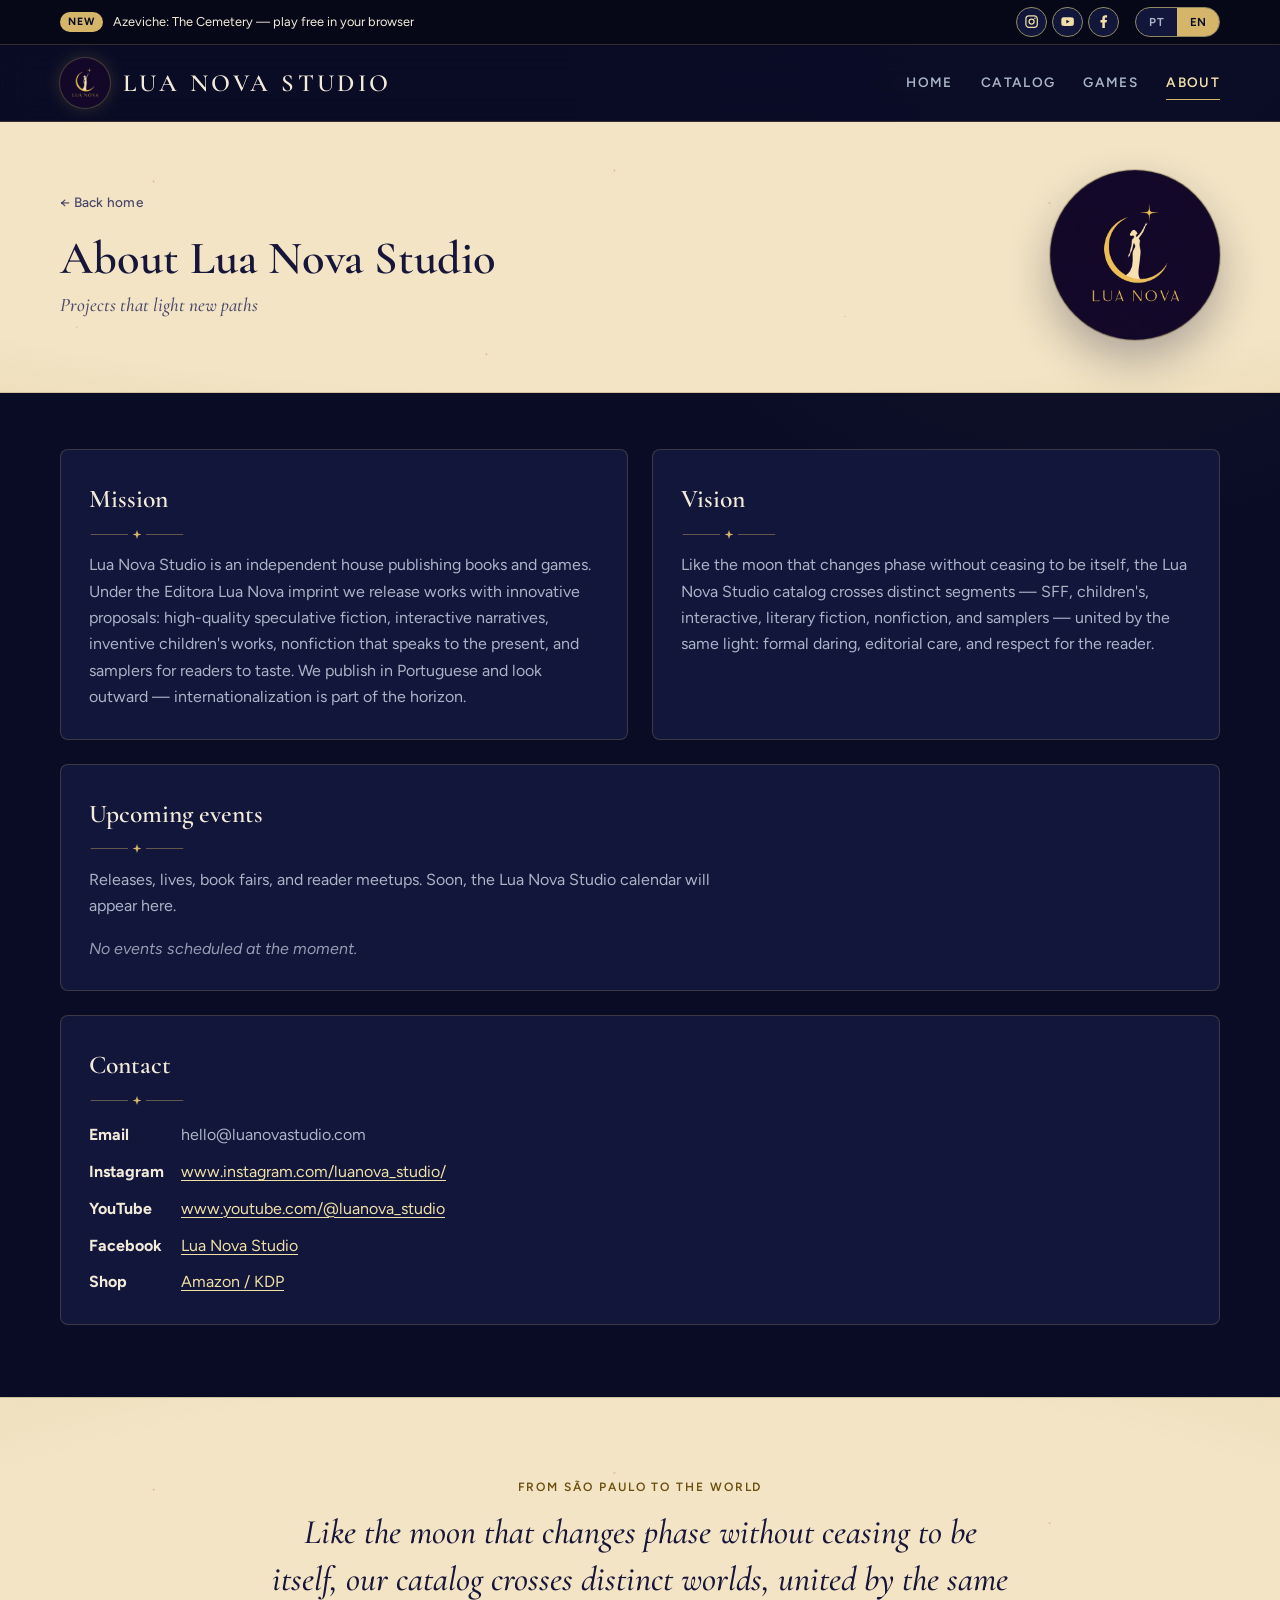
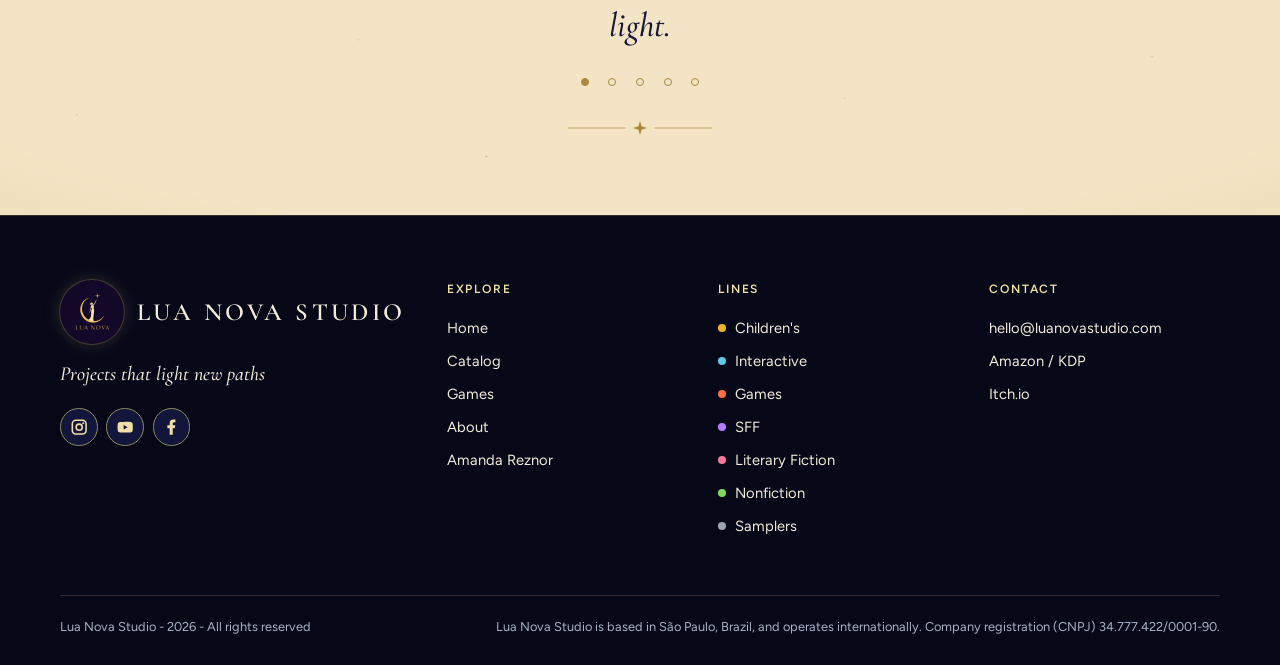
<file: sobre.html>
<!DOCTYPE html>
<html lang="pt-BR" data-lang="pt">
  <head>
    <meta charset="UTF-8" />
    <meta name="viewport" content="width=device-width, initial-scale=1" />
    <meta name="color-scheme" content="dark light" />
    <meta name="theme-color" content="#060818" />
    <title>Sobre · Lua Nova Studio</title>
    <meta name="description" content="Sobre a Lua Nova Studio — missão, visão e contato." />
    <link rel="icon" href="assets/brand/logo-minimalista-lua-nova.png" type="image/png" />
    <link rel="preconnect" href="https://fonts.googleapis.com" />
    <link rel="preconnect" href="https://fonts.gstatic.com" crossorigin />
    <link href="https://fonts.googleapis.com/css2?family=Cormorant+Garamond:ital,wght@0,500;0,600;0,700;1,500&family=Figtree:wght@400;500;600;700&display=swap" rel="stylesheet" />
    <link rel="stylesheet" href="css/styles.css" />
  </head>
  <body data-page="about">
    <a class="skip-link" href="#conteudo">Skip / Pular</a>

    <div class="topbar">
      <div class="topbar-inner">
        <p class="topbar-note">
          <span class="topbar-tag" data-i18n="ui.topbarTag">Novo</span>
          <a href="livro.html?id=azeviche-the-cemetery" data-i18n="ui.topbarNote">Azeviche: O Cemitério — jogue grátis no navegador</a>
        </p>
        <div class="topbar-actions">
          <div class="social-row">
            <a class="social-icon" href="https://www.instagram.com/luanova_studio/" target="_blank" rel="noopener noreferrer" aria-label="Instagram" title="Instagram"><svg viewBox="0 0 24 24" aria-hidden="true"><path fill="currentColor" d="M7.8 2h8.4C19.4 2 22 4.6 22 7.8v8.4a5.8 5.8 0 0 1-5.8 5.8H7.8C4.6 22 2 19.4 2 16.2V7.8A5.8 5.8 0 0 1 7.8 2m-.2 2A3.6 3.6 0 0 0 4 7.6v8.8C4 18.39 5.61 20 7.6 20h8.8a3.6 3.6 0 0 0 3.6-3.6V7.6C20 5.61 18.39 4 16.4 4H7.6m9.65 1.5a1.25 1.25 0 0 1 1.25 1.25A1.25 1.25 0 0 1 17.25 8 1.25 1.25 0 0 1 16 6.75a1.25 1.25 0 0 1 1.25-1.25M12 7a5 5 0 0 1 5 5 5 5 0 0 1-5 5 5 5 0 0 1-5-5 5 5 0 0 1 5-5m0 2a3 3 0 0 0-3 3 3 3 0 0 0 3 3 3 3 0 0 0 3-3 3 3 0 0 0-3-3z"/></svg></a>
            <a class="social-icon" href="https://www.youtube.com/@luanova_studio" target="_blank" rel="noopener noreferrer" aria-label="YouTube" title="YouTube"><svg viewBox="0 0 24 24" aria-hidden="true"><path fill="currentColor" d="M10 15l5.19-3L10 9v6m11.56-7.83c.13.47.22 1.1.28 1.9.07.8.1 1.49.1 2.09L22 12c0 2.19-.16 3.8-.44 4.83-.25.9-.83 1.48-1.73 1.73-.47.13-1.33.22-2.65.28-1.3.07-2.49.1-3.59.1L12 19c-4.19 0-6.8-.16-7.83-.44-.9-.25-1.48-.83-1.73-1.73-.13-.47-.22-1.1-.28-1.9-.07-.8-.1-1.49-.1-2.09L2 12c0-2.19.16-3.8.44-4.83.25-.9.83-1.48 1.73-1.73.47-.13 1.33-.22 2.65-.28 1.3-.07 2.49-.1 3.59-.1L12 5c4.19 0 6.8.16 7.83.44.9.25 1.48.83 1.73 1.73z"/></svg></a>
            <a class="social-icon" href="https://www.facebook.com/profile.php?id=61592613926631" target="_blank" rel="noopener noreferrer" aria-label="Facebook" title="Facebook"><svg viewBox="0 0 24 24" aria-hidden="true"><path fill="currentColor" d="M14 13.5h2.5l1-4H14v-2c0-1.03 0-2 2-2h1.5V2.14c-.326-.043-1.557-.14-2.857-.14C11.928 2 10 3.657 10 6.7v2.8H7v4h3V22h4v-8.5z"/></svg></a>
          </div>
          <div class="lang-toggle" role="group" aria-label="Idioma / Language">
            <button type="button" data-lang="pt" aria-pressed="true">PT</button>
            <button type="button" data-lang="en" aria-pressed="false">EN</button>
          </div>
        </div>
      </div>
    </div>

    <header class="site-header">
      <div class="header-inner">
        <a class="brand" href="index.html" aria-label="Lua Nova Studio">
          <img class="brand-logo" src="assets/brand/logo-minimalista-lua-nova.png" alt="" width="50" height="50" />
          <span class="brand-name">Lua Nova Studio</span>
        </a>
        <div class="header-actions">
          <nav class="nav" aria-label="Principal">
            <a href="index.html" data-i18n="ui.navHome">Início</a>
            <a href="catalogo.html" data-i18n="ui.navCatalog">Catálogo</a>
            <a href="catalogo.html#selo-jogos" data-i18n="ui.navGames">Jogos</a>
            <a href="sobre.html" aria-current="page" data-i18n="ui.navAbout">Sobre</a>
          </nav>
        </div>
      </div>
    </header>

    <main id="conteudo">
      <section class="page-banner page-banner--split theme-light">
        <div class="hero-stars" aria-hidden="true"></div>
        <div class="wrap">
          <div>
            <a class="crumb" href="index.html" data-i18n="ui.backHome">← Voltar ao início</a>
            <h1 class="book-title" data-i18n="ui.aboutTitle">Sobre a Lua Nova Studio</h1>
            <p class="book-subtitle" data-i18n="site.tagline">Projetos que iluminam novos caminhos</p>
          </div>
          <div class="about-mark-frame">
            <img class="about-mark about-mark--minimal" src="assets/brand/logo-minimalista-lua-nova.png" alt="Lua Nova Studio" width="170" height="170" />
          </div>
        </div>
      </section>

      <div class="wrap page-body">
        <div class="about-grid">
          <article class="about-block">
            <h2 data-i18n="ui.missionTitle">Missão</h2>
            <div class="prose">
              <p data-i18n="about.mission"></p>
            </div>
          </article>
          <article class="about-block">
            <h2 data-i18n="ui.visionTitle">Visão</h2>
            <div class="prose">
              <p data-i18n="about.vision"></p>
            </div>
          </article>
        </div>

        <article class="about-block" style="margin-top: 1.5rem">
          <h2 data-i18n="ui.eventsTitle">Próximos eventos</h2>
          <div class="prose">
            <p data-i18n="about.eventsLead"></p>
            <p class="events-empty" data-i18n="about.eventsEmpty"></p>
          </div>
        </article>

        <article class="about-block" style="margin-top: 1.5rem">
          <h2 data-i18n="ui.contactTitle">Contato</h2>
          <div data-contact></div>
        </article>
      </div>
    </main>

    <section class="manifesto theme-light" aria-labelledby="manifesto-title">
      <div class="hero-stars" aria-hidden="true"></div>
      <p class="section-eyebrow" id="manifesto-title" data-i18n="ui.manifestoEyebrow">De São Paulo para o mundo</p>
      <blockquote data-i18n="ui.manifestoQuote">Como a lua que muda de fase sem deixar de ser a mesma, nosso catálogo atravessa mundos distintos, unidos pela mesma luz.</blockquote>
      <div class="manifesto-orn" aria-hidden="true"></div>
    </section>

    <footer class="site-footer">
      <div class="wrap">
        <div class="footer-grid">
          <div class="footer-brand">
            <a class="brand" href="index.html" aria-label="Lua Nova Studio">
              <img class="brand-logo" src="assets/brand/logo-minimalista-lua-nova.png" alt="" width="64" height="64" />
              <span class="brand-name">Lua Nova Studio</span>
            </a>
            <p class="footer-tagline" data-i18n="site.tagline">Projetos que iluminam novos caminhos</p>
            <div class="social-row">
              <a class="social-icon" href="https://www.instagram.com/luanova_studio/" target="_blank" rel="noopener noreferrer" aria-label="Instagram" title="Instagram"><svg viewBox="0 0 24 24" aria-hidden="true"><path fill="currentColor" d="M7.8 2h8.4C19.4 2 22 4.6 22 7.8v8.4a5.8 5.8 0 0 1-5.8 5.8H7.8C4.6 22 2 19.4 2 16.2V7.8A5.8 5.8 0 0 1 7.8 2m-.2 2A3.6 3.6 0 0 0 4 7.6v8.8C4 18.39 5.61 20 7.6 20h8.8a3.6 3.6 0 0 0 3.6-3.6V7.6C20 5.61 18.39 4 16.4 4H7.6m9.65 1.5a1.25 1.25 0 0 1 1.25 1.25A1.25 1.25 0 0 1 17.25 8 1.25 1.25 0 0 1 16 6.75a1.25 1.25 0 0 1 1.25-1.25M12 7a5 5 0 0 1 5 5 5 5 0 0 1-5 5 5 5 0 0 1-5-5 5 5 0 0 1 5-5m0 2a3 3 0 0 0-3 3 3 3 0 0 0 3 3 3 3 0 0 0 3-3 3 3 0 0 0-3-3z"/></svg></a>
              <a class="social-icon" href="https://www.youtube.com/@luanova_studio" target="_blank" rel="noopener noreferrer" aria-label="YouTube" title="YouTube"><svg viewBox="0 0 24 24" aria-hidden="true"><path fill="currentColor" d="M10 15l5.19-3L10 9v6m11.56-7.83c.13.47.22 1.1.28 1.9.07.8.1 1.49.1 2.09L22 12c0 2.19-.16 3.8-.44 4.83-.25.9-.83 1.48-1.73 1.73-.47.13-1.33.22-2.65.28-1.3.07-2.49.1-3.59.1L12 19c-4.19 0-6.8-.16-7.83-.44-.9-.25-1.48-.83-1.73-1.73-.13-.47-.22-1.1-.28-1.9-.07-.8-.1-1.49-.1-2.09L2 12c0-2.19.16-3.8.44-4.83.25-.9.83-1.48 1.73-1.73.47-.13 1.33-.22 2.65-.28 1.3-.07 2.49-.1 3.59-.1L12 5c4.19 0 6.8.16 7.83.44.9.25 1.48.83 1.73 1.73z"/></svg></a>
              <a class="social-icon" href="https://www.facebook.com/profile.php?id=61592613926631" target="_blank" rel="noopener noreferrer" aria-label="Facebook" title="Facebook"><svg viewBox="0 0 24 24" aria-hidden="true"><path fill="currentColor" d="M14 13.5h2.5l1-4H14v-2c0-1.03 0-2 2-2h1.5V2.14c-.326-.043-1.557-.14-2.857-.14C11.928 2 10 3.657 10 6.7v2.8H7v4h3V22h4v-8.5z"/></svg></a>
            </div>
          </div>
          <nav class="footer-col" aria-labelledby="footer-explore">
            <h2 id="footer-explore" data-i18n="ui.footerExplore">Navegue</h2>
            <ul>
              <li><a href="index.html" data-i18n="ui.navHome">Início</a></li>
              <li><a href="catalogo.html" data-i18n="ui.navCatalog">Catálogo</a></li>
              <li><a href="catalogo.html#selo-jogos" data-i18n="ui.navGames">Jogos</a></li>
              <li><a href="sobre.html" data-i18n="ui.navAbout">Sobre</a></li>
              <li><a href="autor.html?id=amanda-reznor">Amanda Reznor</a></li>
            </ul>
          </nav>
          <nav class="footer-col" aria-labelledby="footer-lines">
            <h2 id="footer-lines" data-i18n="ui.footerLines">Selos</h2>
            <ul>
              <li><a href="catalogo.html#selo-infantil"><span class="footer-dot" style="--seal-color:#f0b429" aria-hidden="true"></span><span data-i18n="seals.0.name">Infantil</span></a></li>
              <li><a href="catalogo.html#selo-interativo"><span class="footer-dot" style="--seal-color:#5ec8e8" aria-hidden="true"></span><span data-i18n="seals.1.name">Interativo</span></a></li>
              <li><a href="catalogo.html#selo-jogos"><span class="footer-dot" style="--seal-color:#ff7043" aria-hidden="true"></span><span data-i18n="seals.2.name">Jogos</span></a></li>
              <li><a href="catalogo.html#selo-litfan"><span class="footer-dot" style="--seal-color:#b57bff" aria-hidden="true"></span><span data-i18n="seals.3.name">LitFan</span></a></li>
              <li><a href="catalogo.html#selo-romance"><span class="footer-dot" style="--seal-color:#f07a9a" aria-hidden="true"></span><span data-i18n="seals.4.name">Romance</span></a></li>
              <li><a href="catalogo.html#selo-tecnico"><span class="footer-dot" style="--seal-color:#7ed957" aria-hidden="true"></span><span data-i18n="seals.5.name">Técnico</span></a></li>
              <li><a href="catalogo.html#selo-degustacoes"><span class="footer-dot" style="--seal-color:#9aa3b2" aria-hidden="true"></span><span data-i18n="seals.6.name">Degustações</span></a></li>
            </ul>
          </nav>
          <div class="footer-col">
            <h2 data-i18n="ui.contactTitle">Contato</h2>
            <ul>
              <li><a href="mailto:hello@luanovastudio.com">hello@luanovastudio.com</a></li>
              <li><a href="https://www.amazon.com.br/s?k=Amanda+Reznor" target="_blank" rel="noopener noreferrer">Amazon / KDP</a></li>
              <li><a href="https://luanovastudio.itch.io/" target="_blank" rel="noopener noreferrer">Itch.io</a></li>
            </ul>
          </div>
        </div>
        <div class="footer-bottom">
          <p class="footer-copy" data-i18n="ui.footerRights">Lua Nova Studio - {year} - Todos os direitos reservados</p>
          <p class="footer-note" data-i18n="about.note">A Lua Nova Studio tem sede em São Paulo, Brasil, e atua internacionalmente.</p>
        </div>
      </div>
    </footer>

    <script src="js/data.js"></script>
    <script src="js/i18n.js"></script>
    <script src="js/carousel.js"></script>
    <script src="js/app.js"></script>
  </body>
</html>
</file>
<file: css/styles.css>
/* Lua Nova Studio — night frame (top bar, header, body, footer) with
   parchment bands (home hero, page banners, manifesto). Tokens follow the
   Lua Nova design system: indigo night + antique gold. */
:root {
  /* The site ships its own night palette: declaring it stops mobile browsers
     (Samsung Internet, Chrome auto-dark) from force-darkening the parchment. */
  color-scheme: dark;
  /* Night */
  --night-0: #060818;
  --night-1: #0a0c26;
  --night-2: #12163a;
  --night-3: #1b2050;
  /* Parchment */
  --parch-0: #e6d3a8;
  --parch-1: #f2e4c4;
  --parch-2: #f9efd8;
  --parch-edge: rgba(168, 137, 62, 0.18);
  /* Gold */
  --gold: #d4b56a;
  --gold-bright: #f0e0a8;
  --gold-deep: #a8893e;
  --on-gold: #0a0c26;
  --plate-navy: #01082a;
  --plate-plum: #140929;

  /* Themeable roles (night values) */
  --bg: var(--night-1);
  --bg-raised: var(--night-2);
  --bg-overlay: var(--night-3);
  --text: #f3ebda;
  --text-muted: #a9b4c7;
  --accent: #f0e0a8;
  --accent-hover: #d4b56a;
  --line: rgba(212, 181, 106, 0.22);
  --control: #8f8a63;
  --focus: #f0e0a8;
  --star: rgba(240, 224, 168, 0.7);

  /* Legacy names still read by inline styles in js/app.js */
  --moon-glow: rgba(212, 181, 106, 0.28);
  --navy: var(--plate-navy);
  --indigo: #1a2d4f;

  --radius: 2px;
  --radius-md: 8px;
  --radius-lg: 18px;
  --cover-w: 160px;
  --cover-h: 240px;
  --header-h: 76px;
  --font-display: "Cormorant Garamond", "Palatino Linotype", "Georgia", serif;
  --font-ui: "Figtree", "Segoe UI", sans-serif;
  --font-body: var(--font-ui);
  --ease: cubic-bezier(0.22, 1, 0.36, 1);
  --max: 1200px;

  --star-mask: url("data:image/svg+xml,%3Csvg xmlns='http://www.w3.org/2000/svg' viewBox='0 0 24 24'%3E%3Cpath d='M12 1l2.6 8.4L23 12l-8.4 2.6L12 23l-2.6-8.4L1 12l8.4-2.6z'/%3E%3C/svg%3E");
  --ornament: url("data:image/svg+xml,%3Csvg xmlns='http://www.w3.org/2000/svg' viewBox='0 0 144 14'%3E%3Cg fill='%23d4b56a'%3E%3Crect x='0' y='6.5' width='58' height='1' opacity='.65'/%3E%3Crect x='86' y='6.5' width='58' height='1' opacity='.65'/%3E%3Cpath d='M72 0l1.7 5.3L79 7l-5.3 1.7L72 14l-1.7-5.3L65 7l5.3-1.7z'/%3E%3C/g%3E%3C/svg%3E");
}

/* Parchment bands redefine the roles; every component reads the roles. */
.theme-light {
  color-scheme: light;
  --bg: var(--parch-1);
  --bg-raised: var(--parch-2);
  --bg-overlay: #ffffff;
  --text: #17153a;
  --text-muted: #4a476b;
  --accent: #6b4f0e;
  --accent-hover: #4a3504;
  --line: rgba(122, 106, 58, 0.28);
  --control: #7a6a3a;
  --focus: #2a2670;
  --star: rgba(168, 137, 62, 0.55);
  --ornament: url("data:image/svg+xml,%3Csvg xmlns='http://www.w3.org/2000/svg' viewBox='0 0 144 14'%3E%3Cg fill='%23a8893e'%3E%3Crect x='0' y='6.5' width='58' height='1' opacity='.7'/%3E%3Crect x='86' y='6.5' width='58' height='1' opacity='.7'/%3E%3Cpath d='M72 0l1.7 5.3L79 7l-5.3 1.7L72 14l-1.7-5.3L65 7l5.3-1.7z'/%3E%3C/g%3E%3C/svg%3E");
  background-color: var(--parch-1);
  color: var(--text);
}

/* Samsung Internet only skips its forced dark mode when the stylesheet has a
   prefers-color-scheme: dark rule. The site already is its own dark design,
   so this rule just restates the same palette. */
@media (prefers-color-scheme: dark) {
  :root {
    color-scheme: dark;
  }

  .theme-light {
    color-scheme: light;
    background-color: var(--parch-1);
    color: var(--text);
  }
}

*,
*::before,
*::after {
  box-sizing: border-box;
}

html {
  scroll-behavior: smooth;
  scroll-padding-top: calc(var(--header-h) + 1rem);
}

body {
  margin: 0;
  min-height: 100vh;
  font-family: var(--font-body);
  color: var(--text);
  background:
    radial-gradient(ellipse 70% 40% at 85% 0%, rgba(212, 181, 106, 0.08), transparent 60%),
    var(--night-1);
  line-height: 1.65;
}

img {
  max-width: 100%;
  display: block;
}

a {
  color: var(--accent);
  text-decoration-thickness: 1px;
  text-underline-offset: 3px;
  transition: color 0.2s var(--ease);
}

a:hover {
  color: var(--accent-hover);
}

:focus-visible {
  outline: 2px solid var(--focus);
  outline-offset: 3px;
}

.skip-link {
  position: absolute;
  left: -999px;
  top: 0;
  background: var(--gold);
  color: var(--on-gold);
  padding: 0.5rem 1rem;
  z-index: 100;
}

.skip-link:focus {
  left: 1rem;
  top: 1rem;
}

.wrap {
  max-width: var(--max);
  margin: 0 auto;
  padding: 0 1.25rem;
}

main {
  padding-bottom: 4.5rem;
}

/* Shared star field: six soft points, colour from --star */
.hero-stars {
  position: absolute;
  inset: 0;
  background-image:
    radial-gradient(1.5px 1.5px at 12% 22%, var(--star), transparent),
    radial-gradient(1px 1px at 28% 58%, var(--star), transparent),
    radial-gradient(1.5px 1.5px at 48% 18%, var(--star), transparent),
    radial-gradient(1px 1px at 66% 72%, var(--star), transparent),
    radial-gradient(1.5px 1.5px at 82% 30%, var(--star), transparent),
    radial-gradient(1px 1px at 90% 62%, var(--star), transparent),
    radial-gradient(1.5px 1.5px at 38% 86%, var(--star), transparent),
    radial-gradient(1px 1px at 6% 76%, var(--star), transparent);
  opacity: 0.85;
  animation: twinkle 7s ease-in-out infinite;
  pointer-events: none;
  z-index: 0;
}

@keyframes twinkle {
  0%,
  100% {
    opacity: 0.55;
  }
  50% {
    opacity: 1;
  }
}

/* —— Top bar (night) —— */
.topbar {
  background: var(--night-0);
  border-bottom: 1px solid var(--line);
  color: var(--text-muted);
  font-size: 0.8rem;
}

.topbar-inner {
  max-width: var(--max);
  margin: 0 auto;
  padding: 0.4rem 1.25rem;
  min-height: 44px;
  display: flex;
  align-items: center;
  justify-content: space-between;
  gap: 1rem;
}

.topbar-note {
  margin: 0;
  display: flex;
  align-items: center;
  gap: 0.6rem;
  min-width: 0;
}

.topbar-tag {
  flex: none;
  padding: 0.1rem 0.5rem;
  border-radius: 999px;
  background: var(--gold);
  color: var(--on-gold);
  font-size: 0.66rem;
  font-weight: 700;
  letter-spacing: 0.1em;
  text-transform: uppercase;
}

.topbar-note a {
  color: var(--text);
  text-decoration: none;
  white-space: nowrap;
  overflow: hidden;
  text-overflow: ellipsis;
}

.topbar-note a:hover {
  color: var(--accent);
}

.topbar-actions {
  flex: none;
  display: flex;
  align-items: center;
  gap: 1rem;
}

.topbar .social-row {
  margin: 0;
  gap: 0.35rem;
}

.topbar .social-icon {
  width: 1.9rem;
  height: 1.9rem;
}

.topbar .social-icon svg {
  width: 0.95rem;
  height: 0.95rem;
}

/* —— Header (night, broad) —— */
.site-header {
  position: sticky;
  top: 0;
  z-index: 50;
  background: rgba(10, 12, 38, 0.9);
  backdrop-filter: blur(16px);
  -webkit-backdrop-filter: blur(16px);
  border-bottom: 1px solid var(--line);
}

.header-inner {
  max-width: var(--max);
  min-height: var(--header-h);
  margin: 0 auto;
  padding: 0 1.25rem;
  display: flex;
  align-items: center;
  justify-content: space-between;
  gap: 1.5rem;
}

.brand {
  display: flex;
  align-items: center;
  gap: 0.8rem;
  color: var(--text);
  text-decoration: none;
}

.brand:hover {
  color: var(--accent);
}

.brand-logo {
  width: 50px;
  height: 50px;
  flex-shrink: 0;
  border-radius: 50%;
  object-fit: cover;
  background: var(--plate-plum);
  box-shadow: 0 0 0 1px var(--line), 0 0 18px rgba(212, 181, 106, 0.22);
  transition: box-shadow 0.25s var(--ease), transform 0.25s var(--ease);
}

.brand:hover .brand-logo {
  box-shadow: 0 0 0 1px var(--gold), 0 0 24px rgba(212, 181, 106, 0.4);
  transform: scale(1.04);
}

.brand-name {
  font-family: var(--font-display);
  font-weight: 600;
  font-size: 1.55rem;
  letter-spacing: 0.14em;
  text-transform: uppercase;
  line-height: 1;
}

.header-actions {
  display: flex;
  align-items: center;
  gap: 1.25rem;
}

.nav {
  display: flex;
  gap: 1.75rem;
}

.nav a {
  color: var(--text-muted);
  text-decoration: none;
  font-size: 0.85rem;
  font-weight: 600;
  letter-spacing: 0.1em;
  text-transform: uppercase;
  padding: 0.35rem 0;
  border-bottom: 1px solid transparent;
  white-space: nowrap;
}

.nav a:hover {
  color: var(--accent);
}

.nav a[aria-current="page"] {
  color: var(--accent);
  border-bottom-color: var(--gold);
}

.lang-toggle {
  display: inline-flex;
  border: 1px solid var(--control);
  border-radius: 999px;
  overflow: hidden;
  background: var(--night-2);
}

.lang-toggle button {
  appearance: none;
  border: 0;
  background: transparent;
  color: var(--text-muted);
  font: inherit;
  font-size: 0.72rem;
  font-weight: 650;
  letter-spacing: 0.06em;
  min-width: 2.6rem;
  padding: 0.3rem 0.7rem;
  cursor: pointer;
  transition: background 0.2s, color 0.2s;
}

.lang-toggle button[aria-pressed="true"] {
  background: var(--gold);
  color: var(--on-gold);
}

.lang-toggle button:focus-visible {
  outline-offset: -3px;
}

/* —— Sections —— */
/* Vertical only, so `.section.wrap` keeps the side gutter on phones. */
.section {
  padding-top: 4.5rem;
  padding-bottom: 1rem;
}

.section-head {
  margin-bottom: 1.75rem;
}

.section-eyebrow {
  margin: 0 0 0.6rem;
  font-family: var(--font-ui);
  font-size: 0.75rem;
  font-weight: 600;
  letter-spacing: 0.16em;
  text-transform: uppercase;
  color: var(--accent);
}

.section-head h2 {
  font-family: var(--font-display);
  font-size: clamp(1.9rem, 3.2vw, 2.5rem);
  font-weight: 600;
  line-height: 1.15;
  margin: 0;
  letter-spacing: 0.01em;
  color: var(--text);
}

.section-head h2::after {
  content: "";
  display: block;
  width: 9rem;
  height: 14px;
  margin-top: 0.85rem;
  background: var(--ornament) left center / contain no-repeat;
}

.section-head p {
  margin: 0.85rem 0 0;
  color: var(--text-muted);
  max-width: 38rem;
}

.hint {
  margin-top: 0.75rem;
  font-size: 0.85rem;
  color: var(--text-muted);
  opacity: 0.85;
}

/* —— Buttons —— */
.btn {
  display: inline-flex;
  align-items: center;
  justify-content: center;
  min-height: 44px;
  padding: 0.75rem 1.4rem;
  border-radius: var(--radius);
  font-weight: 650;
  font-size: 0.82rem;
  letter-spacing: 0.08em;
  text-transform: uppercase;
  text-decoration: none;
  border: 1px solid transparent;
  cursor: pointer;
  transition: transform 0.2s var(--ease), background 0.2s, border-color 0.2s, color 0.2s, box-shadow 0.2s;
}

.btn:hover {
  transform: translateY(-1px);
}

.btn-primary {
  background: var(--gold);
  color: var(--on-gold);
  box-shadow: 0 0 24px rgba(212, 181, 106, 0.2);
}

.btn-primary:hover {
  background: var(--gold-bright);
  color: var(--on-gold);
}

.btn-ghost {
  background: transparent;
  border-color: var(--control);
  color: var(--accent);
}

.btn-ghost:hover {
  border-color: var(--gold);
  color: var(--accent-hover);
}

.btn-disabled {
  opacity: 0.45;
  cursor: not-allowed;
  pointer-events: none;
}

/* —— Home hero (parchment band) —— */
.hero {
  position: relative;
  overflow: hidden;
  border-bottom: 1px solid var(--line);
}

.hero.theme-light {
  background:
    radial-gradient(ellipse 120% 100% at 50% 40%, transparent 55%, var(--parch-edge) 100%),
    radial-gradient(ellipse 50% 70% at 78% 45%, rgba(249, 239, 216, 0.85) 0%, rgba(249, 239, 216, 0) 70%),
    var(--parch-1);
}

.hero-inner {
  position: relative;
  z-index: 1;
  max-width: var(--max);
  margin: 0 auto;
  padding: 4.5rem 1.25rem;
  display: grid;
  grid-template-columns: minmax(0, 1.05fr) minmax(0, 0.95fr);
  gap: 3.5rem;
  align-items: center;
}

.hero-title {
  margin: 0;
  font-family: var(--font-display);
  font-weight: 600;
  font-size: clamp(2.4rem, 4.4vw, 3.6rem);
  line-height: 1.06;
  letter-spacing: -0.005em;
  color: var(--text);
  max-width: 15ch;
}

/* A gold glint crosses the letters every few seconds. */
@supports ((-webkit-background-clip: text) or (background-clip: text)) {
  .hero-title {
    background-image: linear-gradient(
      105deg,
      var(--text) 0%,
      var(--text) 44%,
      #7a5c17 46.5%,
      #b08a33 48.5%,
      #d4b56a 50%,
      #b08a33 51.5%,
      #7a5c17 53.5%,
      var(--text) 56%,
      var(--text) 100%
    );
    background-size: 300% 100%;
    background-position: 100% 0;
    -webkit-background-clip: text;
    background-clip: text;
    color: transparent;
    -webkit-text-fill-color: transparent;
    animation: title-glint 8s ease-in-out 1.2s infinite;
  }
}

@keyframes title-glint {
  0% {
    background-position: 100% 0;
  }
  30%,
  100% {
    background-position: 0 0;
  }
}

.hero-lead {
  font-family: var(--font-display);
  font-size: clamp(1.2rem, 2vw, 1.45rem);
  font-weight: 500;
  font-style: italic;
  color: var(--text-muted);
  margin: 1.25rem 0 0;
  max-width: 30rem;
  line-height: 1.45;
}

.hero-cta {
  display: flex;
  flex-wrap: wrap;
  gap: 0.75rem;
  margin-top: 2rem;
}

.hero-emblem {
  position: relative;
  justify-self: center;
  width: min(100%, 500px);
  aspect-ratio: 1;
  animation: float-emblem 9s ease-in-out infinite;
}

.hero-emblem::before {
  content: "";
  position: absolute;
  inset: -6%;
  border: 1px dashed var(--line);
  border-radius: 50%;
  pointer-events: none;
}

.hero-emblem img {
  position: relative;
  width: 100%;
  height: 100%;
  object-fit: contain;
  border-radius: var(--radius-lg);
  background: var(--plate-navy);
  box-shadow: 0 30px 60px rgba(23, 21, 58, 0.35), 0 0 0 1px rgba(122, 106, 58, 0.35);
}

/* Pulsing star: sits on the logo's star (64.9% / 13.1% of the artwork). */
.star-glow {
  position: absolute;
  left: 64.9%;
  top: 13.1%;
  width: 30%;
  aspect-ratio: 1;
  transform: translate(-50%, -50%);
  pointer-events: none;
  mix-blend-mode: screen;
}

.star-glow::before,
.star-glow::after {
  content: "";
  position: absolute;
  inset: 0;
  margin: auto;
}

.star-glow::before {
  border-radius: 50%;
  background: radial-gradient(
    circle,
    rgba(255, 246, 214, 0.95) 0%,
    rgba(240, 224, 168, 0.6) 12%,
    rgba(212, 181, 106, 0.25) 32%,
    rgba(212, 181, 106, 0) 62%
  );
  animation: star-pulse 3.4s ease-in-out infinite;
}

.star-glow::after {
  width: 46%;
  height: 46%;
  background: #fff6d6;
  -webkit-mask: var(--star-mask) center / contain no-repeat;
  mask: var(--star-mask) center / contain no-repeat;
  animation: star-spark 3.4s ease-in-out infinite;
}

@keyframes float-emblem {
  0%,
  100% {
    transform: translateY(0);
  }
  50% {
    transform: translateY(-10px);
  }
}

@keyframes star-pulse {
  0%,
  100% {
    opacity: 0.35;
    transform: scale(0.7);
  }
  50% {
    opacity: 1;
    transform: scale(1.1);
  }
}

@keyframes star-spark {
  0%,
  100% {
    opacity: 0.25;
    transform: scale(0.55) rotate(0deg);
  }
  50% {
    opacity: 0.95;
    transform: scale(1) rotate(20deg);
  }
}

/* —— Page banner (parchment band on Catálogo and Sobre) —— */
.page-banner {
  position: relative;
  overflow: hidden;
  border-bottom: 1px solid var(--line);
  background:
    radial-gradient(ellipse 120% 110% at 50% 40%, transparent 55%, var(--parch-edge) 100%),
    var(--parch-1);
}

.page-banner > .wrap {
  position: relative;
  z-index: 1;
  padding-top: 3rem;
  padding-bottom: 3.25rem;
}

.page-banner--split > .wrap {
  display: grid;
  grid-template-columns: minmax(0, 1fr) auto;
  gap: 2.5rem;
  align-items: center;
}

.page-banner .book-subtitle {
  margin-bottom: 0;
}

.page-body {
  padding-top: 1rem;
}

/* —— Manifesto (parchment band before the footer) —— */
.manifesto {
  position: relative;
  overflow: hidden;
  text-align: center;
  padding: 5rem 1.25rem;
  border-top: 1px solid var(--line);
  background:
    radial-gradient(ellipse 120% 110% at 50% 50%, transparent 50%, var(--parch-edge) 100%),
    var(--parch-1);
}

.manifesto > *:not(.hero-stars) {
  position: relative;
  z-index: 1;
}

.manifesto blockquote {
  max-width: 46rem;
  margin: 0.75rem auto 0;
  font-family: var(--font-display);
  font-style: italic;
  font-weight: 500;
  font-size: clamp(1.5rem, 3vw, 2.15rem);
  line-height: 1.35;
  color: var(--text);
}

/* Rotating quotes: every slide shares one grid cell, so the band keeps the
   height of the longest quote and never jumps. The outgoing quote fades
   first; the incoming one waits for it before rising in. */
.quote-rotator {
  display: grid;
  max-width: 46rem;
  margin: 0.75rem auto 0;
}

.quote-slide {
  grid-area: 1 / 1;
  align-self: center;
  margin: 0;
  opacity: 0;
  visibility: hidden;
  transform: translateY(8px);
  transition: opacity 0.45s var(--ease), transform 0.45s var(--ease), visibility 0s linear 0.45s;
}

.quote-slide.is-active {
  opacity: 1;
  visibility: visible;
  transform: none;
  transition: opacity 0.9s var(--ease) 0.45s, transform 0.9s var(--ease) 0.45s, visibility 0s linear 0s;
}

.manifesto .quote-slide blockquote {
  max-width: none;
  margin: 0;
}

.quote-slide figcaption {
  margin-top: 0.9rem;
  font-family: var(--font-ui);
  font-size: 0.78rem;
  font-weight: 600;
  letter-spacing: 0.14em;
  text-transform: uppercase;
  color: var(--accent);
}

.quote-dots {
  display: flex;
  justify-content: center;
  gap: 0.35rem;
  margin-top: 1.4rem;
}

.quote-dots button {
  position: relative;
  width: 22px;
  height: 22px;
  padding: 0;
  border: 0;
  background: none;
  color: var(--gold-deep);
  cursor: pointer;
}

.quote-dots button::before {
  content: "";
  position: absolute;
  inset: 7px;
  border: 1px solid currentColor;
  border-radius: 50%;
  transition: background 0.3s var(--ease), transform 0.3s var(--ease);
}

.quote-dots button:hover::before {
  transform: scale(1.25);
}

.quote-dots button[aria-current="true"]::before {
  background: currentColor;
}

.quote-dots button:focus-visible {
  outline: 2px solid var(--gold-deep);
  outline-offset: 1px;
  border-radius: 50%;
}

@media (prefers-reduced-motion: reduce) {
  .quote-slide,
  .quote-slide.is-active {
    transform: none;
    transition: none;
  }
}

.manifesto-orn {
  width: 9rem;
  height: 14px;
  margin: 1.75rem auto 0;
  background: var(--ornament) center / contain no-repeat;
}

/* —— Seals —— */
.seals-grid {
  display: grid;
  grid-template-columns: repeat(auto-fill, minmax(250px, 1fr));
  gap: 1rem;
  margin-top: 0.5rem;
}

.seal-card {
  display: block;
  padding: 1.35rem 1.35rem 1.4rem;
  background: var(--bg-raised);
  border: 1px solid var(--line);
  border-radius: var(--radius-md);
  color: inherit;
  text-decoration: none;
  transition: background 0.25s var(--ease), transform 0.25s var(--ease), border-color 0.25s;
}

/* The seal's colour lives in its star, not in a side bar. */
.seal-card::before {
  content: "";
  display: block;
  width: 26px;
  height: 26px;
  margin-bottom: 1rem;
  background: var(--seal-color, var(--gold));
  -webkit-mask: var(--star-mask) center / contain no-repeat;
  mask: var(--star-mask) center / contain no-repeat;
}

a.seal-card:hover {
  color: inherit;
}

.seal-card:hover {
  background: var(--bg-overlay);
  transform: translateY(-3px);
  border-color: var(--seal-color, var(--gold));
}

.seal-card h3 {
  margin: 0 0 0.4rem;
  font-family: var(--font-display);
  font-size: 1.4rem;
  font-weight: 600;
  letter-spacing: 0.02em;
  color: var(--text);
}

.seal-card p {
  margin: 0;
  font-size: 0.9rem;
  line-height: 1.55;
  color: var(--text-muted);
}

.seals-grid--compact {
  grid-template-columns: repeat(auto-fit, minmax(130px, 1fr));
  gap: 0.75rem;
}

.seal-card--tag {
  display: flex;
  align-items: center;
  justify-content: center;
  gap: 0.55rem;
  padding: 0.8rem 1rem;
  text-align: center;
}

.seal-card--tag::before {
  width: 14px;
  height: 14px;
  margin: 0;
  flex: none;
}

.seal-card--tag h3 {
  margin: 0;
  font-size: 1.05rem;
}

.seal-card--tag p {
  display: none;
}

/* —— Carousel (behaviour unchanged, see js/carousel.js) —— */
.carousel {
  position: relative;
  margin: 0 -1.25rem;
  padding: 0.5rem 0 1rem;
  overflow: hidden;
  mask-image: linear-gradient(90deg, transparent, #000 4%, #000 96%, transparent);
  -webkit-mask-image: linear-gradient(90deg, transparent, #000 4%, #000 96%, transparent);
}

.carousel-track {
  display: flex;
  width: max-content;
  gap: 1.1rem;
  padding: 0.75rem 1.25rem;
  will-change: transform;
}

.carousel.is-static {
  mask-image: none;
  -webkit-mask-image: none;
  overflow: visible;
  margin: 0;
}

.carousel.is-static .carousel-track {
  animation: none;
  width: 100%;
  max-width: 100%;
  justify-content: center;
  flex-wrap: wrap;
  padding-left: 0;
  padding-right: 0;
  transform: none;
}

.carousel.is-marquee .carousel-track {
  animation: marquee var(--marquee-duration, 40s) linear infinite;
}

.carousel.is-paused .carousel-track {
  animation-play-state: paused;
}

@keyframes marquee {
  from {
    transform: translateX(0);
  }
  to {
    transform: translateX(-50%);
  }
}

.carousel-empty {
  color: var(--text-muted);
  padding: 1rem 0;
  font-style: italic;
}

/* —— Covers —— */
.cover-card {
  flex: 0 0 var(--cover-w);
  width: var(--cover-w);
  text-decoration: none;
  color: inherit;
  display: block;
  transition: transform 0.25s var(--ease);
}

.cover-card:hover,
.cover-card:focus-visible {
  transform: translateY(-6px) scale(1.03);
  outline: none;
}

.cover-card:focus-visible .cover-face {
  outline: 2px solid var(--focus);
  outline-offset: 3px;
}

.cover-face {
  position: relative;
  width: var(--cover-w);
  height: var(--cover-h);
  border-radius: var(--radius);
  overflow: hidden;
  box-shadow:
    0 12px 28px rgba(0, 0, 0, 0.5),
    0 0 0 1px rgba(212, 181, 106, 0.12);
  background: var(--night-2);
  transition: box-shadow 0.25s var(--ease);
}

.cover-card:hover .cover-face {
  box-shadow:
    0 20px 40px rgba(0, 0, 0, 0.55),
    0 0 0 1px rgba(212, 181, 106, 0.3);
}

.cover-face img {
  width: 100%;
  height: 100%;
  object-fit: cover;
}

/* Keep game artwork in its original landscape format. */
.cover-card--game {
  width: 240px;
  flex-basis: 240px;
}

.cover-face--game {
  width: 240px;
  height: auto;
  aspect-ratio: 63 / 50;
  border-radius: var(--radius-md);
}

.cover-face--game img {
  object-fit: contain;
}

/* Seal marker: a bookmark ribbon in the seal colour. */
.cover-badge {
  position: absolute;
  z-index: 2;
  top: 0;
  right: 0.65rem;
  width: 14px;
  height: 22px;
  background: var(--seal-color, var(--gold));
  clip-path: polygon(0 0, 100% 0, 100% 100%, 50% 78%, 0 100%);
}

.cover-provisional {
  position: absolute;
  left: 0;
  right: 0;
  bottom: 0;
  padding: 0.45rem 0.4rem;
  text-align: center;
  font-size: 0.68rem;
  font-weight: 600;
  letter-spacing: 0.04em;
  color: var(--on-gold);
  background: linear-gradient(180deg, transparent, rgba(240, 224, 168, 0.92) 35%);
}

.cover-placeholder {
  width: 100%;
  height: 100%;
  display: flex;
  flex-direction: column;
  align-items: center;
  justify-content: center;
  text-align: center;
  padding: 1rem 0.85rem;
  background:
    linear-gradient(160deg, rgba(240, 224, 168, 0.1), transparent 42%),
    linear-gradient(180deg, color-mix(in srgb, var(--seal-color, var(--indigo)) 40%, var(--night-2)), var(--night-0) 88%);
}

.cover-placeholder .ph-label {
  font-size: 0.72rem;
  letter-spacing: 0.04em;
  color: var(--gold-bright);
  opacity: 0.9;
  margin: 0;
}

.cover-meta {
  margin-top: 0.6rem;
}

.cover-meta .title {
  font-size: 0.88rem;
  font-weight: 600;
  line-height: 1.25;
  margin: 0;
  color: var(--text);
}

.cover-meta .author {
  font-size: 0.78rem;
  color: var(--text-muted);
  margin: 0.15rem 0 0;
}

/* —— Catalog —— */
.catalog-seal {
  padding: 2.75rem 0 1rem;
  border-top: 1px solid var(--line);
  scroll-margin-top: calc(var(--header-h) + 1.5rem);
}

.catalog-seal .section-head h2 {
  color: var(--seal-color, var(--text));
}

.catalog-subgroup {
  font-family: var(--font-ui);
  font-size: 0.75rem;
  font-weight: 600;
  letter-spacing: 0.16em;
  text-transform: uppercase;
  color: var(--text-muted);
  margin: 1.5rem 0 0.9rem;
}

.catalog-grid {
  display: grid;
  grid-template-columns: repeat(auto-fill, minmax(140px, 1fr));
  gap: 1.5rem 1.1rem;
}

.catalog-grid .cover-card {
  flex: none;
  width: auto;
}

.catalog-grid .cover-face {
  width: 100%;
  aspect-ratio: 2 / 3;
  height: auto;
}

.catalog-grid .cover-face--game {
  aspect-ratio: 63 / 50;
}

.catalog-section-actions {
  display: flex;
  justify-content: flex-end;
  margin-top: 1.5rem;
}

.btn-back-top {
  font-size: 0.75rem;
  min-height: 36px;
  padding: 0.5rem 1rem;
}

#topo-catalogo {
  scroll-margin-top: 5rem;
}

/* —— Detail pages —— */
.page-hero {
  padding: 2.75rem 0 1rem;
}

.game-page {
  padding-inline: 1.25rem;
}

.crumb {
  display: inline-block;
  margin-bottom: 1.25rem;
  font-size: 0.85rem;
  font-weight: 500;
  letter-spacing: 0.02em;
  color: var(--text-muted);
  text-decoration: none;
}

.crumb:hover {
  color: var(--accent);
}

.book-layout,
.author-layout {
  display: grid;
  gap: 2rem;
  padding-bottom: 2rem;
}

@media (min-width: 760px) {
  .book-layout {
    grid-template-columns: 220px 1fr;
    align-items: start;
  }

  .author-layout {
    grid-template-columns: 240px 1fr;
    align-items: start;
  }

  /* A foto começa na altura do primeiro parágrafo, não do título: desce
     uma linha do h1 (mesma clamp de .author-name, entrelinha 1.65) mais o
     espaço abaixo dele. */
  .author-layout .author-photo-wrap {
    margin-top: calc(clamp(1.8rem, 4vw, 2.5rem) * 1.65 + 1rem);
  }

  .book-layout--game {
    grid-template-columns: 320px minmax(0, 1fr);
  }
}

.book-cover-lg {
  width: 220px;
  max-width: 100%;
  aspect-ratio: 2 / 3;
  border-radius: var(--radius);
  overflow: hidden;
  box-shadow: 0 20px 40px rgba(0, 0, 0, 0.55), 0 0 0 1px rgba(212, 181, 106, 0.15);
  margin: 0 auto;
}

.book-cover-lg img,
.book-cover-lg .cover-placeholder {
  width: 100%;
  height: 100%;
}

.book-cover-lg .cover-placeholder {
  min-height: 100%;
}

.book-cover-lg--game {
  width: 320px;
  aspect-ratio: 63 / 50;
  border-radius: var(--radius-lg);
}

.book-cover-lg--game .cover-face {
  width: 100%;
  height: 100%;
}

.book-title {
  font-family: var(--font-display);
  font-size: clamp(1.9rem, 4vw, 2.9rem);
  margin: 0 0 0.35rem;
  line-height: 1.1;
  font-weight: 600;
  color: var(--text);
}

.book-subtitle {
  color: var(--text-muted);
  margin: 0 0 1.25rem;
  font-size: 1.2rem;
  font-family: var(--font-display);
  font-style: italic;
  font-weight: 500;
}

.meta-row {
  display: flex;
  flex-wrap: wrap;
  gap: 0.5rem 1.25rem;
  margin-bottom: 1.5rem;
  font-size: 0.92rem;
}

.meta-row dt {
  color: var(--text-muted);
  display: inline;
  margin: 0;
}

.meta-row dd {
  display: inline;
  margin: 0 0 0 0.35rem;
  color: var(--text);
}

.meta-pair {
  display: flex;
  align-items: baseline;
}

.seal-chip {
  display: inline-block;
  font-size: 0.72rem;
  font-weight: 650;
  letter-spacing: 0.05em;
  text-transform: uppercase;
  padding: 0.2rem 0.55rem;
  border-radius: 999px;
  border: 1px solid color-mix(in srgb, var(--seal-color) 55%, transparent);
  color: var(--seal-color);
  margin-right: 0.35rem;
}

.prose {
  color: var(--text-muted);
  max-width: 40rem;
}

.prose p {
  margin: 0 0 1rem;
}

.prose p:last-child {
  margin-bottom: 0;
}

.book-actions {
  display: flex;
  flex-wrap: wrap;
  gap: 0.75rem;
  margin-top: 1.5rem;
}

.author-name {
  font-family: var(--font-display);
  font-size: clamp(1.8rem, 4vw, 2.5rem);
  margin: 0 0 1rem;
  color: var(--text);
  font-weight: 600;
}

.author-books-title {
  font-family: var(--font-display);
  font-size: 1.45rem;
  font-weight: 600;
  margin: 2.25rem 0 0.5rem;
  color: var(--text);
}

.author-photo-wrap {
  width: min(280px, 100%);
  margin: 0 auto;
}

.author-photo {
  width: 100%;
  border-radius: var(--radius);
  overflow: hidden;
  border: 1px solid var(--line);
  box-shadow: 0 16px 36px rgba(0, 0, 0, 0.45);
  background: var(--plate-navy);
}

.author-photo img {
  width: 100%;
  height: auto;
  aspect-ratio: 3 / 4;
  object-fit: cover;
  object-position: center top;
  display: block;
}

.photo-credit {
  margin: 0.65rem 0 0;
  text-align: center;
  font-size: 0.82rem;
  color: var(--text-muted);
}

.author-links {
  margin: 1.5rem 0 0.5rem;
  align-items: center;
  display: flex;
  flex-wrap: wrap;
  gap: 0.75rem;
}

.author-links .social-row {
  margin-top: 0;
  margin-left: 0;
}

.book-list {
  list-style: none;
  padding: 0;
  margin: 1.5rem 0 0;
  display: grid;
  gap: 0.65rem;
}

.book-list a {
  display: flex;
  align-items: center;
  gap: 0.75rem;
  padding: 0.7rem 0.9rem;
  background: var(--bg-raised);
  border: 1px solid var(--line);
  border-radius: var(--radius);
  text-decoration: none;
  color: var(--text);
}

.book-list a:hover {
  border-color: var(--gold);
  color: var(--accent);
}

.book-list .dot {
  width: 8px;
  height: 8px;
  border-radius: 50%;
  background: var(--seal-color, var(--gold));
  flex-shrink: 0;
}

/* —— Social —— */
.social-row {
  display: inline-flex;
  align-items: center;
  gap: 0.55rem;
  margin-top: 0.85rem;
}

.social-icon {
  width: 2.35rem;
  height: 2.35rem;
  display: inline-grid;
  place-items: center;
  border-radius: 50%;
  border: 1px solid var(--control);
  color: var(--accent);
  background: var(--bg-raised);
  text-decoration: none;
  transition: color 0.2s, border-color 0.2s, background 0.2s, transform 0.2s;
}

.social-icon svg {
  width: 1.15rem;
  height: 1.15rem;
  display: block;
}

.social-icon:hover {
  color: var(--on-gold);
  background: var(--gold);
  border-color: var(--gold);
  transform: translateY(-1px);
}

.social-icon--disabled {
  opacity: 0.35;
  cursor: not-allowed;
  pointer-events: none;
}

/* —— About —— */
.about-grid {
  display: grid;
  gap: 1.5rem;
  margin-top: 2.5rem;
}

@media (min-width: 700px) {
  .about-grid {
    grid-template-columns: 1fr 1fr;
  }
}

.about-block {
  padding: 1.75rem;
  background: var(--bg-raised);
  border: 1px solid var(--line);
  border-radius: var(--radius-md);
}

.about-block h2 {
  font-family: var(--font-display);
  font-size: 1.6rem;
  margin: 0 0 0.75rem;
  color: var(--text);
  font-weight: 600;
}

.about-block h2::after {
  content: "";
  display: block;
  width: 6rem;
  height: 12px;
  margin-top: 0.5rem;
  background: var(--ornament) left center / contain no-repeat;
}

.about-mark-frame {
  width: min(170px, 42vw);
  aspect-ratio: 1;
  margin: 0 auto 1.5rem;
  border-radius: 50%;
  overflow: hidden;
  border: 1px solid var(--line);
  background: var(--plate-plum);
  box-shadow: 0 0 40px var(--moon-glow), 0 0 80px rgba(212, 181, 106, 0.12);
  display: grid;
  place-items: center;
}

.page-banner .about-mark-frame {
  margin: 0;
  box-shadow: 0 20px 44px rgba(23, 21, 58, 0.3), 0 0 0 1px rgba(122, 106, 58, 0.35);
}

.about-mark-frame .about-mark,
.about-mark--minimal {
  width: 100%;
  height: 100%;
  object-fit: cover;
  margin: 0;
  filter: none;
}

.contact-list {
  list-style: none;
  padding: 0;
  margin: 1rem 0 0;
  display: grid;
  gap: 0.65rem;
}

.contact-list li {
  color: var(--text-muted);
}

.contact-list strong {
  color: var(--text);
  display: inline-block;
  min-width: 5.5rem;
}

.events-empty {
  font-style: italic;
  opacity: 0.85;
  margin-top: 0.75rem !important;
}

/* —— Footer (night, broad) —— */
.site-footer {
  background: var(--night-0);
  border-top: 1px solid var(--line);
  padding: 4rem 0 0;
  color: var(--text-muted);
}

.footer-grid {
  display: grid;
  grid-template-columns: minmax(0, 1.5fr) repeat(3, minmax(0, 1fr));
  gap: 2.5rem;
}

.footer-brand {
  display: flex;
  flex-direction: column;
  align-items: flex-start;
  gap: 1rem;
}

.footer-brand .brand-logo {
  width: 64px;
  height: 64px;
}

.footer-tagline {
  margin: 0;
  max-width: 20rem;
  font-family: var(--font-display);
  font-style: italic;
  font-weight: 500;
  font-size: 1.25rem;
  line-height: 1.4;
  color: var(--text);
}

.footer-brand .social-row {
  margin-top: 0.25rem;
}

.footer-col h2 {
  margin: 0 0 1rem;
  font-family: var(--font-ui);
  font-size: 0.75rem;
  font-weight: 600;
  letter-spacing: 0.16em;
  text-transform: uppercase;
  color: var(--accent);
}

.footer-col ul {
  list-style: none;
  margin: 0;
  padding: 0;
  display: grid;
  gap: 0.55rem;
  font-size: 0.92rem;
}

.footer-col a {
  color: var(--text);
  text-decoration: none;
}

.footer-col a:hover {
  color: var(--accent);
}

.footer-dot {
  display: inline-block;
  width: 8px;
  height: 8px;
  margin-right: 0.6rem;
  border-radius: 50%;
  background: var(--seal-color, var(--gold));
  vertical-align: 1px;
}

.footer-bottom {
  margin-top: 3.5rem;
  padding: 1.25rem 0 1.75rem;
  border-top: 1px solid var(--line);
  display: flex;
  flex-wrap: wrap;
  justify-content: space-between;
  gap: 0.5rem 1.5rem;
  font-size: 0.8rem;
}

.footer-copy,
.footer-note {
  margin: 0;
}

/* —— Responsive —— */
@media (max-width: 900px) {
  .hero-inner {
    grid-template-columns: 1fr;
    gap: 3rem;
    padding: 3.5rem 1.25rem 4rem;
  }

  .hero-title {
    max-width: 18ch;
  }

  .hero-emblem {
    width: min(82vw, 400px);
  }

  .footer-grid {
    grid-template-columns: 1fr 1fr;
  }

  .footer-brand {
    grid-column: 1 / -1;
  }
}

@media (max-width: 760px) {
  .header-inner {
    flex-wrap: wrap;
    gap: 0.25rem 1rem;
    padding-top: 0.6rem;
    padding-bottom: 0.2rem;
    min-height: 0;
  }

  .header-actions {
    width: 100%;
  }

  .nav {
    width: 100%;
    gap: 1.25rem;
    overflow-x: auto;
    padding-bottom: 0.4rem;
    scrollbar-width: none;
  }

  .nav::-webkit-scrollbar {
    display: none;
  }

  .topbar .social-row {
    display: none;
  }

  .page-banner--split > .wrap {
    grid-template-columns: 1fr;
  }

  .page-banner--split .about-mark-frame {
    grid-row: 1;
    width: 120px;
  }
}

@media (max-width: 600px) {
  .brand-logo {
    width: 42px;
    height: 42px;
  }

  .brand-name {
    font-size: 1.2rem;
    letter-spacing: 0.1em;
  }

  .topbar-inner {
    font-size: 0.75rem;
  }

  .manifesto {
    padding: 3.5rem 1.25rem;
  }

  .footer-grid {
    grid-template-columns: 1fr;
  }

  :root {
    --cover-w: 140px;
    --cover-h: 210px;
  }
}

@media (prefers-reduced-motion: reduce) {
  .carousel-track,
  .hero-emblem,
  .hero-stars,
  .star-glow::before,
  .star-glow::after,
  .hero-title {
    animation: none !important;
  }

  html {
    scroll-behavior: auto;
  }
}
</file>
